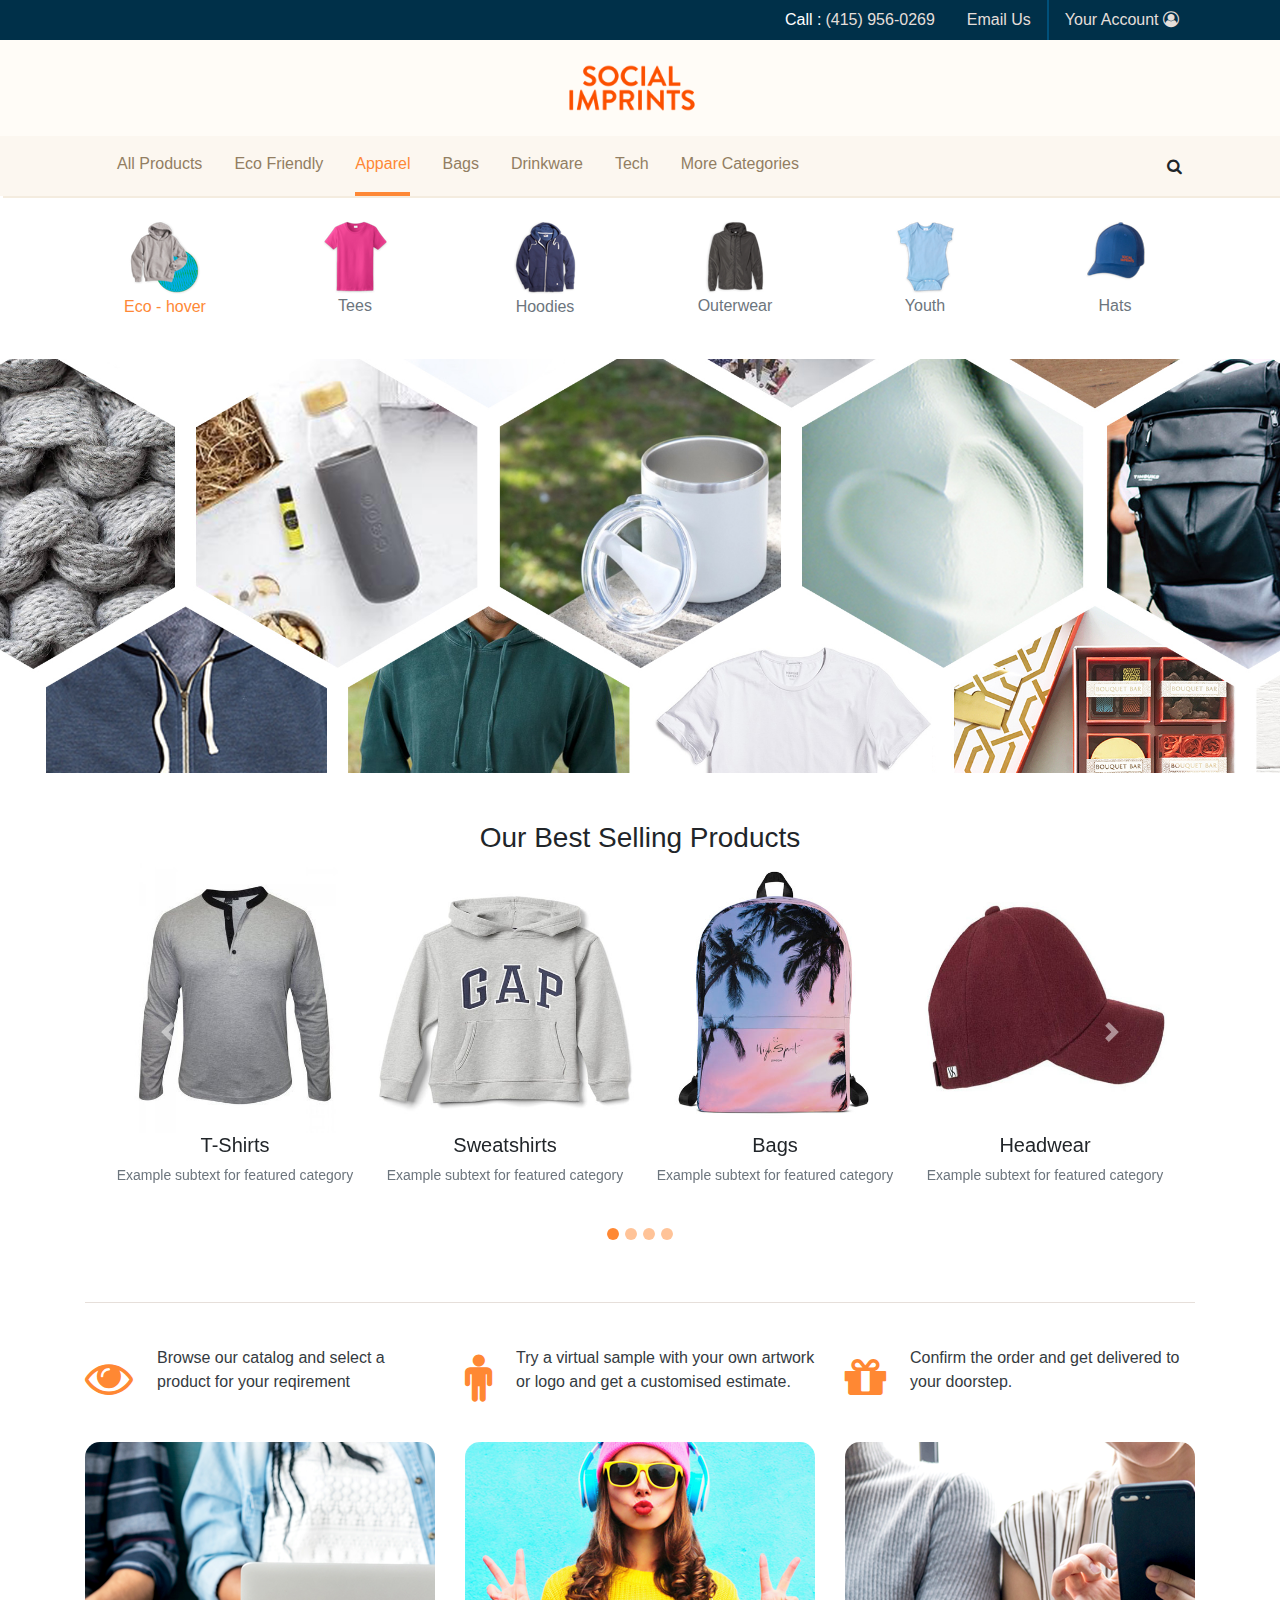
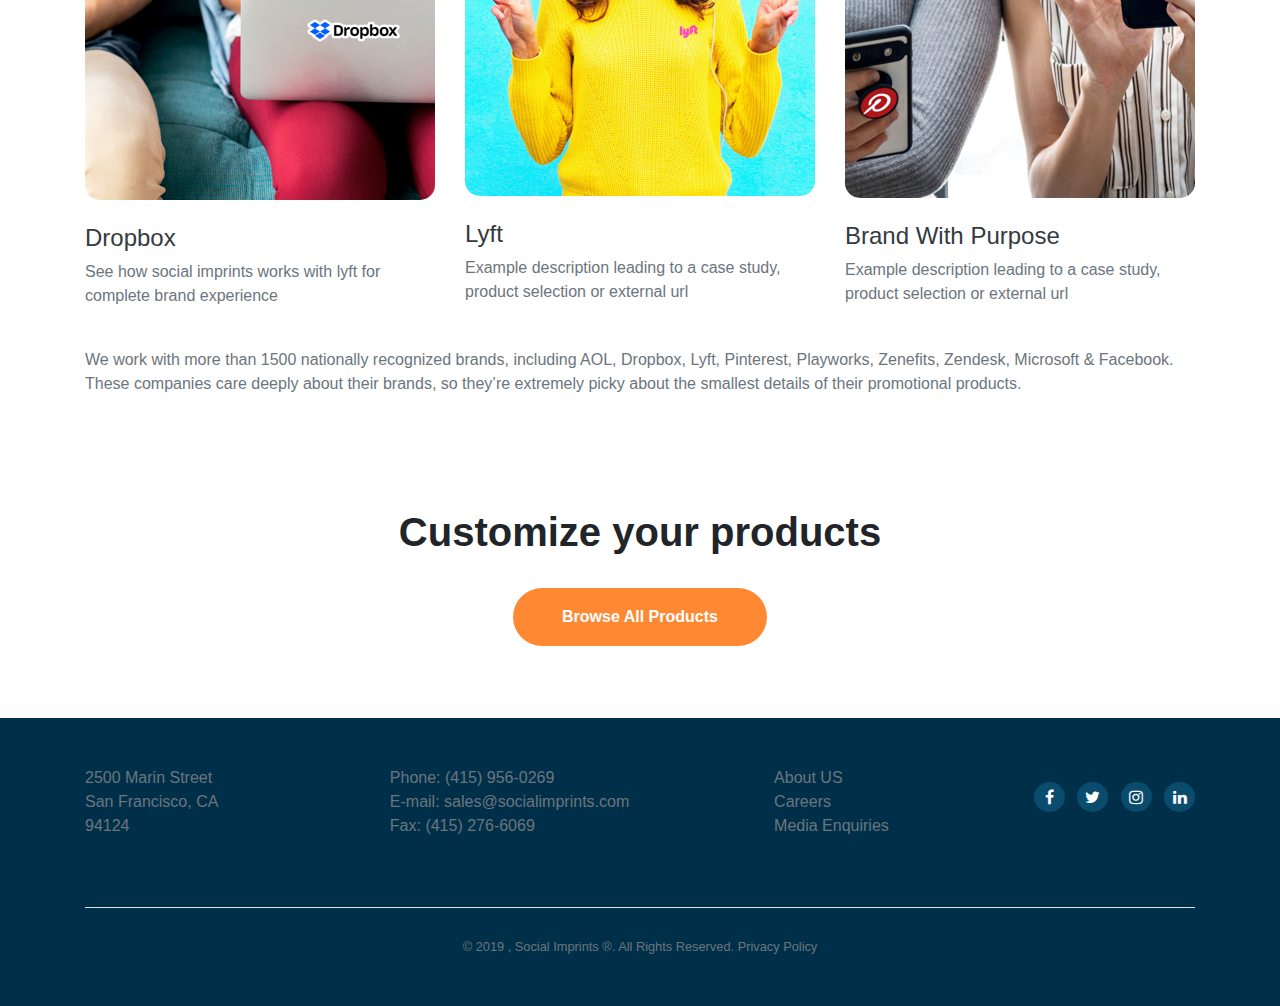
<file: socialimprint/index.html>
<!doctype html>
<html lang="en">
<head>
  <meta charset="utf-8">
  <title>Social Imprints</title>
  
  <meta name="viewport" content="width=device-width, initial-scale=1">
  <link rel="stylesheet" href="https://cdnjs.cloudflare.com/ajax/libs/font-awesome/4.7.0/css/font-awesome.min.css">
  <link rel="stylesheet" href="https://maxcdn.bootstrapcdn.com/bootstrap/4.4.1/css/bootstrap.min.css">
  <link rel="stylesheet" type="text/css" href="style.css">

</head>
<body>

  <!--starting of header-contact-->
  <div class="bg-blue">
    <div class="container">
      <ul class="nav jc-center justify-content-md-end">
        <li class="nav-item d-flex align-items-center font-10">
          <span class="text-white">Call :</span>
          <a class="nav-link text-peach hover-orange pl-1" href="tel: 4159560269">(415) 956-0269</a>
        </li>
        <li class="nav-item border-info-right font-10">
          <a class="nav-link text-peach hover-orange" href="mailto: sales@socialimprints.com">Email Us
          </a>
        </li>
        <li class="nav-item font-10">
          <a class="nav-link text-peach hover-orange" href="#;">Your Account 
            <i class="fa fa-user-circle-o" aria-hidden="true"></i>
          </a>
        </li>
      </ul><!--end of nav-->
    </div><!--end of container-->
  </div><!--end of bg-blue-->

  <!--end of header-contact-->

  <!--stating of logo-->
  <div class="body-bg">
    <div class="container text-center">
      <a class="navbar-brand py-4 maxw-130" href="index.html">
        <img src="images/logo.png" alt="" class="img-fluid w-100">
      </a>
    </div><!--end of container-->
  </div><!--end of body-bg-->
  <!--end of logo-->

  <!--starting of navbar-->

  <div class="bg-light-peach">
    <div class="container">
      <div class="row">
        <div class="col-auto">
          <nav class="navbar navbar-expand-lg pb-0">
            <button class="navbar-toggler" type="button" data-toggle="collapse" data-target="#collapsibleNavbar">
              <span class="navbar-toggler-icon">
                <i class="fa fa-bars custom-toggler" aria-hidden="true"></i>
              </span>
            </button>
            <div class="collapse navbar-collapse " id="collapsibleNavbar">
              <ul class="navbar-nav">
                <li class="nav-item">
                  <a class="nav-link text-brown hover-orange hover-orange-border pb-3 px-0 mx-3" href="product.html">All Products</a>
                </li>
                <li class="nav-item">
                  <a class="nav-link text-brown hover-orange hover-orange-border pb-3 px-0 mx-3" href="#;">Eco Friendly</a>
                </li>
                <li class="nav-item">
                  <a class="nav-link text-brown hover-orange hover-orange-border pb-3 px-0 mx-3 navbar-active active-border" href="apparel.html">Apparel</a>
                </li>
                <li class="nav-item">
                  <a class="nav-link text-brown hover-orange hover-orange-border pb-3 px-0 mx-3" href="#;">Bags
                  </a>
                </li>
                <li class="nav-item">
                  <a class="nav-link text-brown hover-orange hover-orange-border pb-3 px-0 mx-3" href="#;">Drinkware</a>
                </li>
                <li class="nav-item">
                  <a class="nav-link text-brown hover-orange hover-orange-border pb-3 px-0 mx-3" href="#;">Tech
                  </a>
                </li>
                <li class="nav-item">
                  <a class="nav-link text-brown hover-orange hover-orange-border pb-3 px-0 ml-3" href="#;">More Categories</a>
                </li>   
              </ul>
            </div>
          </nav><!--end of nav-->
        </div>
        <div class="col-auto ml-auto d-flex align-items-lg-center align-sm-start">
          <div class="input-group">
            <button class="btn pt-sm-2" type="button" data-toggle="dropdown" aria-haspopup="true" aria-expanded="false">
              <i class="fa fa-search" aria-hidden="true"></i>
            </button>
            <div class="dropdown-menu dropdown-menu-right p-0">
              <div class="input-group-prepend">
                <input type="text" class="form-control custom-control border-0 pl-2" placeholder="Search here" aria-label="Search here" aria-describedby="button-addon2">
                <div class="input-group-append">
                  <button class="btn btn-orange text-white" type="button" id="button-addon2">Button</button>
                </div><!--end of input-group-append-->
              </div><!--end of input-group-prepand-->
            </div><!--end of dropdown-menu-->
          </div><!--end of input-group-->
        </div><!--end of col-->
      </div><!--end of row-->
    </div><!--end of container-->
  </div><!--end of bg-light-peach-->

  <!--end of navbar-->

  <!--starting of apparel-options-->

  <div class="container py-4">
    <div class="row text-center">
      <div class="col-lg-2 col-md-4">
        <img src="images/apparel1.png" class="img-fluid">
        <p class="navbar-active">Eco - hover</p>
      </div>
      <div class="col-lg-2 col-md-4">
        <img src="images/apparel2.png" class="img-fluid">
        <p class="text-muted hover-orange">Tees</p>
      </div>
      <div class="col-lg-2 col-md-4">
        <img src="images/apparel3.png" class="img-fluid">
        <p class="text-muted hover-orange">Hoodies</p>
      </div>
      <div class="col-lg-2 col-md-4">
        <img src="images/apparel4.png" class="img-fluid">
        <p class="text-muted hover-orange">Outerwear</p>
      </div>
      <div class="col-lg-2 col-md-4">
        <img src="images/apparel5.png" class="img-fluid">
        <p class="text-muted hover-orange">Youth</p>
      </div>
      <div class="col-lg-2 col-md-4">
        <img src="images/apparel6.png" class="img-fluid">
        <p class="text-muted hover-orange">Hats</p>
      </div>
    </div><!--end of row-->
  </div><!--end of container-->

  <!--end of apparel-options-->

  <!--starting of banner-->

  <div class="container-fluid p-0">
    <img src="images/banner.png" class="img-fluid w-100">
  </div><!--end of container-fluid-->

  <!--end of banner-->

  <!--starting of best products carousel-->

  <div class="container py-5">
    <h3 class="text-center">Our Best Selling Products</h3>
    <div id="demo" class="carousel slide" data-ride="carousel">
      <ul class="carousel-indicators">
        <li data-target="#demo" data-slide-to="0" class="active">
        </li>
        <li data-target="#demo" data-slide-to="1"></li>
        <li data-target="#demo" data-slide-to="2"></li>
        <li data-target="#demo" data-slide-to="3"></li>
      </ul>
      <div class="carousel-inner">
        <div class="carousel-item active">
          <div class="col-md-12 d-flex">
            <div class="panel panel-default">
              <div class="panel-thumbnail">
                <a href="#" title="image 1" class="thumb">
                  <img class="img-fluid w-100 mx-auto d-block" src="images/tshirt.jpg" alt="slide 1">
                </a>
                <h5 class="text-center font-sm-14">T-Shirts</h5>
                <p class="text-muted text-center font-14 font-10">Example subtext for featured category</p>
              </div>
            </div>
            <div class="panel panel-default">
              <div class="panel-thumbnail">
                <a href="#" title="image 3" class="thumb">
                  <img class="img-fluid w-100 mx-auto d-block" src="images/sweatshirt1.jpg" alt="slide 2">
                </a>
                <h5 class="text-center font-sm-14">Sweatshirts</h5>
                <p class="text-muted text-center font-14 font-10">Example subtext for featured category</p>
              </div>
            </div>
            <div class="panel panel-default">
              <div class="panel-thumbnail">
                <a href="#" title="image 3" class="thumb">
                  <img class="img-fluid w-100 mx-auto d-block" src="images/bags1.jpg" alt="slide 2">
                </a>
                <h5 class="text-center font-sm-14">Bags</h5>
                <p class="text-muted text-center font-14 font-10">Example subtext for featured category</p>
              </div>
            </div>
            <div class="panel panel-default">
              <div class="panel-thumbnail">
                <a href="#" title="image 3" class="thumb">
                  <img class="img-fluid w-100 mx-auto d-block" src="images/headwear1.jpg" alt="slide 2">
                </a>
                <h5 class="text-center font-sm-14">Headwear</h5>
                <p class="text-muted text-center font-14 font-10">Example subtext for featured category</p>
              </div>
            </div>
          </div>
        </div>
        <div class="carousel-item">
          <div class="col-md-12 d-flex">
            <div class="panel panel-default">
              <div class="panel-thumbnail">
                <a href="#" title="image 1" class="thumb">
                  <img class="img-fluid w-100 mx-auto d-block" src="images/tshirt.jpg" alt="slide 1">
                </a>
                <h5 class="text-center font-sm-14">T-Shirts</h5>
                <p class="text-muted text-center font-14 font-10">Example subtext for featured category</p>
              </div>
            </div>
            <div class="panel panel-default">
              <div class="panel-thumbnail">
                <a href="#" title="image 3" class="thumb">
                  <img class="img-fluid w-100 mx-auto d-block" src="images/sweatshirt1.jpg" alt="slide 2">
                </a>
                <h5 class="text-center font-sm-14">Sweatshirts</h5>
                <p class="text-muted text-center font-14 font-10">Example subtext for featured category</p>
              </div>
            </div>
            <div class="panel panel-default">
              <div class="panel-thumbnail">
                <a href="#" title="image 3" class="thumb">
                  <img class="img-fluid w-100 mx-auto d-block" src="images/bags1.jpg" alt="slide 2">
                </a>
                <h5 class="text-center font-sm-14">Bags</h5>
                <p class="text-muted text-center font-14 font-10">Example subtext for featured category</p>
              </div>
            </div>
            <div class="panel panel-default">
              <div class="panel-thumbnail">
                <a href="#" title="image 3" class="thumb">
                  <img class="img-fluid w-100 mx-auto d-block" src="images/headwear1.jpg" alt="slide 2">
                </a>
                <h5 class="text-center font-sm-14">Headwear</h5>
                <p class="text-muted text-center font-14 font-10">Example subtext for featured category</p>
              </div>
            </div>
          </div>
        </div>
        <div class="carousel-item">
          <div class="col-md-12 d-flex">
            <div class="panel panel-default">
              <div class="panel-thumbnail">
                <a href="#" title="image 1" class="thumb">
                  <img class="img-fluid w-100 mx-auto d-block" src="images/tshirt.jpg" alt="slide 1">
                </a>
                <h5 class="text-center font-sm-14">T-Shirts</h5>
                <p class="text-muted text-center font-14 font-10">Example subtext for featured category</p>
              </div>
            </div>
            <div class="panel panel-default">
              <div class="panel-thumbnail">
                <a href="#" title="image 3" class="thumb">
                  <img class="img-fluid w-100 mx-auto d-block" src="images/sweatshirt1.jpg" alt="slide 2">
                </a>
                <h5 class="text-center font-sm-14">Sweatshirts</h5>
                <p class="text-muted text-center font-14 font-10">Example subtext for featured category</p>
              </div>
            </div>
            <div class="panel panel-default">
              <div class="panel-thumbnail">
                <a href="#" title="image 3" class="thumb">
                  <img class="img-fluid w-100 mx-auto d-block" src="images/bags1.jpg" alt="slide 2">
                </a>
                <h5 class="text-center font-sm-14">Bags</h5>
                <p class="text-muted text-center font-14 font-10">Example subtext for featured category</p>
              </div>
            </div>
            <div class="panel panel-default">
              <div class="panel-thumbnail">
                <a href="#" title="image 3" class="thumb">
                  <img class="img-fluid w-100 mx-auto d-block" src="images/headwear1.jpg" alt="slide 2">
                </a>
                <h5 class="text-center font-sm-14">Headwear</h5>
                <p class="text-muted text-center font-14 font-10">Example subtext for featured category</p>
              </div>
            </div>
          </div>
        </div>
        <div class="carousel-item">
          <div class="col-md-12 d-flex">
            <div class="panel panel-default">
              <div class="panel-thumbnail">
                <a href="#" title="image 1" class="thumb">
                  <img class="img-fluid w-100 mx-auto d-block" src="images/tshirt.jpg" alt="slide 1">
                </a>
                <h5 class="text-center font-sm-14">T-Shirts</h5>
                <p class="text-muted text-center font-14 font-10">Example subtext for featured category</p>
              </div>
            </div>
            <div class="panel panel-default">
              <div class="panel-thumbnail">
                <a href="#" title="image 3" class="thumb">
                  <img class="img-fluid w-100 mx-auto d-block" src="images/sweatshirt1.jpg" alt="slide 2">
                </a>
                <h5 class="text-center font-sm-14">Sweatshirts</h5>
                <p class="text-muted text-center font-14 font-10">Example subtext for featured category</p>
              </div>
            </div>
            <div class="panel panel-default">
              <div class="panel-thumbnail">
                <a href="#" title="image 3" class="thumb">
                  <img class="img-fluid w-100 mx-auto d-block" src="images/bags1.jpg" alt="slide 2">
                </a>
                <h5 class="text-center font-sm-14">Bags</h5>
                <p class="text-muted text-center font-14  font-10">Example subtext for featured category</p>
              </div>
            </div>
            <div class="panel panel-default">
              <div class="panel-thumbnail">
                <a href="#" title="image 3" class="thumb">
                  <img class="img-fluid w-100 mx-auto d-block" src="images/headwear1.jpg" alt="slide 2">
                </a>
                <h5 class="text-center font-sm-14">Headwear</h5>
                <p class="text-muted text-center font-14 font-10">Example subtext for featured category</p>
              </div>
            </div>
          </div>
        </div>
      </div>
      <a class="carousel-control-prev" href="#demo" data-slide="prev">
        <span class="carousel-control-prev-icon"></span>
      </a>
      <a class="carousel-control-next" href="#demo" data-slide="next">
        <span class="carousel-control-next-icon"></span>
      </a>
    </div>
  </div>
  
  <!--end of best product carousel-->

  <!--starting of horizontal rule-->

  <div class="container pt-5 pb-3">
    <img src="images/rule.png" class="img-fluid w-100">
  </div><!--end of container-->

  <!--end of horizontal rule-->

  <!--starting of browse-->

  <div class="container">
    <div class="row py-2">
      <div class="col-lg-4 col-md-4 d-flex align-items-center">
        <i class="fa fa-eye fa-3x pr-4 text-orange" aria-hidden="true"></i>
        <p class="text-dark">Browse our catalog and select a product for your reqirement</p>
      </div><!--end of col-->
      <div class="col-lg-4 col-md-4 d-flex align-items-center">
        <i class="fa fa-male fa-3x pr-4 text-orange" aria-hidden="true"></i>
        <p class="text-dark pl-12">Try a virtual sample with your own artwork or logo and get a customised estimate.</p>
      </div><!--end of col-->
      <div class="col-lg-4 col-md-4 d-flex align-items-center">
        <i class="fa fa-gift fa-3x pr-4 text-orange" aria-hidden="true"></i>
        <p class="text-dark">Confirm the order and get delivered to your doorstep.</p>
      </div><!--end of col-->
    </div><!--end of row-->
  </div><!--end of container-->

  <!--end of browse-->

  <!--starting of drop image section-->

  <div class="container">
    <div class="row py-4">
      <div class="col-lg-4 col-md-4">
        <img src="images/drop.png" class="img-fluid rounded-xl w-100">
        <h4 class="text-dark pt-4">Dropbox</h4>
        <p class="text-muted">See how social imprints works with lyft for complete brand experience</p>
      </div><!--end of col-->
      <div class="col-lg-4 col-md-4">
        <img src="images/headphone.png" class="img-fluid rounded-xl w-100">
        <h4 class="text-dark pt-4">Lyft</h4>
        <p class="text-muted">Example description leading to a case study, product selection or external url</p>
      </div><!--end of col-->
      <div class="col-lg-4 col-md-4">
        <img src="images/phone.png" class="img-fluid rounded-xl w-100">
        <h4 class="text-dark pt-4">Brand With Purpose</h4>
        <p class="text-muted">Example description leading to a case study, product selection or external url</p>
      </div><!--end of col-->
    </div><!--end of row-->
    <div class="row pb-5">
      <div class="col-lg-12">
        <p class="text-muted">We work with more than 1500 nationally recognized brands, including AOL, Dropbox, Lyft, Pinterest, Playworks, Zenefits, Zendesk, Microsoft & Facebook. These companies care deeply about their brands, so they’re extremely picky about the smallest details of their promotional products.
        </p>
      </div><!--end of col-->
    </div><!--end of row-->
  </div><!--end of container-->

  <!--end of drop image section-->

  <!--starting of customized products-->

  <div class="container">
    <div class="row py-5">
      <div class="col-md-12 text-center">
        <h1 class="font-weight-bold">Customize your products</h1>
        <a href="product.html" class="btn btn-link bg-gradient-warning btn-orange px-5 py-3 text-white text-decoration-none font-weight-bold mt-4 rounded-pill">
          Browse All Products
        </a>
      </div><!--end of col-->
    </div><!--end of row-->
  </div><!--end of container-->

  <!--end of customized products-->

  <!--starting of footer-->

  <footer class="bg-blue mt-4">
    <div class="container">
      <div class="row py-5 justify-content-between text-align-center">
        <div class="col-lg-2 col-md-3">
          <address class="text-muted ">2500 Marin Street San Francisco, CA 94124</address>
        </div><!--end of col-->
        <div class="col-lg-auto col-md-4">
          <span class="text-muted">Phone: </span>
          <a href="tel: 4159560269" class="text-muted text-decoration-none hover">(415) 956-0269</a><br>
          <span class="text-muted">E-mail: </span>
          <a href="mailto: sales@socialimprints.com" class="text-muted text-decoration-none hover">sales@socialimprints.com</a><br>
          <span class="text-muted">Fax: </span>
          <a href="#;" class="text-muted text-decoration-none hover">(415) 276-6069</a>
        </div><!--end of col-->
        <div class="col-lg-auto col-md-3 pt-15">
          <ul class="p-0">
            <li class="list-unstyled">
              <a href="#;" class="text-muted hover">About US</a>
            </li>
            <li class="list-unstyled">
              <a href="#;" class="text-muted hover">Careers</a>
            </li>
            <li class="list-unstyled">
              <a href="#;" class="text-muted hover">Media Enquiries
              </a>
            </li>
          </ul>
        </div><!--end of col-->
        <div class="col-lg-auto col-md-2 pt-15">
          <a href="https://www.facebook.com/" class="pt-1 d-inline-block bg-icon rounded-circle mr-2 text-decoration-none">
            <i class="fa fa-facebook text-white text-center icon-wh" aria-hidden="true">
            </i>
          </a>
          <a href="https://twitter.com/" class="pt-1 d-inline-block bg-icon rounded-circle mr-2 text-decoration-none">
            <i class="fa fa-twitter text-white text-center icon-wh" aria-hidden="true"></i>
          </a>
          <a href="https://www.instagram.com/" class="pt-1 d-inline-block bg-icon rounded-circle mr-2 mt-md-3 text-decoration-none">
            <i class="fa fa-instagram text-white text-center icon-wh" aria-hidden="true"></i>
          </a>
          <a href="https://in.linkedin.com/" class="pt-1 d-inline-block bg-icon rounded-circle mt-md-3 text-decoration-none">
            <i class="fa fa-linkedin text-white text-center icon-wh" aria-hidden="true"></i>
          </a>
        </div><!--end of col-->
      </div><!--end of row-->
      <div class="row">
        <div class="col-lg-12">
          <img src="images/rule.png" class="img-fluid w-100">
        </div><!--end of col-->
        <div class="col-lg-12 text-center pb-5 pt-2">
          <small class="text-muted">© 2019 , Social Imprints ®. All Rights Reserved. 
            <a href="#;" class="text-muted hover">Privacy Policy</a>
          </small>
        </div><!--end of col-->
      </div><!--end of row-->
    </div><!--end of container-->
  </footer><!--end of footer-->

  <!--end of footer-->

  <!--starting of script-->

  <script src="https://ajax.googleapis.com/ajax/libs/jquery/3.4.1/jquery.min.js"></script>
  <script src="https://cdnjs.cloudflare.com/ajax/libs/popper.js/1.16.0/umd/popper.min.js"></script>
  <script src="https://maxcdn.bootstrapcdn.com/bootstrap/4.4.1/js/bootstrap.min.js"></script>

  <!--end of script-->

</body>
</html>
</file>
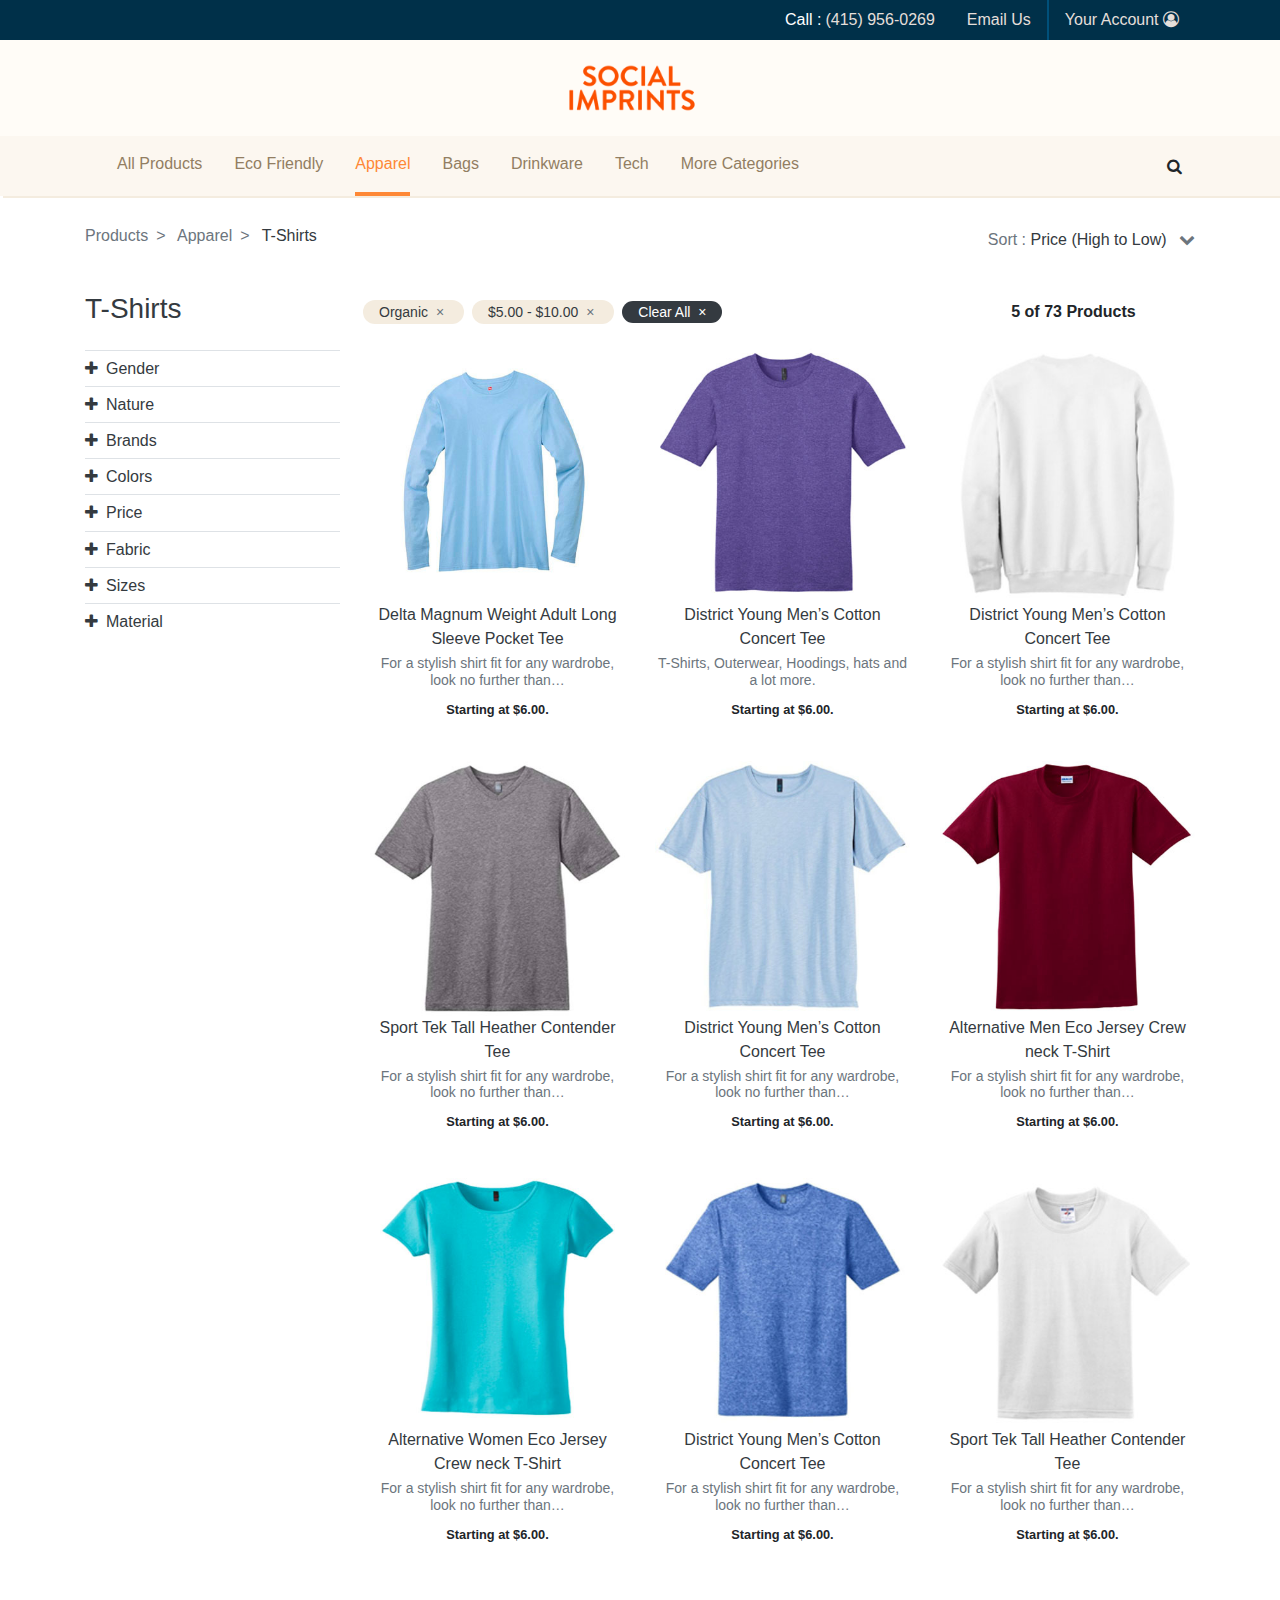
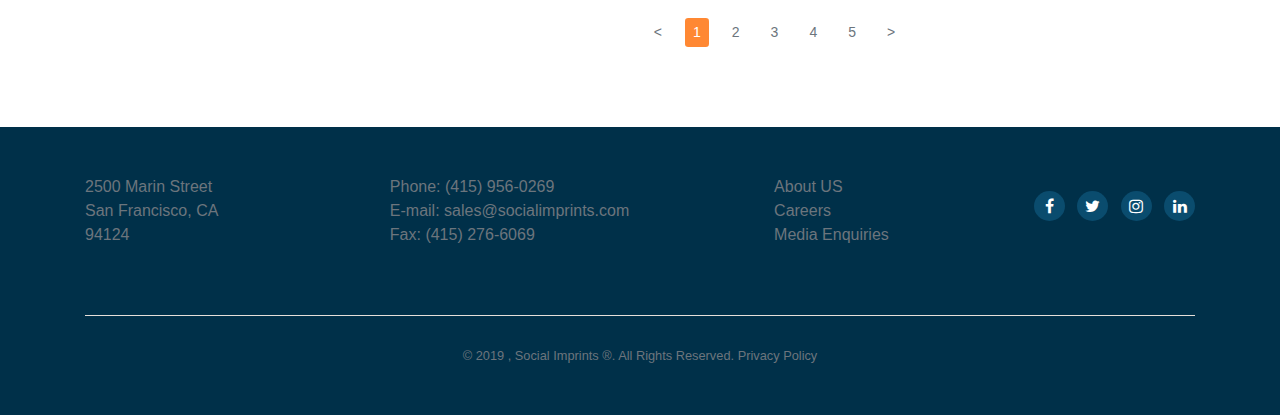
<file: socialimprint/apparel.html>
<!doctype html>
<html lan="en">
<head>
  <meta charset="utf-8">
  <title>Apparels</title>
  <link rel="stylesheet" type="text/css" href="style.css">
  <link rel="stylesheet" href="https://cdnjs.cloudflare.com/ajax/libs/font-awesome/4.7.0/css/font-awesome.min.css">

  <meta name="viewport" content="width=device-width, initial-scale=1">
  <link rel="stylesheet" href="https://maxcdn.bootstrapcdn.com/bootstrap/4.4.1/css/bootstrap.min.css">
  
</head>

<body>

  <!--starting of header-contact-->
  <div class="bg-blue">
    <div class="container">
      <ul class="nav jc-center justify-content-md-end">
        <li class="nav-item d-flex align-items-center font-10">
          <span class="text-white">Call :</span>
          <a class="nav-link text-peach hover-orange pl-1" href="tel: 4159560269">(415) 956-0269</a>
        </li>
        <li class="nav-item border-info-right font-10">
          <a class="nav-link text-peach hover-orange" href="mailto: sales@socialimprints.com">Email Us</a>
        </li>
        <li class="nav-item font-10">
          <a class="nav-link text-peach hover-orange" href="#;">Your Account 
            <i class="fa fa-user-circle-o" aria-hidden="true"></i>
          </a>
        </li>
      </ul><!--end of nav-->
    </div><!--end of container-->
  </div><!--end of bg-blue-->

  <!--end of header-contact-->

  <!--stating of logo-->
  <div class="body-bg">
    <div class="container text-center">
      <a class="navbar-brand py-4 maxw-130" href="index.html">
        <img src="images/logo.png" alt="" class="img-fluid w-100">
      </a>
    </div><!--end of container-->
  </div><!--end of body-bg-->
  <!--end of logo-->

  <!--starting of navbar-->

  <div class="bg-light-peach">
    <div class="container">
      <div class="row">
        <div class="col-auto">
          <nav class="navbar navbar-expand-lg pb-0">
            <button class="navbar-toggler" type="button" data-toggle="collapse" data-target="#collapsibleNavbar">
              <span class="navbar-toggler-icon">
                <i class="fa fa-bars custom-toggler" aria-hidden="true"></i>
              </span>
            </button>
            <div class="collapse navbar-collapse " id="collapsibleNavbar">
              <ul class="navbar-nav">
                <li class="nav-item">
                  <a class="nav-link text-brown hover-orange hover-orange-border pb-3 px-0 mx-3" href="product.html">All Products</a>
                </li>
                <li class="nav-item">
                  <a class="nav-link text-brown hover-orange hover-orange-border pb-3 px-0 mx-3" href="#;">Eco Friendly</a>
                </li>
                <li class="nav-item">
                  <a class="nav-link text-brown hover-orange hover-orange-border pb-3 px-0 mx-3 navbar-active active-border" href="apparel.html">Apparel</a>
                </li>
                <li class="nav-item">
                  <a class="nav-link text-brown hover-orange hover-orange-border pb-3 px-0 mx-3" href="#;">Bags
                  </a>
                </li>
                <li class="nav-item">
                  <a class="nav-link text-brown hover-orange hover-orange-border pb-3 px-0 mx-3" href="#;">Drinkware</a>
                </li>
                <li class="nav-item">
                  <a class="nav-link text-brown hover-orange hover-orange-border pb-3 px-0 mx-3" href="#;">Tech
                  </a>
                </li>
                <li class="nav-item">
                  <a class="nav-link text-brown hover-orange hover-orange-border pb-3 px-0 ml-3" href="#;">More Categories</a>
                </li>   
              </ul>
            </div>
          </nav><!--end of nav-->
        </div>
        <div class="col-auto ml-auto d-flex align-items-lg-center align-sm-start">
          <div class="input-group">
            <button class="btn pt-sm-2" type="button" data-toggle="dropdown" aria-haspopup="true" aria-expanded="false">
              <i class="fa fa-search" aria-hidden="true"></i>
            </button>
            <div class="dropdown-menu dropdown-menu-right p-0">
              <div class="input-group-prepend">
                <input type="text" class="form-control custom-control w-auto border-0 pl-2" placeholder="Search here" aria-label="Search here" aria-describedby="button-addon2">
                <div class="input-group-append">
                  <button class="btn btn-orange text-white" type="button" id="button-addon2">Button</button>
                </div><!--end of input-group-append-->
              </div><!--end of input-group-prepand-->
            </div><!--end of dropdown-menu-->
          </div><!--end of input-group-->
        </div><!--end of col-->
      </div><!--end of row-->
    </div><!--end of container-->
  </div><!--end of bg-light-peach-->

  <!--end of navbar-->

  <!--starting of breadcrumbs-->

  <div class="container">
    <div class="row bg-white my-3">
      <div class="col-md-auto">
        <nav>
          <ol class="breadcrumb bg-white pl-0">
            <li class="breadcrumb-item font-sm-14">
              <a href="#;" class="text-muted">Products</a>
            </li>
            <li class="breadcrumb-item font-sm-14">
              <a href="#;" class="text-muted">Apparel</a>
            </li>
            <li class="breadcrumb-item font-sm-14">
              <a href="#;" class="text-dark">T-Shirts</a>
            </li>
          </ol>
        </nav>
      </div><!--end of col-->
      <div class="col-md-auto ml-auto">
        <p class="text-muted pt-md-3 font-sm-14">Sort : 
          <span class="text-dark pr-2">Price (High to Low)</span>
          <i class="fa fa-chevron-down" aria-hidden="true"></i>
        </p>
      </div><!--end of col-->
    </div><!--end of row-->
  </div><!--end of container-->

  <!--end of breadcrumbs-->

  <!--starting of main section-->

  <div class="container position-relative">
    <div class="row">
      <div class="col-md-3">
        <div class="row">
          <div class="col-md-12 pb-3">
            <h3 class="text-dark">T-Shirts</h3>
          </div><!--end of col-->
        </div><!--end of row-->
        <div class="panel-group border-top py-2">
          <div class="panel panel-default">
            <div class="panel-heading">
              <h6 class="panel-title mb-0">
                <a data-toggle="collapse" href="#collapse1" class="text-dark text-decoration-none">
                  <i class="fa fa-plus mr-2" aria-hidden="true">
                  </i>Gender
                </a>
              </h6><!--end of panel-title-->
            </div><!--end of panel-heading-->
            <div id="collapse1" class="panel-collapse collapse">
              <ul class="list-group">
                <li class="list-group-item border border-0 p-0">
                  <a href="#;" class="color-bg">
                    <form class="label-hover">
                      <div class="custom-control custom-checkbox">
                        <input type="checkbox" name="" id="men" class="custom-control-input custom-color mr-2">
                        <label for="men" class="custom-control-label mr-sm-2 text-muted pointer ">Men
                        </label>
                      </div><!--end of custom-control-->
                    </form><!--end of label-hover-->
                  </a><!--end of color-bg-->
                </li><!--end of list-group-item-->
                <li class="list-group-item border border-0 p-0">
                  <a href="#;" class="color-bg">
                    <form class="label-hover">
                      <div class="custom-control custom-checkbox">
                        <input type="checkbox" name="" id="women" class="custom-control-input custom-color mr-2">
                        <label for="women" class="custom-control-label mr-sm-2 text-muted pointer">Women
                        </label>
                      </div><!--end of custom-control-->
                    </form><!--end of label-hover-->
                  </a><!--end of color-bg-->
                </li><!--end of list-group-item-->
                <li class="list-group-item border border-0 p-0">
                  <a href="#;" class="color-bg">
                    <form class="label-hover">
                      <div class="custom-control custom-checkbox">
                        <input type="checkbox" name="" id="unisex" class="custom-control-input custom-color mr-2">
                        <label for="unisex" class="custom-control-label mr-sm-2 text-muted pointer">Unisex
                        </label>
                      </div><!--end of custom-control-->
                    </form><!--end of label-hover-->
                  </a><!--end of color-bg-->
                </li><!--end of list-group-item-->
              </ul><!--end of list-group-->
            </div><!--end of panel-collapse-->
          </div><!--end of panel-->
        </div><!--end of panel-group-->

        <div class="panel-group border-top py-2">
          <div class="panel panel-default">
            <div class="panel-heading">
              <h6 class="panel-title mb-0">
                <a data-toggle="collapse" href="#collapse2" class="text-dark text-decoration-none">
                  <i class="fa fa-plus mr-2" aria-hidden="true">
                  </i>Nature
                </a>
              </h6>
            </div>
            <div id="collapse2" class="panel-collapse collapse">
              <ul class="list-group">
                <li class="list-group-item border border-0 p-0">
                  <a href="#;" class="color-bg">
                    <form class="label-hover">
                      <div class="custom-control custom-checkbox">
                        <input type="checkbox" name="" id="evs" class="custom-control-input custom-color mr-2">
                        <label for="evs" class="custom-control-label mr-sm-2 text-muted pointer">Environment Friendly
                        </label>
                      </div>
                    </form>
                  </a>
                </li>
                <li class="list-group-item border border-0 p-0">
                  <a href="#;" class="color-bg">
                    <form class="label-hover">
                      <div class="custom-control custom-checkbox">
                        <input type="checkbox" name="" id="recycle" class="custom-control-input custom-color mr-2">
                        <label for="recycle" class="custom-control-label mr-sm-2 text-muted pointer">Recyclable
                        </label>
                      </div>
                    </form>
                  </a>
                </li>
                <li class="list-group-item border border-0 p-0">
                  <a href="#;" class="color-bg">
                    <form class="label-hover">
                      <div class="custom-control custom-checkbox">
                        <input type="checkbox" name="" id="organic" class="custom-control-input custom-color mr-2">
                        <label for="organic" class="custom-control-label mr-sm-2 text-muted pointer">Organic
                        </label>
                      </div>
                    </form>
                  </a>
                </li>
                <li class="list-group-item border border-0 p-0">
                  <a href="#;" class="color-bg">
                    <form class="label-hover">
                      <div class="custom-control custom-checkbox">
                        <input type="checkbox" name="" id="usa" class="custom-control-input custom-color mr-2">
                        <label for="usa" class="custom-control-label mr-sm-2 text-muted pointer">Made in USA
                        </label>
                      </div><!--end of custom-control-->
                    </form><!--end of label-hover-->
                  </a><!--end of color-bg-->
                </li><!--end of list-group-item-->
              </ul><!--end of list-group-->
            </div><!--end of panel-collapse-->
          </div><!--end of panel-->
        </div><!--end of panel-group-->

        <div class="panel-group border-top py-2">
          <div class="panel panel-default">
            <div class="panel-heading">
              <h6 class="panel-title mb-0">
                <a data-toggle="collapse" href="#collapse3" class="text-dark text-decoration-none">
                  <i class="fa fa-plus mr-2" aria-hidden="true">
                  </i>Brands
                </a>
              </h6><!--end of panel-title-->
            </div><!--end of panel-heading-->
            <div id="collapse3" class="panel-collapse collapse">
              <ul class="list-group">
                <li class="list-group-item border border-0 p-0">
                  <a href="#;" class="color-bg">
                    <form class="label-hover">
                      <div class="custom-control custom-checkbox">
                        <input type="checkbox" name="" id="nike" class="custom-control-input custom-color mr-2">
                        <label for="nike" class="custom-control-label mr-sm-2 text-muted pointer">Nike
                        </label>
                      </div><!--end of custom-control-->
                    </form><!--end of label-hover-->
                  </a><!--end of color-bg-->
                </li><!--end of list-group-item-->
                <li class="list-group-item border border-0 p-0">
                  <a href="#;" class="color-bg">
                    <form class="label-hover">
                      <div class="custom-control custom-checkbox">
                        <input type="checkbox" name="" id="wood" class="custom-control-input custom-color mr-2">
                        <label for="wood" class="custom-control-label mr-sm-2 text-muted pointer">Woodland
                        </label>
                      </div><!--end of custom-control-->
                    </form><!--end of label-hover-->
                  </a><!--end of color-bg-->
                </li><!--end of list-group-item-->
                <li class="list-group-item border border-0 p-0">
                  <a href="#;" class="color-bg">
                    <form class="label-hover">
                      <div class="custom-control custom-checkbox">
                        <input type="checkbox" name="" id="black" class="custom-control-input custom-color mr-2">
                        <label for="black" class="custom-control-label mr-sm-2 text-muted pointer">BlackBerry
                        </label>
                      </div><!--end of custom-control-->
                    </form><!--end of label-hover-->
                  </a><!--end of color-bg-->
                </li><!--end of list-group-item-->
                <li class="list-group-item border border-0 p-0">
                  <a href="#;" class="color-bg">
                    <form class="label-hover">
                      <div class="custom-control custom-checkbox">
                        <input type="checkbox" name="" id="levis" class="custom-control-input custom-color mr-2">
                        <label for="levis" class="custom-control-label mr-sm-2 text-muted pointer">Levis
                        </label>
                      </div><!--end of custom-control-->
                    </form><!--end of label-hover-->
                  </a><!--end of color-bg-->
                </li><!--end of list-group-item-->
              </ul><!--end of list-group-->
            </div><!--end of panel-collapse-->
          </div><!--end of panel-->
        </div><!--end of panel-group-->

        
        <div class="panel-group border-top py-2">
          <div class="panel panel-default">
            <div class="panel-heading">
              <h6 class="panel-title mb-0">
                <a data-toggle="collapse" href="#collapse4" class="text-dark text-decoration-none">
                  <i class="fa fa-plus mr-2" aria-hidden="true"></i>Colors
                </a>
              </h6><!--end of panel-title-->
            </div><!--end of panel-heading-->
            <div id="collapse4" class="panel-collapse collapse">
              <ul class="list-group">
                <li class="list-group-item border border-0 p-0">
                  <a href="#;" class="color-bg">
                    <form class="label-hover">
                      <div class="custom-control custom-checkbox">
                        <input type="checkbox" name="" id="beige" class="custom-control-input color-beige mr-2">
                        <label for="beige" class="custom-control-label mr-sm-2 text-muted pointer">Beige (31)
                        </label>
                      </div><!--end of custom-control-->
                    </form><!--end of label-hover-->
                  </a><!--end of color-bg-->
                </li><!--end of list-group-item-->
                <li class="list-group-item border border-0 p-0">
                  <a href="#;" class="color-bg">
                    <form class="label-hover">
                      <div class="custom-control custom-checkbox">
                        <input type="checkbox" name="" id="blkcolor" class="custom-control-input color-black mr-2">
                        <label for="blkcolor" class="custom-control-label mr-sm-2 text-muted pointer">Black (18)
                        </label>
                      </div><!--end of custom-control-->
                    </form><!--end of label-hover-->
                  </a><!--end of color-bg-->
                </li><!--end of list-group-item-->
                <li class="list-group-item border border-0 p-0">
                  <a href="#;" class="color-bg text-muted">
                    <form class="position-relative blue-hover label-hover">
                      <div class="custom-control custom-checkbox">
                        <input type="checkbox" name="" id="blue" class="custom-control-input color-blue mr-2 bg-warning" checked>
                        <label for="blue" class="custom-control-label mr-sm-2 pointer">Blue (96)</label>
                      </div><!--end of custom-control-->
                      <div class="hover-color hide bg-white shadow-lg rounded-lg pl-3 pr-4 py-3 position-relative">
                        <i class="fa fa-caret-left text-white left-arrow" aria-hidden="true"></i>
                        <div class="row">
                          <div class="col-md-6">
                            <div class="custom-control custom-checkbox">
                              <input type="checkbox" class="custom-control-input custom-color" id="select">
                              <label class="custom-control-label pointer" for="select">Select All
                              </label>
                            </div>
                            <div class="custom-control custom-checkbox">
                              <input type="checkbox" class="custom-control-input custom-color" id="r1">
                              <label class="custom-control-label pointer" for="r1">
                                <img src="images/baby.png" class="img-fluid rounded-circle pr-1">Stonewashed Blue
                              </label>
                            </div>
                            <div class="custom-control custom-checkbox">
                              <input type="checkbox" class="custom-control-input custom-color " checked id="r2">
                              <label class="custom-control-label pointer" for="r2">
                                <img src="images/as.png" class="img-fluid rounded-circle pr-1">Antique Sapphire
                              </label>
                            </div>
                            <div class="custom-control custom-checkbox">
                              <input type="checkbox" class="custom-control-input custom-color " id="r3">
                              <label class="custom-control-label pointer" for="r3">
                                <img src="images/baby.png" class="img-fluid rounded-circle pr-1">Iris
                              </label>
                            </div>
                            <div class="custom-control custom-checkbox">
                              <input type="checkbox" class="custom-control-input custom-color " id="r4">
                              <label class="custom-control-label pointer" for="r4">
                                <img src="images/marine.png" class="img-fluid rounded-circle pr-1">Deep Royal
                              </label>
                            </div>
                            <div class="custom-control custom-checkbox">
                              <input type="checkbox" class="custom-control-input custom-color " id="r5">
                              <label class="custom-control-label pointer" for="r5">
                                <img src="images/mist.png" class="img-fluid rounded-circle pr-1">Mist
                              </label>
                            </div>
                            <div class="custom-control custom-checkbox">
                              <input type="checkbox" class="custom-control-input custom-color" checked id="r6">
                              <label class="custom-control-label pointer" for="r6">
                                <img src="images/indigo.png" class="img-fluid rounded-circle pr-1">Indigo Blue
                              </label>
                            </div>
                            <div class="custom-control custom-checkbox">
                              <input type="checkbox" class="custom-control-input custom-color" id="r7">
                              <label class="custom-control-label pointer" for="r7">
                                <img src="images/mid.png" class="img-fluid rounded-circle pr-1">Midnight
                              </label>
                            </div>
                            <div class="custom-control custom-checkbox">
                              <input type="checkbox" class="custom-control-input custom-color " id="r8">
                              <label class="custom-control-label pointer" for="r8">
                                <img src="images/baby.png" class="img-fluid rounded-circle pr-1">Pacific Blue
                              </label>
                            </div>
                            <div class="custom-control custom-checkbox">
                              <input type="checkbox" class="custom-control-input custom-color " id="r9">
                              <label class="custom-control-label pointer" for="r9">
                                <img src="images/deep.png" class="img-fluid rounded-circle pr-1">Heather Blue
                              </label>
                            </div>
                            <div class="custom-control custom-checkbox">
                              <input type="checkbox" class="custom-control-input custom-color " id="r10">
                              <label class="custom-control-label pointer" for="r10">
                                <img src="images/marine.png" class="img-fluid rounded-circle pr-1">Denim Blue
                              </label>
                            </div>
                            <div class="custom-control custom-checkbox">
                              <input type="checkbox" class="custom-control-input custom-color " id="r11">
                              <label class="custom-control-label pointer" for="r11">
                                <img src="images/caribbean.png" class="img-fluid rounded-circle pr-1">Caribbean Blue
                              </label>
                            </div>
                            <div class="custom-control custom-checkbox">
                              <input type="checkbox" class="custom-control-input custom-color " id="r12">
                              <label class="custom-control-label pointer" for="r12">
                                <img src="images/turquoise.png" class="img-fluid rounded-circle pr-1">Light Turquoise
                              </label>
                            </div>
                            <div class="custom-control custom-checkbox">
                              <input type="checkbox" class="custom-control-input custom-color " id="r13">
                              <label class="custom-control-label pointer" for="r13">
                                <img src="images/baby.png" class="img-fluid rounded-circle pr-1">Ice Blue
                              </label>
                            </div>
                            <div class="custom-control custom-checkbox">
                              <input type="checkbox" class="custom-control-input custom-color " id="r14">
                              <label class="custom-control-label pointer" for="r14">
                                <img src="images/aquatic.png" class="img-fluid rounded-circle pr-1">Aquatic Blue</label>
                              </div>
                            </div><!--end of col-->
                            <div class="col-md-6">
                              <div class="custom-control custom-checkbox">
                                <input type="checkbox" class="custom-control-input custom-color " checked id="r15">
                                <label class="custom-control-label pointer" for="r15">
                                  <img src="images/deep.png" class="img-fluid rounded-circle pr-1">Maritime Blue
                                </label>
                              </div>
                              <div class="custom-control custom-checkbox">
                                <input type="checkbox" class="custom-control-input custom-color " id="r16">
                                <label class="custom-control-label pointer" for="r16">
                                  <img src="images/marine.png" class="img-fluid rounded-circle pr-1">Carolina Blue
                                </label>
                              </div>
                              <div class="custom-control custom-checkbox">
                                <input type="checkbox" class="custom-control-input custom-color " id="r17">
                                <label class="custom-control-label pointer" for="r17">
                                  <img src="images/deep.png" class="img-fluid rounded-circle pr-1">Blue Moon
                                </label>
                              </div>
                              <div class="custom-control custom-checkbox">
                                <input type="checkbox" class="custom-control-input custom-color " checked id="r18">
                                <label class="custom-control-label pointer" for="r18">
                                  <img src="images/deep.png" class="img-fluid rounded-circle pr-1">Deep Navy
                                </label>
                              </div>
                              <div class="custom-control custom-checkbox">
                                <input type="checkbox" class="custom-control-input custom-color " id="r19">
                                <label class="custom-control-label pointer" for="r19">
                                  <img src="images/baby.png" class="img-fluid rounded-circle pr-1">Baby Blue
                                </label>
                              </div>
                              <div class="custom-control custom-checkbox">
                                <input type="checkbox" class="custom-control-input custom-color " id="r20">
                                <label class="custom-control-label pointer" for="r20">
                                  <img src="images/marine.png" class="img-fluid rounded-circle pr-1">Deep Marine</label>
                                </div>
                                <div class="custom-control custom-checkbox">
                                  <input type="checkbox" class="custom-control-input custom-color " id="r21">
                                  <label class="custom-control-label pointer" for="r21">
                                    <img src="images/sapphire-1.png" class="img-fluid rounded-circle pr-1">Sapphire</label>
                                  </div>
                                </div><!--end of col-->
                              </div><!--end of row-->
                              <div class="row pl-3">
                                <div class="colsm-12">
                                  <a href="#;" class="btn btn-link border border-warning text-warning px-5 text-decoration-none mt-4 mr-2 rounded-pill">Clear
                                  </a><!--end of button-->
                                  <a href="#;" class="btn btn-link bg-gradient-warning btn-orange px-5 text-white text-decoration-none mt-4 rounded-pill">Apply
                                  </a>
                                </div><!--end of col-->
                              </div><!--end of row-->
                            </div><!--end of hover color-->
                          </form><!--end of label-hover-->
                        </a><!--end of color-bg-->
                      </li><!--end of list-group-item-->
                      <li class="list-group-item border border-0 p-0">
                        <a href="#;" class="color-bg">
                          <form class="label-hover">
                            <div class="custom-control custom-checkbox">
                              <input type="checkbox" name="" id="coral" class="custom-control-input color-coral mr-2">
                              <label for="coral" class="custom-control-label mr-sm-2 text-muted pointer">Coral (21)
                              </label>
                            </div><!--end of custom-control-->
                          </form><!--end of label-hover-->
                        </a><!--end of color-bg-->
                      </li><!--end of list-group-item-->
                      <li class="list-group-item border border-0 p-0">
                        <a href="#;" class="color-bg">
                          <form class="label-hover">
                            <div class="custom-control custom-checkbox">
                              <input type="checkbox" name="" id="magenta" class="custom-control-input color-magenta mr-2">
                              <label for="magenta" class="custom-control-label mr-sm-2 text-muted pointer">Magenta (19)
                              </label>
                            </div><!--end of custom-control-->
                          </form><!--end of label-hover-->
                        </a><!--end of color-bg-->
                      </li><!--end of list-group-item-->
                      <li class="list-group-item border border-0 p-0">
                        <a href="#;" class="color-bg">
                          <form class="label-hover">
                            <div class="custom-control custom-checkbox">
                              <input type="checkbox" name="" id="forest" class="custom-control-input color-forest mr-2">
                              <label for="forest" class="custom-control-label mr-sm-2 text-muted pointer">Forest (13)
                              </label>
                            </div><!--end of custom-control-->
                          </form><!--end of label-hover-->
                        </a><!--end of color-bg-->
                      </li><!--end of list-group-item-->
                      <li class="list-group-item border border-0 p-0">
                        <a href="#;" class="color-bg">
                          <form class="label-hover">
                            <div class="custom-control custom-checkbox">
                              <input type="checkbox" name="" id="yellow" class="custom-control-input color-yellow mr-2">
                              <label for="yellow" class="custom-control-label mr-sm-2 text-muted pointer">Yellows (28)
                              </label>
                            </div><!--end of custom-control-->
                          </form><!--end of label-hover-->
                        </a><!--end of color-bg-->
                      </li><!--end of list-group-item-->
                    </ul><!--end of list-group-->
                  </div><!--end of panel-collapse-->
                </div><!--end of panel-->
              </div><!--end of panel-group-->
              

              <div class="panel-group border-top py-2">
                <div class="panel panel-default">
                  <div class="panel-heading">
                    <h6 class="panel-title mb-0">
                      <a data-toggle="collapse" href="#collapse5" class="text-dark text-decoration-none">
                        <i class="fa fa-plus mr-2" aria-hidden="true"></i>Price
                      </a>
                    </h6><!--end of panel-title-->
                  </div><!--end of panel-heading-->
                  <div id="collapse5" class="panel-collapse collapse">
                    <form action="/action_page.php">
                      <a href="#;" class="color-bg text-dark">
                        <div class="custom-control custom-radio label-hover">
                          <input type="radio" class="custom-control-input" id="radio1" name="optradio" value="option1">
                          <label class="custom-control-label pointer" for="radio1">3.00 - $5.00
                          </label>
                        </div><!--end of custom-control-->
                      </a><!--end of color-bg-->
                      <a href="#;" class="color-bg text-dark">
                        <div class="custom-control custom-radio label-hover">
                          <input type="radio" class="custom-control-input" id="radio2" name="optradio" value="option2" checked>
                          <label class="custom-control-label pointer" for="radio2">$5.00 - $10.00
                          </label>
                        </div><!--end of custom-control-->
                      </a><!--end of color-bg-->
                      <a href="#;" class="color-bg text-dark">
                        <div class="custom-control custom-radio label-hover">
                          <input type="radio" class="custom-control-input" id="radio3" name="optradio" value="option2">
                          <label class="custom-control-label pointer" for="radio3">$10.00 - $20.00
                          </label>
                        </div><!--end of custom-control-->
                      </a><!--end of color-bg-->
                      <a href="#;" class="color-bg text-dark">
                        <div class="custom-control custom-radio label-hover">
                          <input type="radio" class="custom-control-input" id="radio4" name="optradio" value="option2">
                          <label class="custom-control-label pointer" for="radio4">$20.00 - $50.00
                          </label>
                        </div><!--end of custom-control-->
                      </a><!--end of color-bg-->
                      <a href="#;" class="color-bg text-dark">
                        <div class="custom-control custom-radio label-hover">
                          <input type="radio" class="custom-control-input" id="radio5" name="optradio" value="option2">
                          <label class="custom-control-label pointer" for="radio5">$50.00 - $100.00
                          </label>
                        </div><!--end of custom-control-->
                      </a><!--end of color-bg-->
                    </form>
                  </div><!--end of panel-collapse-->
                </div><!--end of panel-->
              </div><!--end of panel-group-->

              <div class="panel-group border-top py-2">
                <div class="panel panel-default">
                  <div class="panel-heading">
                    <h6 class="panel-title mb-0">
                      <a data-toggle="collapse" href="#collapse6" class="text-dark text-decoration-none">
                        <i class="fa fa-plus mr-2" aria-hidden="true"></i>Fabric
                      </a>
                    </h6><!--end of panle-title-->
                  </div><!--end of panel-heading-->
                  <div id="collapse6" class="panel-collapse collapse">
                    <ul class="list-group">
                      <li class="list-group-item border border-0 p-0">
                        <a href="#;" class="color-bg">
                          <form class="label-hover">
                            <div class="custom-control custom-checkbox">
                              <input type="checkbox" name="" id="cotton" class="custom-control-input custom-color mr-2">
                              <label for="cotton" class="custom-control-label mr-sm-2 text-muted pointer">Cotton
                              </label>
                            </div><!--end of custom-control-->
                          </form><!--end of label-hover-->
                        </a><!--end of color-bg-->
                      </li><!--end of list-group-item-->
                      <li class="list-group-item border border-0 p-0">
                        <a href="#;" class="color-bg">
                          <form class="label-hover">
                            <div class="custom-control custom-checkbox">
                              <input type="checkbox" name="" id="silk" class="custom-control-input custom-color mr-2">
                              <label for="silk" class="custom-control-label mr-sm-2 text-muted pointer">Silk
                              </label>
                            </div><!--end of custom-control-->
                          </form><!--end of label-hover-->
                        </a><!--end of color-bg-->
                      </li><!--end of list-group-item-->
                      <li class="list-group-item border border-0 p-0">
                        <a href="#;" class="color-bg">
                          <form class="label-hover">
                            <div class="custom-control custom-checkbox">
                              <input type="checkbox" name="" id="linen" class="custom-control-input custom-color mr-2">
                              <label for="linen" class="custom-control-label mr-sm-2 text-muted pointer">Linen
                              </label>
                            </div><!--end of custom-control-->
                          </form><!--end of label-hover-->
                        </a><!--end of color-bg-->
                      </li><!--end of list-group-item-->
                      <li class="list-group-item border border-0 p-0">
                        <a href="#;" class="color-bg">
                          <form class="label-hover">
                            <div class="custom-control custom-checkbox">
                              <input type="checkbox" name="" id="wool" class="custom-control-input custom-color mr-2">
                              <label for="wool" class="custom-control-label mr-sm-2 text-muted pointer">Wool
                              </label>
                            </div><!--end of custom-control-->
                          </form><!--end of label-hover-->
                        </a><!--end of color-bg-->
                      </li><!--end of list-group-item-->
                      <li class="list-group-item border border-0 p-0">
                        <a href="#;" class="color-bg">
                          <form class="label-hover">
                            <div class="custom-control custom-checkbox">
                              <input type="checkbox" name="" id="denim" class="custom-control-input custom-color mr-2">
                              <label for="denim" class="custom-control-label mr-sm-2 text-muted pointer">Denim
                              </label>
                            </div><!--end of custom-control-->
                          </form><!--end of label-hover-->
                        </a><!--end of color-bg-->
                      </li><!--end of list-group-item-->
                      <li class="list-group-item border border-0 p-0">
                        <a href="#;" class="color-bg">
                          <form class="label-hover">
                            <div class="custom-control custom-checkbox">
                              <input type="checkbox" name="" id="jacquard" class="custom-control-input custom-color mr-2">
                              <label for="jacquard" class="custom-control-label mr-sm-2 text-muted pointer">Jacquard
                              </label>
                            </div><!--end of custom-control-->
                          </form><!--end of label-hover-->
                        </a><!--end of color-bg-->
                      </li><!--end of list-group-item-->
                      <li class="list-group-item border border-0 p-0">
                        <a href="#;" class="color-bg">
                          <form class="label-hover">
                            <div class="custom-control custom-checkbox">
                              <input type="checkbox" name="" id="jersey" class="custom-control-input custom-color mr-2">
                              <label for="jersey" class="custom-control-label mr-sm-2 text-muted pointer">Jersey
                              </label>
                            </div><!--end of custom-control-->
                          </form><!--end of label-hover-->
                        </a><!--end of color-bg-->
                      </li><!--end of list-group-item-->
                    </ul><!--end of list-group-->
                  </div><!--end of panel-collapse-->
                </div><!--end of panel-->
              </div><!--end of panel-group-->

              <div class="panel-group border-top py-2">
                <div class="panel panel-default">
                  <div class="panel-heading">
                    <h6 class="panel-title mb-0">
                      <a data-toggle="collapse" href="#collapse7" class="text-dark text-decoration-none">
                        <i class="fa fa-plus mr-2" aria-hidden="true"></i>Sizes
                      </a>
                    </h6><!--end of panel-title-->
                  </div><!--end of panel-heading-->
                  <div id="collapse7" class="panel-collapse collapse">
                    <ul class="list-group">
                      <li class="list-group-item border border-0 p-0">
                        <a href="#;" class="color-bg">
                          <form class="label-hover">
                            <div class="custom-control custom-checkbox">
                              <input type="checkbox" name="" id="extrasmall" class="custom-control-input custom-color mr-2">
                              <label for="extrasmall" class="custom-control-label mr-sm-2 text-muted pointer">Extra Small
                              </label>
                            </div><!--end of custom-control-->
                          </form><!--end of label-hover-->
                        </a><!--end of color-bg-->
                      </li><!--end of list-group-item-->
                      <li class="list-group-item border border-0 p-0">
                        <a href="#;" class="color-bg">
                          <form class="label-hover">
                            <div class="custom-control custom-checkbox">
                              <input type="checkbox" name="" id="small" class="custom-control-input custom-color mr-2">
                              <label for="small" class="custom-control-label mr-sm-2 text-muted pointer">Small
                              </label>
                            </div><!--end of custom-control-->
                          </form><!--end of label-hover-->
                        </a><!--end of color-bg-->
                      </li><!--end of list-group-item-->
                      <li class="list-group-item border border-0 p-0">
                        <a href="#;" class="color-bg">
                          <form class="label-hover">
                            <div class="custom-control custom-checkbox">
                              <input type="checkbox" name="" id="medium" class="custom-control-input custom-color mr-2">
                              <label for="medium" class="custom-control-label mr-sm-2 text-muted pointer">Medium
                              </label>
                            </div><!--end of custom-control-->
                          </form><!--end of label-hover-->
                        </a><!--end of color-bg-->
                      </li><!--end of list-group-item-->
                      <li class="list-group-item border border-0 p-0">
                        <a href="#;" class="color-bg">
                          <form class="label-hover">
                            <div class="custom-control custom-checkbox">
                              <input type="checkbox" name="" id="large" class="custom-control-input custom-color mr-2">
                              <label for="large" class="custom-control-label mr-sm-2 text-muted pointer">Large
                              </label>
                            </div><!--end of custom-control-->
                          </form><!--end of label-hover-->
                        </a><!--end of color-bg-->
                      </li><!--end of list-group-item-->
                      <li class="list-group-item border border-0 p-0">
                        <a href="#;" class="color-bg">
                          <form class="label-hover">
                            <div class="custom-control custom-checkbox">
                              <input type="checkbox" name="" id="extralarge" class="custom-control-input custom-color mr-2">
                              <label for="extralarge" class="custom-control-label mr-sm-2 text-muted pointer">Extra Large
                              </label>
                            </div><!--end of custom-control-->
                          </form><!--end of label-hover-->
                        </a><!--end of color-bg-->
                      </li><!--end of list-group-item-->
                      <li class="list-group-item border border-0 p-0">
                        <a href="#;" class="color-bg">
                          <form class="label-hover">
                            <div class="custom-control custom-checkbox">
                              <input type="checkbox" name="" id="xxl" class="custom-control-input custom-color mr-2">
                              <label for="xxl" class="custom-control-label mr-sm-2 text-muted pointer">2XL
                              </label>
                            </div><!--end of custom-control-->
                          </form><!--end of label-hover-->
                        </a><!--end of color-bg-->
                      </li><!--end of list-group-item-->
                      <li class="list-group-item border border-0 p-0">
                        <a href="#;" class="color-bg">
                          <form class="label-hover">
                            <div class="custom-control custom-checkbox">
                              <input type="checkbox" name="" id="xxxl" class="custom-control-input custom-color mr-2">
                              <label for="xxxl" class="custom-control-label mr-sm-2 text-muted pointer">3XL
                              </label>
                            </div><!--end of custom-control-->
                          </form><!--end of label-hover-->
                        </a><!--end of color-bg-->
                      </li><!--end of list-group-item-->
                    </ul><!--end of list-group-->
                  </div><!--end of panel-collapse-->
                </div><!--end of panel-->
              </div><!--end of panel-group-->

              <div class="panel-group border-top py-2">
                <div class="panel panel-default">
                  <div class="panel-heading">
                    <h6 class="panel-title mb-0">
                      <a data-toggle="collapse" href="#collapse8" class="text-dark text-decoration-none">
                        <i class="fa fa-plus mr-2" aria-hidden="true"></i>Material
                      </a>
                    </h6><!--end of panel-title-->
                  </div><!--end of panel-heading-->
                  <div id="collapse8" class="panel-collapse collapse">
                    <ul class="list-group">
                      <li class="list-group-item border border-0 p-0">
                        <a href="#;" class="color-bg">
                          <form class="label-hover">
                            <div class="custom-control custom-checkbox">
                              <input type="checkbox" name="" id="a" class="custom-control-input custom-color mr-2">
                              <label for="a" class="custom-control-label mr-sm-2 text-muted pointer">A
                              </label>
                            </div><!--end of custom-control-->
                          </form><!--end of label-hover-->
                        </a><!--end of color-bg-->
                      </li><!--end of list-group-item-->
                      <li class="list-group-item border border-0 p-0">
                        <a href="#;" class="color-bg">
                          <form class="label-hover">
                            <div class="custom-control custom-checkbox">
                              <input type="checkbox" name="" id="b" class="custom-control-input custom-color mr-2">
                              <label for="b" class="custom-control-label mr-sm-2 text-muted pointer">B
                              </label>
                            </div><!--end of custom-control-->
                          </form><!--end of label-hover-->
                        </a><!--end of color-bg-->
                      </li><!--end of list-group-item-->
                      <li class="list-group-item border border-0 p-0">
                        <a href="#;" class="color-bg">
                          <form class="label-hover">
                            <div class="custom-control custom-checkbox">
                              <input type="checkbox" name="" id="c" class="custom-control-input custom-color mr-2">
                              <label for="c" class="custom-control-label mr-sm-2 text-muted pointer">C
                              </label>
                            </div><!--end of custom-control-->
                          </form><!--end of label-hover-->
                        </a><!--end of color-bg-->
                      </li><!--end of list-group-item-->
                      <li class="list-group-item border border-0 p-0">
                        <a href="#;" class="color-bg">
                          <form class="label-hover">
                            <div class="custom-control custom-checkbox">
                              <input type="checkbox" name="" id="d" class="custom-control-input custom-color mr-2">
                              <label for="d" class="custom-control-label mr-sm-2 text-muted pointer">D
                              </label>
                            </div><!--end of custom-control-->
                          </form><!--end of label-hover-->
                        </a><!--end of color-bg-->
                      </li><!--end of list-group-item-->
                      <li class="list-group-item border border-0 p-0">
                        <a href="#;" class="color-bg">
                          <form class="label-hover">
                            <div class="custom-control custom-checkbox">
                              <input type="checkbox" name="" id="e" class="custom-control-input custom-color mr-2">
                              <label for="e" class="custom-control-label mr-sm-2 text-muted pointer">E
                              </label>
                            </div><!--end of custom-control-->
                          </form><!--end of label-hover-->
                        </a><!--end of color-bg-->
                      </li><!--end of list-group-item-->
                      <li class="list-group-item border border-0 p-0">
                        <a href="#;" class="color-bg">
                          <form class="label-hover">
                            <div class="custom-control custom-checkbox">
                              <input type="checkbox" name="" id="f" class="custom-control-input custom-color mr-2">
                              <label for="f" class="custom-control-label mr-sm-2 text-muted pointer">F
                              </label>
                            </div><!--end of custom-control-->
                          </form><!--end of label-hover-->
                        </a><!--end of color-bg-->
                      </li><!--end of list-group-item-->
                      <li class="list-group-item border border-0 p-0">
                        <a href="#;" class="color-bg">
                          <form class="label-hover">
                            <div class="custom-control custom-checkbox">
                              <input type="checkbox" name="" id="g" class="custom-control-input custom-color mr-2">
                              <label for="g" class="custom-control-label mr-sm-2 text-muted pointer">G
                              </label>
                            </div><!--end of custom-control-->
                          </form><!--end of label-hover-->
                        </a><!--end of color-bg-->
                      </li><!--end of list-group-item-->
                    </ul><!--end of list-group-->
                  </div><!--end of panel-collapse-->
                </div><!--end of panel-->
              </div><!--end of panel-group-->

            </div><!--end of col-->
            <div class="col-md-9">
              <div class="row">
                <div class="col-md-7 col-sm-12 py-2 px-0">
                  <span class="close bg-skin px-3 py-1 rounded-pill font-weight-normal shadow-opacity ml-2 text-dark font-14 font-md-10 font-10" aria-label="Close">Organic 
                    <a href="" aria-hidden="true" class="pl-1 text-decoration-none text-muted">&times;
                    </a>
                  </span>
                  <span class="close bg-skin px-3 py-1 rounded-pill font-weight-normal shadow-opacity ml-2 text-dark font-14 font-md-10 font-10" aria-label="Close">$5.00 - $10.00 
                    <a href="" aria-hidden="true" class="pl-1 text-decoration-none text-muted">&times;
                    </a>
                  </span>
                  <button type="button" class="close bg-dark px-3 py-1 rounded-pill font-weight-light shadow-opacity ml-2 text-white font-14 font-md-10 font-10" aria-label="Close">Clear All 
                    <span aria-hidden="true" class="pl-1">&times;
                    </span>
                  </button>
                </div><!--end of col-->
                <div class="col-md-2"></div>
                <div class="col-md-3 col-sm-12 py-2">
                  <span class="font-weight-bold font-md-10">5 of 73 Products
                  </span>
                </div><!--end of col-->
              </div><!--end of row-->
              <div class="row">
                <div class="col-md-4 custom-shadow rounded-lg my-3 pb-2">
                  <img src="images/1.jpg" class="img-fluid w-100">
                  <div class="content text-center">
                    <a href="#;" class="text-black hover-orange">Delta Magnum Weight Adult Long Sleeve Pocket Tee</a>
                    <h6 class="text-muted font-weight-light font-14 pt-1">For a stylish shirt fit for any wardrobe, look no further than…</h6>
                    <small class="font-weight-bold pb-1">Starting at $6.00.
                    </small>
                  </div><!--end of content-->
                </div><!--end of col-->
                <div class="col-md-4 custom-shadow rounded-lg my-3 pb-2">
                  <img src="images/2.jpg" class="img-fluid w-100">
                  <div class="content text-center">
                    <a href="#;" class="text-black hover-orange">District Young Men’s Cotton Concert Tee</a>
                    <h6 class="text-muted font-weight-light font-14 pt-1">T-Shirts, Outerwear, Hoodings, hats and a lot more.</h6>
                    <small class="font-weight-bold pb-1">Starting at $6.00.
                    </small>
                  </div><!--end of content-->
                </div><!--end of col-->
                <div class="col-md-4 custom-shadow rounded-lg my-3 pb-2">
                  <img src="images/3.jpg" class="img-fluid w-100">
                  <div class="content text-center">
                    <a href="#;" class="hover-orange text-black">District Young Men’s Cotton Concert Tee</a>
                    <h6 class="text-muted font-weight-light font-14 pt-1">For a stylish shirt fit for any wardrobe, look no further than…</h6>
                    <small class="font-weight-bold pb-1">Starting at $6.00.
                    </small>
                  </div><!--end of content-->
                </div><!--end of col-->
              </div><!--end of row-->
              <div class="row">
                <div class="col-md-4 custom-shadow rounded-lg my-3 pb-2">
                  <img src="images/4.jpg" class="img-fluid w-100">
                  <div class="content text-center">
                    <a href="#;" class="text-black hover-orange">Sport Tek Tall Heather Contender Tee</a>
                    <h6 class="text-muted font-weight-light font-14 pt-1">For a stylish shirt fit for any wardrobe, look no further than…</h6>
                    <small class="font-weight-bold pb-1">Starting at $6.00.
                    </small>
                  </div><!--end of content-->
                </div><!--end of col-->
                <div class="col-md-4 custom-shadow rounded-lg my-3 pb-2">
                  <img src="images/5.jpg" class="img-fluid w-100">
                  <div class="content text-center">
                    <a href="#;" class="text-black hover-orange">District Young Men’s Cotton Concert Tee</a>
                    <h6 class="text-muted font-weight-light font-14 pt-1">For a stylish shirt fit for any wardrobe, look no further than…</h6>
                    <small class="font-weight-bold pb-1">Starting at $6.00.
                    </small>
                  </div><!--end of content-->
                </div><!--end of col-->
                <div class="col-md-4 custom-shadow rounded-lg my-3 pb-2">
                  <img src="images/6.jpg" class="img-fluid w-100">
                  <div class="content text-center">
                    <a href="#;" class="hover-orange text-black">Alternative Men Eco Jersey Crew neck T-Shirt</a>
                    <h6 class="text-muted font-weight-light font-14 pt-1">For a stylish shirt fit for any wardrobe, look no further than…</h6>
                    <small class="font-weight-bold pb-1">Starting at $6.00.
                    </small>
                  </div><!--end of content-->
                </div><!--end of col-->
              </div><!--end of row-->
              <div class="row">
                <div class="col-md-4 custom-shadow rounded-lg my-3 pb-2">
                  <img src="images/7.jpg" class="img-fluid w-100">
                  <div class="content text-center">
                    <a href="#;" class="text-black hover-orange">Alternative Women Eco Jersey Crew neck T-Shirt</a>
                    <h6 class="text-muted font-weight-light font-14 pt-1">For a stylish shirt fit for any wardrobe, look no further than…</h6>
                    <small class="font-weight-bold pb-1">Starting at $6.00.
                    </small>
                  </div><!--end of content-->
                </div><!--end of col-->
                <div class="col-md-4 custom-shadow rounded-lg my-3 pb-2">
                  <img src="images/8.jpg" class="img-fluid w-100">
                  <div class="content text-center">
                    <a href="#;" class="text-black hover-orange">District Young Men’s Cotton Concert Tee</a>
                    <h6 class="text-muted font-weight-light font-14 pt-1">For a stylish shirt fit for any wardrobe, look no further than…</h6>
                    <small class="font-weight-bold pb-1">Starting at $6.00.
                    </small>
                  </div><!--end of content-->
                </div><!--end of col-->
                <div class="col-md-4 custom-shadow rounded-lg my-3 pb-2">
                  <img src="images/9.jpg" class="img-fluid w-100">
                  <div class="content text-center">
                    <a href="#;" class="hover-orange text-black">Sport Tek Tall Heather Contender Tee</a>
                    <h6 class="text-muted font-weight-light font-14 pt-1">For a stylish shirt fit for any wardrobe, look no further than…</h6>
                    <small class="font-weight-bold pb-1">Starting at $6.00.
                    </small>
                  </div><!--end of content-->
                </div><!--end of col-->
              </div><!--end of row-->
              <div class="row my-5">
                <div class="col-md-12">
                  <ul class="pagination pagination-sm justify-content-center">
                    <li class="page-item pr-3">
                      <a class="page-link text-muted border border-0 page-hover rounded-sm" href="javascript:void(0);"><</a>
                    </li>
                    <li class="page-item pr-3">
                      <a class="page-link text-white page-active border border-0 rounded-sm" href="javascript:void(0);">1</a>
                    </li>
                    <li class="page-item pr-3">
                      <a class="page-link text-muted border border-0 page-hover rounded-sm" href="javascript:void(0);">2</a>
                    </li>
                    <li class="page-item pr-3">
                      <a class="page-link text-muted border border-0 page-hover rounded-sm" href="javascript:void(0);">3</a>
                    </li>
                    <li class="page-item pr-3">
                      <a class="page-link text-muted border border-0 page-hover rounded-sm" href="javascript:void(0);">4</a>
                    </li>
                    <li class="page-item pr-3">
                      <a class="page-link text-muted border border-0 page-hover rounded-sm" href="javascript:void(0);">5</a>
                    </li>
                    <li class="page-item pr-3">
                      <a class="page-link text-muted border border-0 page-hover rounded-sm" href="javascript:void(0);">></a>
                    </li>
                  </ul>
                </div><!--end of col-->
              </div><!--end of row-->
            </div><!--end of col-->
          </div><!--end of row-->
        </div><!--end of container-->

        <!--end of main section-->

        <!--starting of footer-->

        <footer class="bg-blue mt-3">
          <div class="container">
            <div class="row py-5 justify-content-between text-align-center">
              <div class="col-lg-2 col-md-3">
                <address class="text-muted ">2500 Marin Street San Francisco, CA 94124</address>
              </div><!--end of col-->
              <div class="col-lg-auto col-md-4">
                <span class="text-muted">Phone: </span>
                <a href="tel: 4159560269" class="text-muted text-decoration-none hover">(415) 956-0269</a><br>
                <span class="text-muted">E-mail: </span>
                <a href="mailto: sales@socialimprints.com" class="text-muted text-decoration-none hover">sales@socialimprints.com</a><br>
                <span class="text-muted">Fax: </span>
                <a href="#;" class="text-muted text-decoration-none hover">(415) 276-6069</a>
              </div><!--end of col-->
              <div class="col-lg-auto col-md-3 pt-15">
                <ul class="p-0">
                  <li class="list-unstyled">
                    <a href="#;" class="text-muted hover">About US
                    </a>
                  </li>
                  <li class="list-unstyled">
                    <a href="#;" class="text-muted hover">Careers</a>
                  </li>
                  <li class="list-unstyled">
                    <a href="#;" class="text-muted hover">Media Enquiries</a>
                  </li>
                </ul>
              </div><!--end of col-->
              <div class="col-lg-auto col-md-2 pt-15">
                <a href="https://www.facebook.com/" class="pt-1 d-inline-block bg-icon rounded-circle mr-2 text-decoration-none">
                  <i class="fa fa-facebook text-white text-center icon-wh" aria-hidden="true"></i>
                </a>
                <a href="https://twitter.com/" class="pt-1 d-inline-block bg-icon rounded-circle mr-2 text-decoration-none">
                  <i class="fa fa-twitter text-white text-center icon-wh" aria-hidden="true"></i>
                </a>
                <a href="https://www.instagram.com/" class="pt-1 d-inline-block bg-icon rounded-circle mr-2 mt-md-3 text-decoration-none">
                  <i class="fa fa-instagram text-white text-center icon-wh" aria-hidden="true"></i>
                </a>
                <a href="https://in.linkedin.com/" class="pt-1 d-inline-block bg-icon rounded-circle mt-md-3 text-decoration-none">
                  <i class="fa fa-linkedin text-white text-center icon-wh" aria-hidden="true"></i>
                </a>
              </div><!--end of col-->
            </div><!--end of row-->
            <div class="row">
              <div class="col-lg-12">
                <img src="images/rule.png" class="img-fluid w-100">
              </div><!--end of col-->
              <div class="col-lg-12 text-center pb-5 pt-2">
                <small class="text-muted">© 2019 , Social Imprints ®. All Rights Reserved. 
                  <a href="#;" class="text-muted hover">Privacy Policy</a>
                </small>
              </div><!--end of col-->
            </div><!--end of row-->
          </div><!--end of container-->
        </footer><!--end of footer-->

        <!--end of footer-->

        <script src="https://ajax.googleapis.com/ajax/libs/jquery/3.4.1/jquery.min.js">
        </script>
        <script src="https://cdnjs.cloudflare.com/ajax/libs/popper.js/1.16.0/umd/popper.min.js"></script>
        <script src="https://maxcdn.bootstrapcdn.com/bootstrap/4.4.1/js/bootstrap.min.js"></script>
        
      </body>
      </html>
</file>
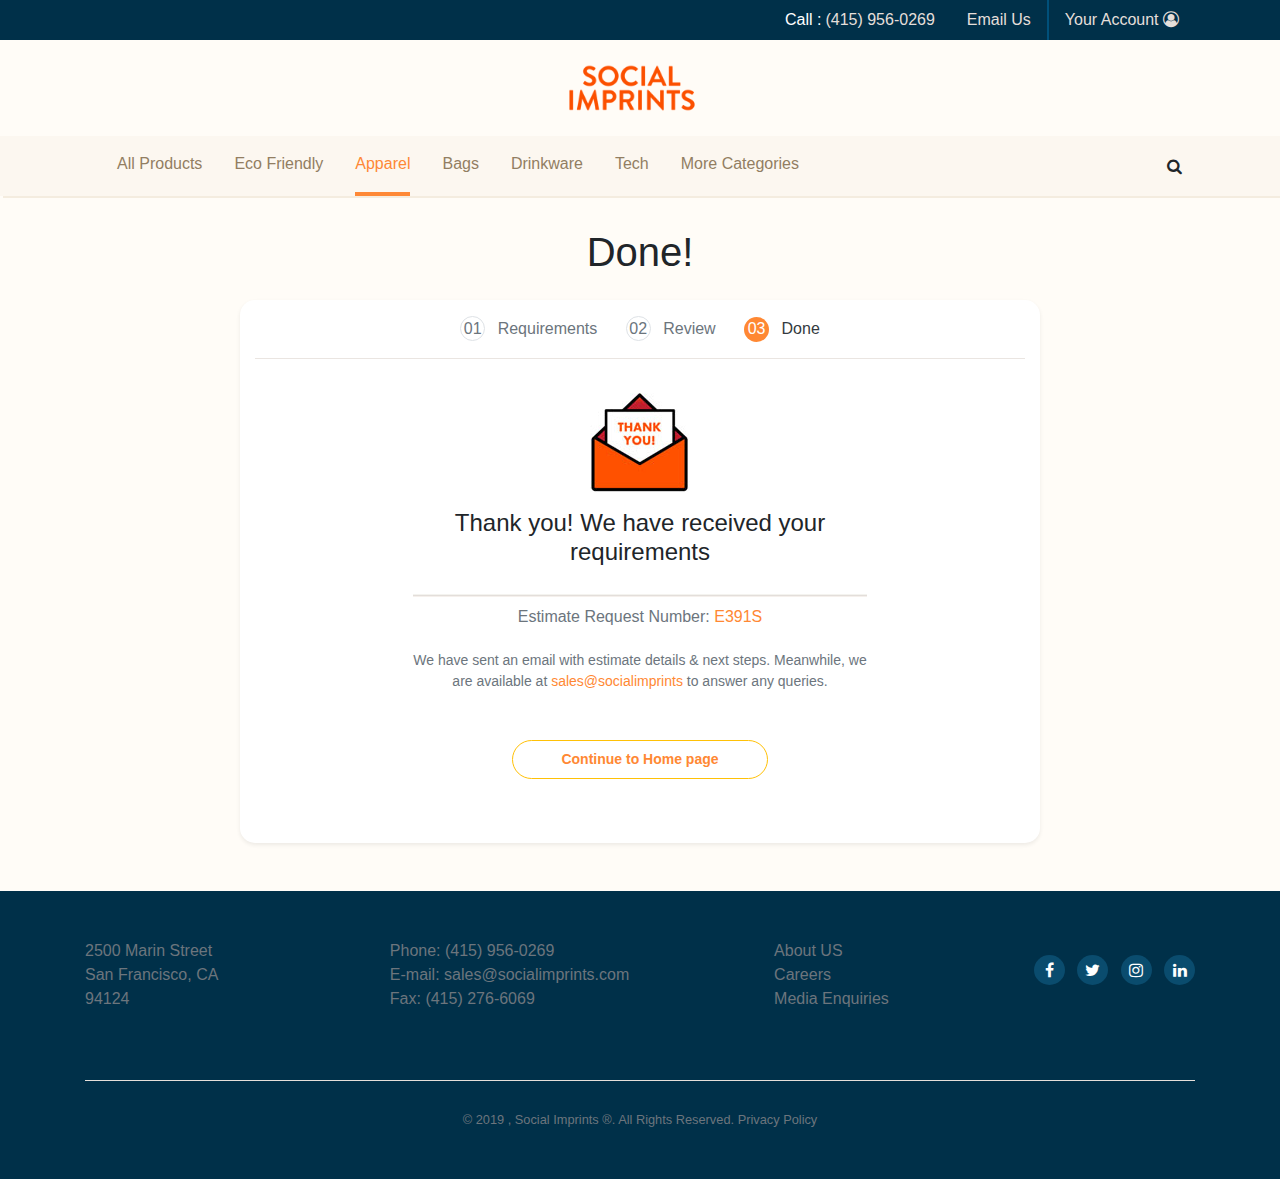
<file: socialimprint/done.html>
<!doctype html>
<html lan="en">
<head>
  <meta charset="utf-8">
  <title>Done</title>
  
  <meta name="viewport" content="width=device-width, initial-scale=1">
  <link rel="stylesheet" href="https://maxcdn.bootstrapcdn.com/bootstrap/4.4.1/css/bootstrap.min.css">
  <link rel="stylesheet" href="https://cdnjs.cloudflare.com/ajax/libs/font-awesome/4.7.0/css/font-awesome.min.css">
  <link rel="stylesheet" type="text/css" href="style.css">
  
</head>

<body class="body-bg">

  <!--starting of header-contact-->
  <div class="bg-blue">
    <div class="container">
      <ul class="nav jc-center justify-content-md-end">
        <li class="nav-item d-flex align-items-center font-10">
          <span class="text-white">Call :</span>
          <a class="nav-link text-peach hover-orange pl-1" href="tel: 4159560269">(415) 956-0269</a>
        </li>
        <li class="nav-item border-info-right font-10">
          <a class="nav-link text-peach hover-orange" href="mailto: sales@socialimprints.com">Email Us</a>
        </li>
        <li class="nav-item font-10">
          <a class="nav-link text-peach hover-orange" href="#;">Your Account 
            <i class="fa fa-user-circle-o" aria-hidden="true"></i>
          </a>
        </li>
      </ul><!--end of nav-->
    </div><!--end of container-->
  </div><!--end of bg-blue-->

  <!--end of header-contact-->

  <!--stating of logo-->

  <div class="container text-center">
    <a class="navbar-brand py-4 maxw-130" href="index.html">
      <img src="images/logo.png" alt="" class="img-fluid w-100">
    </a>
  </div><!--end of container-->

  <!--end of logo-->

  <!--starting of navbar-->

  <div class="bg-light-peach">
    <div class="container">
      <div class="row">
        <div class="col-auto">
          <nav class="navbar navbar-expand-lg pb-0">
            <button class="navbar-toggler" type="button" data-toggle="collapse" data-target="#collapsibleNavbar">
              <span class="navbar-toggler-icon">
                <i class="fa fa-bars custom-toggler" aria-hidden="true"></i>
              </span>
            </button>
            <div class="collapse navbar-collapse " id="collapsibleNavbar">
              <ul class="navbar-nav">
                <li class="nav-item">
                  <a class="nav-link text-brown hover-orange hover-orange-border pb-3 px-0 mx-3" href="product.html">All Products</a>
                </li>
                <li class="nav-item">
                  <a class="nav-link text-brown hover-orange hover-orange-border pb-3 px-0 mx-3" href="#;">Eco Friendly</a>
                </li>
                <li class="nav-item">
                  <a class="nav-link text-brown hover-orange hover-orange-border pb-3 px-0 mx-3 navbar-active active-border" href="apparel.html">Apparel</a>
                </li>
                <li class="nav-item">
                  <a class="nav-link text-brown hover-orange hover-orange-border pb-3 px-0 mx-3" href="#;">Bags
                  </a>
                </li>
                <li class="nav-item">
                  <a class="nav-link text-brown hover-orange hover-orange-border pb-3 px-0 mx-3" href="#;">Drinkware</a>
                </li>
                <li class="nav-item">
                  <a class="nav-link text-brown hover-orange hover-orange-border pb-3 px-0 mx-3" href="#;">Tech
                  </a>
                </li>
                <li class="nav-item">
                  <a class="nav-link text-brown hover-orange hover-orange-border pb-3 px-0 ml-3" href="#;">More Categories</a>
                </li>   
              </ul>
            </div>
          </nav><!--end of nav-->
        </div>
        <div class="col-auto ml-auto d-flex align-items-lg-center align-sm-start">
          <div class="input-group">
            <button class="btn pt-sm-2" type="button" data-toggle="dropdown" aria-haspopup="true" aria-expanded="false">
              <i class="fa fa-search" aria-hidden="true"></i>
            </button>
            <div class="dropdown-menu dropdown-menu-right p-0">
              <div class="input-group-prepend">
                <input type="text" class="form-control custom-control border-0 pl-2" placeholder="Search here" aria-label="Search here" aria-describedby="button-addon2">
                <div class="input-group-append">
                  <button class="btn btn-orange text-white" type="button" id="button-addon2">Button</button>
                </div><!--end of input-group-append-->
              </div><!--end of input-group-prepand-->
            </div><!--end of dropdown-menu-->
          </div><!--end of input-group-->
        </div><!--end of col-->
      </div><!--end of row-->
    </div><!--end of container-->
  </div><!--end of bg-light-peach-->

  <!--end of navbar-->

  <!--starting of request section-->

  <div class="container mt-3">
    <div class="row text-center py-3">
      <div class="col-sm-12">
        <h4 class="font-40">Done!</h4>
      </div><!--end of col-->
    </div><!--end of row-->
  </div><!--end of container-->

  <div class="container mb-5">
    <div class="request-container bg-white shadow-sm rounded-xl">
      <div class="row pt-3 text-align-center">
        <div class="col-md-auto m-auto">
          <span class="border border-muted text-muted rounded-circle d-inline-block text-center font-10 wh-25 wh-15 mr-2">01
          </span>
          <a href="request.html" class="text-muted font-weight-light mr-4 text-decoration-none font-10">Requirements</a>
          <span class="border border-muted text-muted rounded-circle d-inline-block text-center font-10 wh-25 wh-15 mr-2">02
          </span>
          <a href="review.html" class="text-muted font-weight-light mr-4 text-decoration-none font-10">Review</a>
          <span class="text-white btn-orange rounded-circle d-inline-block text-center font-10 wh-25 wh-15 font-weight-light mr-2">03</span>
          <a href="done.html" class="text-dark text-decoration-none font-10">Done</a>
        </div><!--end of col-->
      </div><!--end of row-->

      <div class="row">
        <div class="col-md-12">
          <img src="images/rule.png" class="img-fluid w-100 pt-3">
        </div><!--end of col-->
      </div><!--end of row-->

      <div class="done-container text-center px-md-5">
        <div class="row">
          <div class="col-md-12 pt-4">
            <img src="images/envelope.jpg" class="img-fluid">
          </div><!--end of col-->
        </div><!--end of row-->

        <div class="row pt-3">
          <div class="col-md-12">
            <h4 class="text-center">Thank you! We have received your requirements</h4>
          </div><!--end of col-->
        </div><!--end of row-->

        <div class="row">
          <div class="col-md-12 pb-2">
            <img src="images/rule1.jpg" class="img-fluid w-100 pt-3">
          </div><!--end of col-->
        </div><!--end of row-->

        <div class="row">
          <div class="col-md-12">
            <h6 class="text-center text-muted">Estimate Request Number: <span class="text-orange">E391S</span>
            </h6>
          </div><!--end of col-->
        </div><!--end of row-->

        <div class="row">
          <div class="col-md-12 pt-3 pb-2">
            <p class="text-muted font-14">We have sent an email with estimate details & next steps. Meanwhile, we are available at 
              <a href="mailto: sales@socialimprints.com" class="text-orange text-decoration-none">sales@socialimprints</a> to answer any queries.
            </p>
          </div><!--end of col-->
        </div><!--end of row-->

        <div class="row pt-3 text-center">
          <div class="col-md-12 mb-3">
            <a href="index.html" class="btn btn-link border border-warning text-orange px-md-5 py-2 rounded-pill text-decoration-none font-weight-bold mt-2 mb-5 font-14">Continue to Home page
            </a>
          </div><!--end of col-->
        </div><!--end of row-->
      </div><!--end of done-container-->
    </div><!--end of request container-->
  </div><!--end of container-->


  <!--end of request section-->

  <!--starting of footer-->

  <footer class="bg-blue">
    <div class="container">
      <div class="row py-5 justify-content-between text-align-center">
        <div class="col-lg-2 col-md-3">
          <address class="text-muted ">2500 Marin Street San Francisco, CA 94124</address>
        </div><!--end of col-->
        <div class="col-lg-auto col-md-4">
          <span class="text-muted">Phone: </span>
          <a href="tel: 4159560269" class="text-muted text-decoration-none hover">(415) 956-0269</a><br>
          <span class="text-muted">E-mail: </span>
          <a href="mailto: sales@socialimprints.com" class="text-muted text-decoration-none hover">sales@socialimprints.com</a><br>
          <span class="text-muted">Fax: </span>
          <a href="#;" class="text-muted text-decoration-none hover">(415) 276-6069</a>
        </div><!--end of col-->
        <div class="col-lg-auto col-md-3 pt-15">
          <ul class="p-0">
            <li class="list-unstyled">
              <a href="#;" class="text-muted hover">About US</a>
            </li>
            <li class="list-unstyled">
              <a href="#;" class="text-muted hover">Careers</a>
            </li>
            <li class="list-unstyled">
              <a href="#;" class="text-muted hover">Media Enquiries
              </a>
            </li>
          </ul>
        </div><!--end of col-->
        <div class="col-lg-auto col-md-2 pt-15">
          <a href="https://www.facebook.com/" class="pt-1 d-inline-block bg-icon rounded-circle text-decoration-none mr-2">
            <i class="fa fa-facebook text-white text-center icon-wh" aria-hidden="true"></i>
          </a>
          <a href="https://twitter.com/" class="pt-1 d-inline-block bg-icon rounded-circle text-decoration-none mr-2">
            <i class="fa fa-twitter text-white text-center icon-wh" aria-hidden="true"></i>
          </a>
          <a href="https://www.instagram.com/" class="pt-1 d-inline-block bg-icon rounded-circle text-decoration-none mr-2 mt-md-3">
            <i class="fa fa-instagram text-white text-center icon-wh" aria-hidden="true"></i>
          </a>
          <a href="https://in.linkedin.com/" class="pt-1 d-inline-block bg-icon rounded-circle mt-md-3 text-decoration-none">
            <i class="fa fa-linkedin text-white text-center icon-wh" aria-hidden="true"></i>
          </a>
        </div><!--end of col-->
      </div><!--end of row-->
      <div class="row">
        <div class="col-lg-12">
          <img src="images/rule.png" class="img-fluid w-100">
        </div><!--end of col-->
        <div class="col-lg-12 text-center pb-5 pt-2">
          <small class="text-muted">© 2019 , Social Imprints ®. All Rights Reserved. 
            <a href="#;" class="text-muted hover">Privacy Policy</a>
          </small>
        </div><!--end of col-->
      </div><!--end of row-->
    </div><!--end of container-->
  </footer><!--end of footer-->

  <!--end of footer-->

  <script src="https://ajax.googleapis.com/ajax/libs/jquery/3.4.1/jquery.min.js"></script>
  <script src="https://cdnjs.cloudflare.com/ajax/libs/popper.js/1.16.0/umd/popper.min.js"></script>
  <script src="https://maxcdn.bootstrapcdn.com/bootstrap/4.4.1/js/bootstrap.min.js"></script>
  
</body>
</html>
</file>
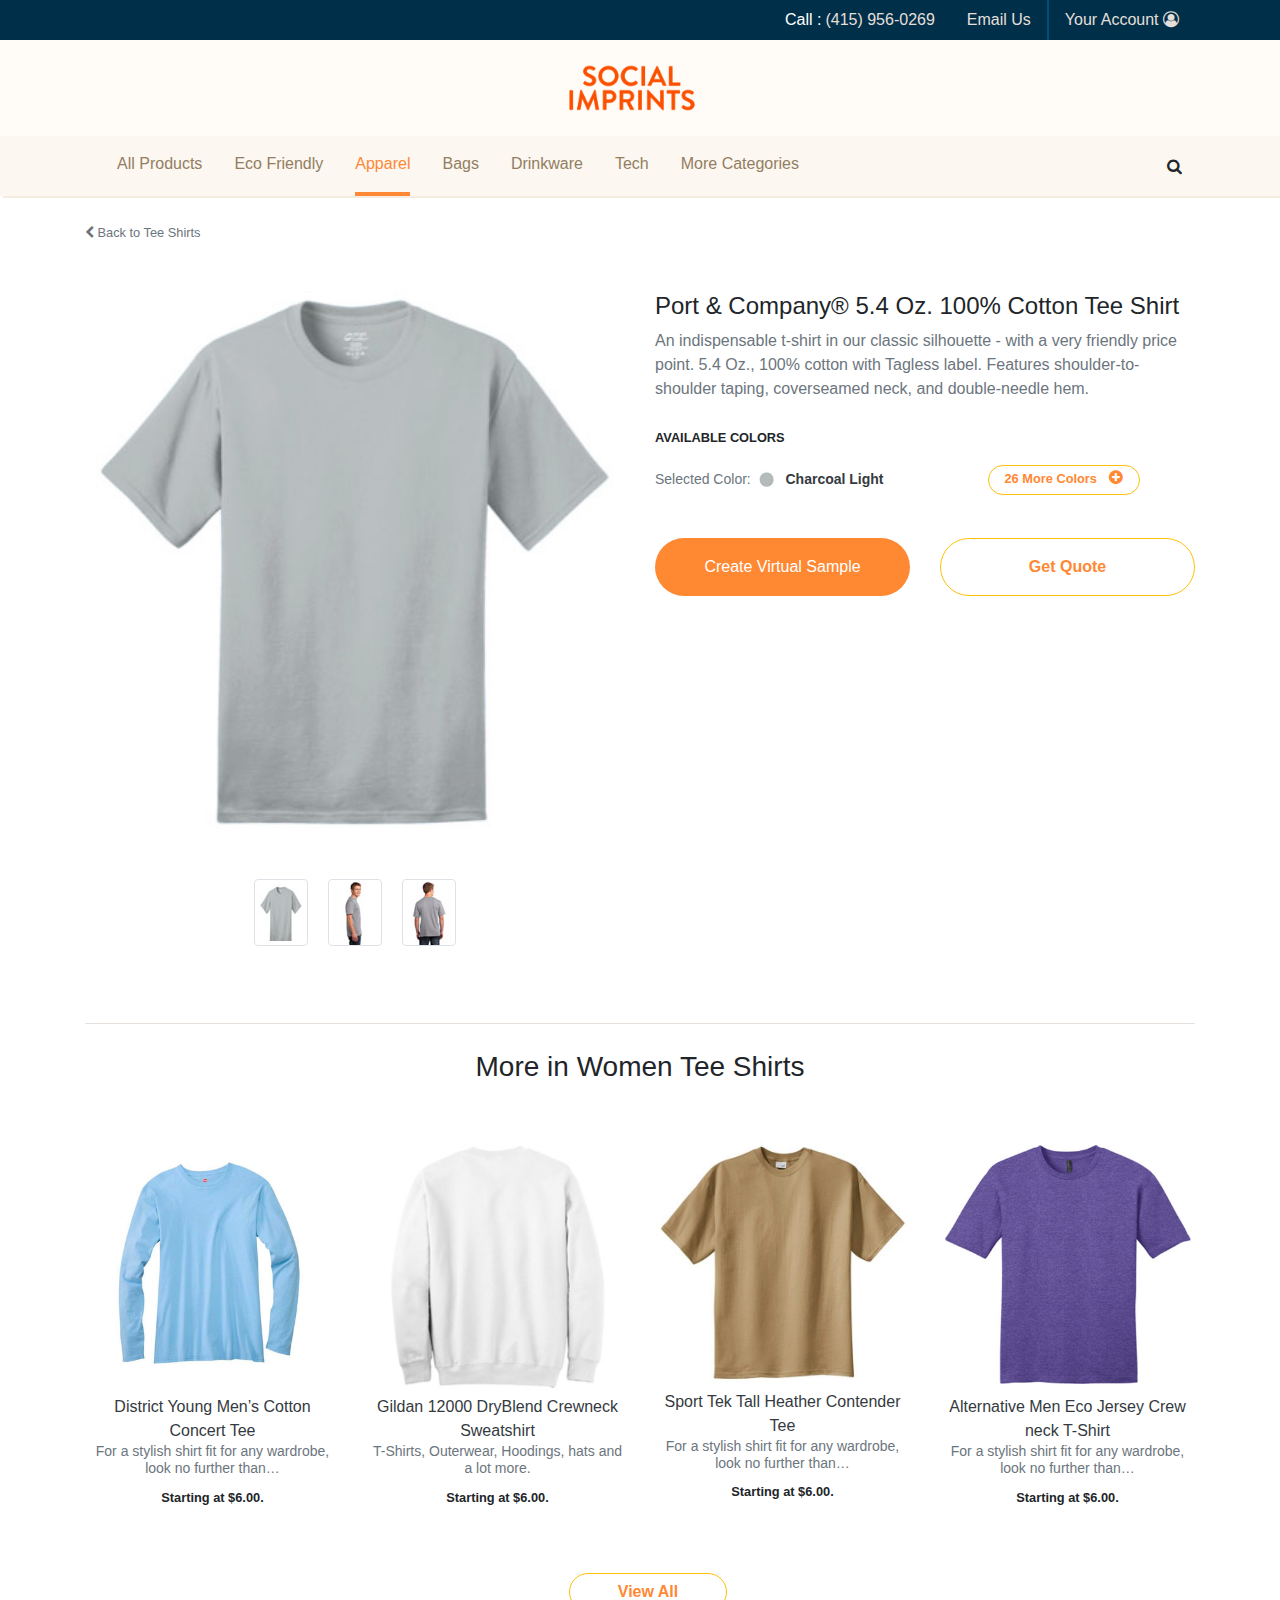
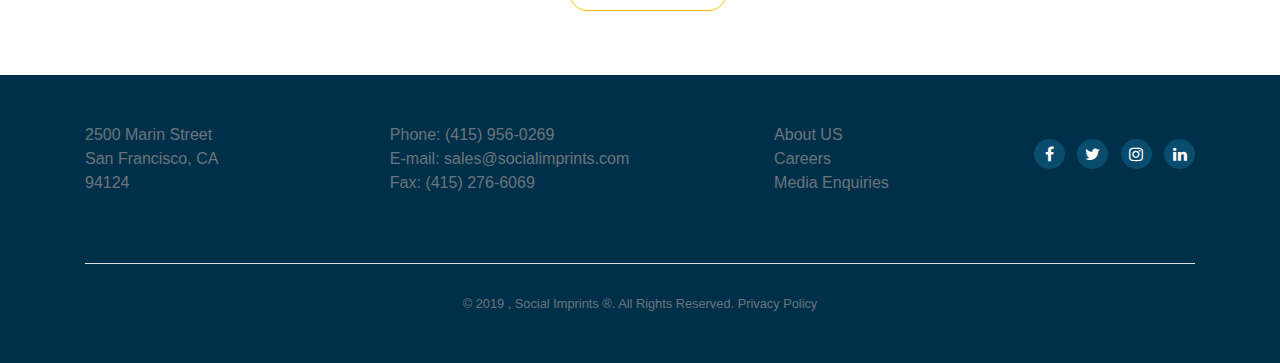
<file: socialimprint/prodetail.html>
<!doctype html>
<html lan="en">
<head>
  <meta charset="utf-8">
  <title>Product Detail</title>
  
  <meta name="viewport" content="width=device-width, initial-scale=1">
  <link rel="stylesheet" href="https://maxcdn.bootstrapcdn.com/bootstrap/4.4.1/css/bootstrap.min.css">
  <link rel="stylesheet" href="https://cdnjs.cloudflare.com/ajax/libs/font-awesome/4.7.0/css/font-awesome.min.css">
  <link rel="stylesheet" type="text/css" href="style.css">
  
</head>
<body>

  <!--starting of header-contact-->
  <div class="bg-blue">
    <div class="container">
      <ul class="nav jc-center justify-content-md-end">
        <li class="nav-item d-flex align-items-center font-10">
          <span class="text-white">Call :</span>
          <a class="nav-link text-peach hover-orange pl-1" href="tel: 4159560269">(415) 956-0269</a>
        </li>
        <li class="nav-item border-info-right font-10">
          <a class="nav-link text-peach hover-orange" href="mailto: sales@socialimprints.com">Email Us</a>
        </li>
        <li class="nav-item font-10">
          <a class="nav-link text-peach hover-orange" href="#;">Your Account 
            <i class="fa fa-user-circle-o" aria-hidden="true"></i>
          </a>
        </li>
      </ul><!--end of nav-->
    </div><!--end of container-->
  </div><!--end of bg-blue-->

  <!--end of header-contact-->

  <!--stating of logo-->
  <div class="body-bg">
    <div class="container text-center">
      <a class="navbar-brand py-4 maxw-130" href="index.html">
        <img src="images/logo.png" alt="" class="img-fluid w-100">
      </a>
    </div><!--end of container-->
  </div><!--end of body-bg-->
  <!--end of logo-->

  <!--starting of navbar-->

  <div class="bg-light-peach">
    <div class="container">
      <div class="row">
        <div class="col-auto">
          <nav class="navbar navbar-expand-lg pb-0">
            <button class="navbar-toggler" type="button" data-toggle="collapse" data-target="#collapsibleNavbar">
              <span class="navbar-toggler-icon">
                <i class="fa fa-bars custom-toggler" aria-hidden="true"></i>
              </span>
            </button>
            <div class="collapse navbar-collapse " id="collapsibleNavbar">
              <ul class="navbar-nav">
                <li class="nav-item">
                  <a class="nav-link text-brown hover-orange hover-orange-border pb-3 px-0 mx-3" href="product.html">All Products</a>
                </li>
                <li class="nav-item">
                  <a class="nav-link text-brown hover-orange hover-orange-border pb-3 px-0 mx-3" href="#;">Eco Friendly</a>
                </li>
                <li class="nav-item">
                  <a class="nav-link text-brown hover-orange hover-orange-border pb-3 px-0 mx-3 navbar-active active-border" href="apparel.html">Apparel</a>
                </li>
                <li class="nav-item">
                  <a class="nav-link text-brown hover-orange hover-orange-border pb-3 px-0 mx-3" href="#;">Bags
                  </a>
                </li>
                <li class="nav-item">
                  <a class="nav-link text-brown hover-orange hover-orange-border pb-3 px-0 mx-3" href="#;">Drinkware</a>
                </li>
                <li class="nav-item">
                  <a class="nav-link text-brown hover-orange hover-orange-border pb-3 px-0 mx-3" href="#;">Tech
                  </a>
                </li>
                <li class="nav-item">
                  <a class="nav-link text-brown hover-orange hover-orange-border pb-3 px-0 ml-3" href="#;">More Categories</a>
                </li>   
              </ul>
            </div>
          </nav><!--end of nav-->
        </div>
        <div class="col-auto ml-auto d-flex align-items-lg-center align-sm-start">
          <div class="input-group">
            <button class="btn pt-sm-2" type="button" data-toggle="dropdown" aria-haspopup="true" aria-expanded="false">
              <i class="fa fa-search" aria-hidden="true"></i>
            </button>
            <div class="dropdown-menu dropdown-menu-right p-0">
              <div class="input-group-prepend">
                <input type="text" class="form-control custom-control border-0 pl-2" placeholder="Search here" aria-label="Search here" aria-describedby="button-addon2">
                <div class="input-group-append">
                  <button class="btn btn-orange text-white" type="button" id="button-addon2">Button</button>
                </div><!--end of input-group-append-->
              </div><!--end of input-group-prepand-->
            </div><!--end of dropdown-menu-->
          </div><!--end of input-group-->
        </div><!--end of col-->
      </div><!--end of row-->
    </div><!--end of container-->
  </div><!--end of bg-light-peach-->

  <!--end of navbar-->

  <!--starting of back to tshirts-->

  <div class="container">
    <div class="row mt-4">
      <div class="col-sm-12">
        <small class="display-5 text-muted"><i class="fa fa-chevron-left" aria-hidden="true"></i> Back to Tee Shirts</small>
      </div><!--end of col-->
    </div><!--end of row-->
  </div><!--end of container-->

  <!--end of back to tshirts-->

  <!--starting of product section-->

  <div class="container">
    <div class="row">
      <div class="col-md-6 pt-4">
        <img src="images/product1.jpg" class="img-fluid w-100">
        <div class="row text-center">
          <div class="col-sm-12">
            <img src="images/thumbnail1.jpg" class="img-thumbnail img-fluid">
            <img src="images/thumbnail2.jpg" class="img-thumbnail img-fluid py-0 ml-3">
            <img src="images/thumbnail3.jpg" class="img-thumbnail img-fluid py-0 ml-3">
          </div><!--end of col-->
        </div><!--end of row-->
      </div><!--end of col-->
      <div class="col-md-6 pt-5">
        <h4>Port & Company® 5.4 Oz. 100% Cotton Tee Shirt</h4>
        <p class="text-muted font-weight-light">An indispensable t-shirt in our classic silhouette - with a very friendly price point. 5.4 Oz., 100% cotton with Tagless label. Features shoulder-to-shoulder taping, coverseamed neck, and double-needle hem.</p>
        <div class="row pt-2">
          <div class="col-sm-12">
            <small class="font-weight-bold">AVAILABLE COLORS
            </small>
          </div><!--end of col-->
        </div><!--end of row-->
        <div class="row pt-3">
          <div class="col-lg-7 col-md-6 pt-1">
            <p class="text-muted font-14">Selected Color: 
              <img src="images/gray.jpg" class="pl-1">
              <span class="ml-2 text-dark font-weight-bold">Charcoal Light</span>
            </p>
          </div><!--end of col-->
          <div class="col-lg-5 col-md-6">
            <a href="#;" class="btn btn-link border border-warning text-orange text-decoration-none rounded-pill px-lg-3 pt-0 pb-1">
              <small class="font-weight-bold pr-2">26 More Colors
              </small>
              <i class="fa fa-plus-circle" aria-hidden="true"></i>
            </a>
          </div><!--end of col-->
        </div><!--end of row-->
        <div class="row pt-2">
          <div class="col-md-6">
            <a href="#;" class="btn btn-link bg-gradient-warning btn-orange py-lg-3 px-lg-4 py-sm-15 w-100 text-white font-sm-14 text-decoration-none mt-4 rounded-pill">Create Virtual Sample
            </a>
          </div><!--end of col-->
          <div class="col-md-6">
            <a href="request.html" class="btn btn-link border border-warning text-orange px-lg-5 py-3 w-100 font-sm-14 font-weight-bold text-decoration-none mt-4 rounded-pill"> Get Quote 
            </a>
          </div><!--end of col-->
        </div><!--end of row-->
      </div><!--end of col-->
    </div><!--end of row-->
  </div><!--end of container-->

  <!--end of product section-->

  <!--starting of rule-->

  <div class="container">
    <div class="row pt-5">
      <div class="col-sm-12 pt-4">
        <img src="images/rule.png" class="img-fluid w-100">
      </div><!--end of col-->
    </div><!--end of row-->
  </div><!--end of container-->

  <!--end of rule-->

  <!--starting of women tshirt-->

  <div class="container">
    <div class="row">
      <div class="col-md-12 pt-2">
        <h3 class="text-center font-20">More in Women Tee Shirts</h3>
      </div><!--end of col-->
    </div><!--end of row-->
    <div class="row pt-md-5">
      <div class="col-md-3 pt-sm-40 custom-shadow rounded-lg pb-3">
        <img src="images/1.jpg" class="img-fluid w-100">
        <div class="content text-center">
          <a href="#;" class="text-black hover-orange">District Young Men’s Cotton Concert Tee</a>
          <h6 class="text-muted font-weight-light font-14">For a stylish shirt fit for any wardrobe, look no further than…</h6>
          <small class="font-weight-bold pb-1">Starting at $6.00.
          </small>
        </div><!--end of content-->
      </div><!--end of col-->
      <div class="col-md-3 pt-sm-40 custom-shadow rounded-lg pb-3">
        <img src="images/3.jpg" class="img-fluid w-100">
        <div class="content text-center">
          <a href="#;" class="text-black hover-orange">Gildan 12000 DryBlend Crewneck Sweatshirt</a>
          <h6 class="text-muted font-weight-light font-14">T-Shirts, Outerwear, Hoodings, hats and a lot more. </h6>
          <small class="font-weight-bold pb-1">Starting at $6.00.
          </small>
        </div><!--end of content-->
      </div><!--end of col-->
      <div class="col-md-3 pt-sm-40 custom-shadow rounded-lg pb-3">
        <img src="images/10.jpg" class="img-fluid w-100">
        <div class="content text-center">
          <a href="#;" class="text-black hover-orange">Sport Tek Tall Heather Contender Tee</a>
          <h6 class="text-muted font-weight-light font-14">For a stylish shirt fit for any wardrobe, look no further than…</h6>
          <small class="font-weight-bold pb-1">Starting at $6.00.
          </small>
        </div><!--end of content-->
      </div><!--end of col-->
      <div class="col-md-3 pt-sm-40 custom-shadow rounded-lg pb-3">
        <img src="images/2.jpg" class="img-fluid w-100">
        <div class="content text-center">
          <a href="#;" class="text-black hover-orange">Alternative Men Eco Jersey Crew neck T-Shirt</a>
          <h6 class="text-muted font-weight-light font-14">For a stylish shirt fit for any wardrobe, look no further than…</h6>
          <small class="font-weight-bold pb-1">Starting at $6.00.
          </small>
        </div><!--end of content-->
      </div><!--end of col-->
    </div><!--end of row-->
    <div class="row text-center pt-4 pb-5">
      <div class="col-md-12 pb-3">
        <a href="#;" class="btn btn-link border border-warning text-orange px-5 font-weight-bold text-decoration-none mt-4 ml-3 rounded-pill">View All
        </a>
      </div><!--end of col-->
    </div><!--end of row-->
  </div><!--end of container-->

  <!--end of women tshirt-->

  <!--starting of footer-->

  <footer class="bg-blue">
    <div class="container">
      <div class="row py-5 justify-content-between text-align-center">
        <div class="col-lg-2 col-md-3">
          <address class="text-muted ">2500 Marin Street San Francisco, CA 94124</address>
        </div><!--end of col-->
        <div class="col-lg-auto col-md-4">
          <span class="text-muted">Phone: </span>
          <a href="tel: 4159560269" class="text-muted text-decoration-none hover">(415) 956-0269</a><br>
          <span class="text-muted">E-mail: </span>
          <a href="mailto: sales@socialimprints.com" class="text-muted text-decoration-none hover">sales@socialimprints.com</a><br>
          <span class="text-muted">Fax: </span>
          <a href="#;" class="text-muted text-decoration-none hover">(415) 276-6069</a>
        </div><!--end of col-->
        <div class="col-lg-auto col-md-3 pt-15">
          <ul class="p-0">
            <li class="list-unstyled">
              <a href="#;" class="text-muted hover">About US</a>
            </li>
            <li class="list-unstyled">
              <a href="#;" class="text-muted hover">Careers</a>
            </li>
            <li class="list-unstyled">
              <a href="#;" class="text-muted hover">Media Enquiries
              </a>
            </li>
          </ul>
        </div><!--end of col-->
        <div class="col-lg-auto col-md-2 pt-15">
          <a href="https://www.facebook.com/" class="pt-1 d-inline-block bg-icon rounded-circle text-decoration-none mr-2">
            <i class="fa fa-facebook text-white text-center icon-wh" aria-hidden="true">
            </i>
          </a>
          <a href="https://twitter.com/" class="pt-1 d-inline-block bg-icon rounded-circle text-decoration-none mr-2">
            <i class="fa fa-twitter text-white text-center icon-wh" aria-hidden="true"></i>
          </a>
          <a href="https://www.instagram.com/" class="pt-1 d-inline-block bg-icon rounded-circle text-decoration-none mr-2 mt-md-3">
            <i class="fa fa-instagram text-white text-center icon-wh" aria-hidden="true">
            </i>
          </a>
          <a href="https://in.linkedin.com/" class="pt-1 d-inline-block bg-icon rounded-circle mt-md-3 text-decoration-none">
            <i class="fa fa-linkedin text-white text-center icon-wh" aria-hidden="true">
            </i>
          </a>
        </div><!--end of col-->
      </div><!--end of row-->
      <div class="row">
        <div class="col-lg-12">
          <img src="images/rule.png" class="img-fluid w-100">
        </div><!--end of col-->
        <div class="col-lg-12 text-center pb-5 pt-2">
          <small class="text-muted">© 2019 , Social Imprints ®. All Rights Reserved. 
            <a href="#;" class="text-muted hover">Privacy Policy</a>
          </small>
        </div><!--end of col-->
      </div><!--end of row-->
    </div><!--end of container-->
  </footer><!--end of footer-->

  <!--end of footer-->

  <script src="https://ajax.googleapis.com/ajax/libs/jquery/3.4.1/jquery.min.js"></script>
  <script src="https://cdnjs.cloudflare.com/ajax/libs/popper.js/1.16.0/umd/popper.min.js"></script>
  <script src="https://maxcdn.bootstrapcdn.com/bootstrap/4.4.1/js/bootstrap.min.js"></script>
  
</body>
</html>
</file>
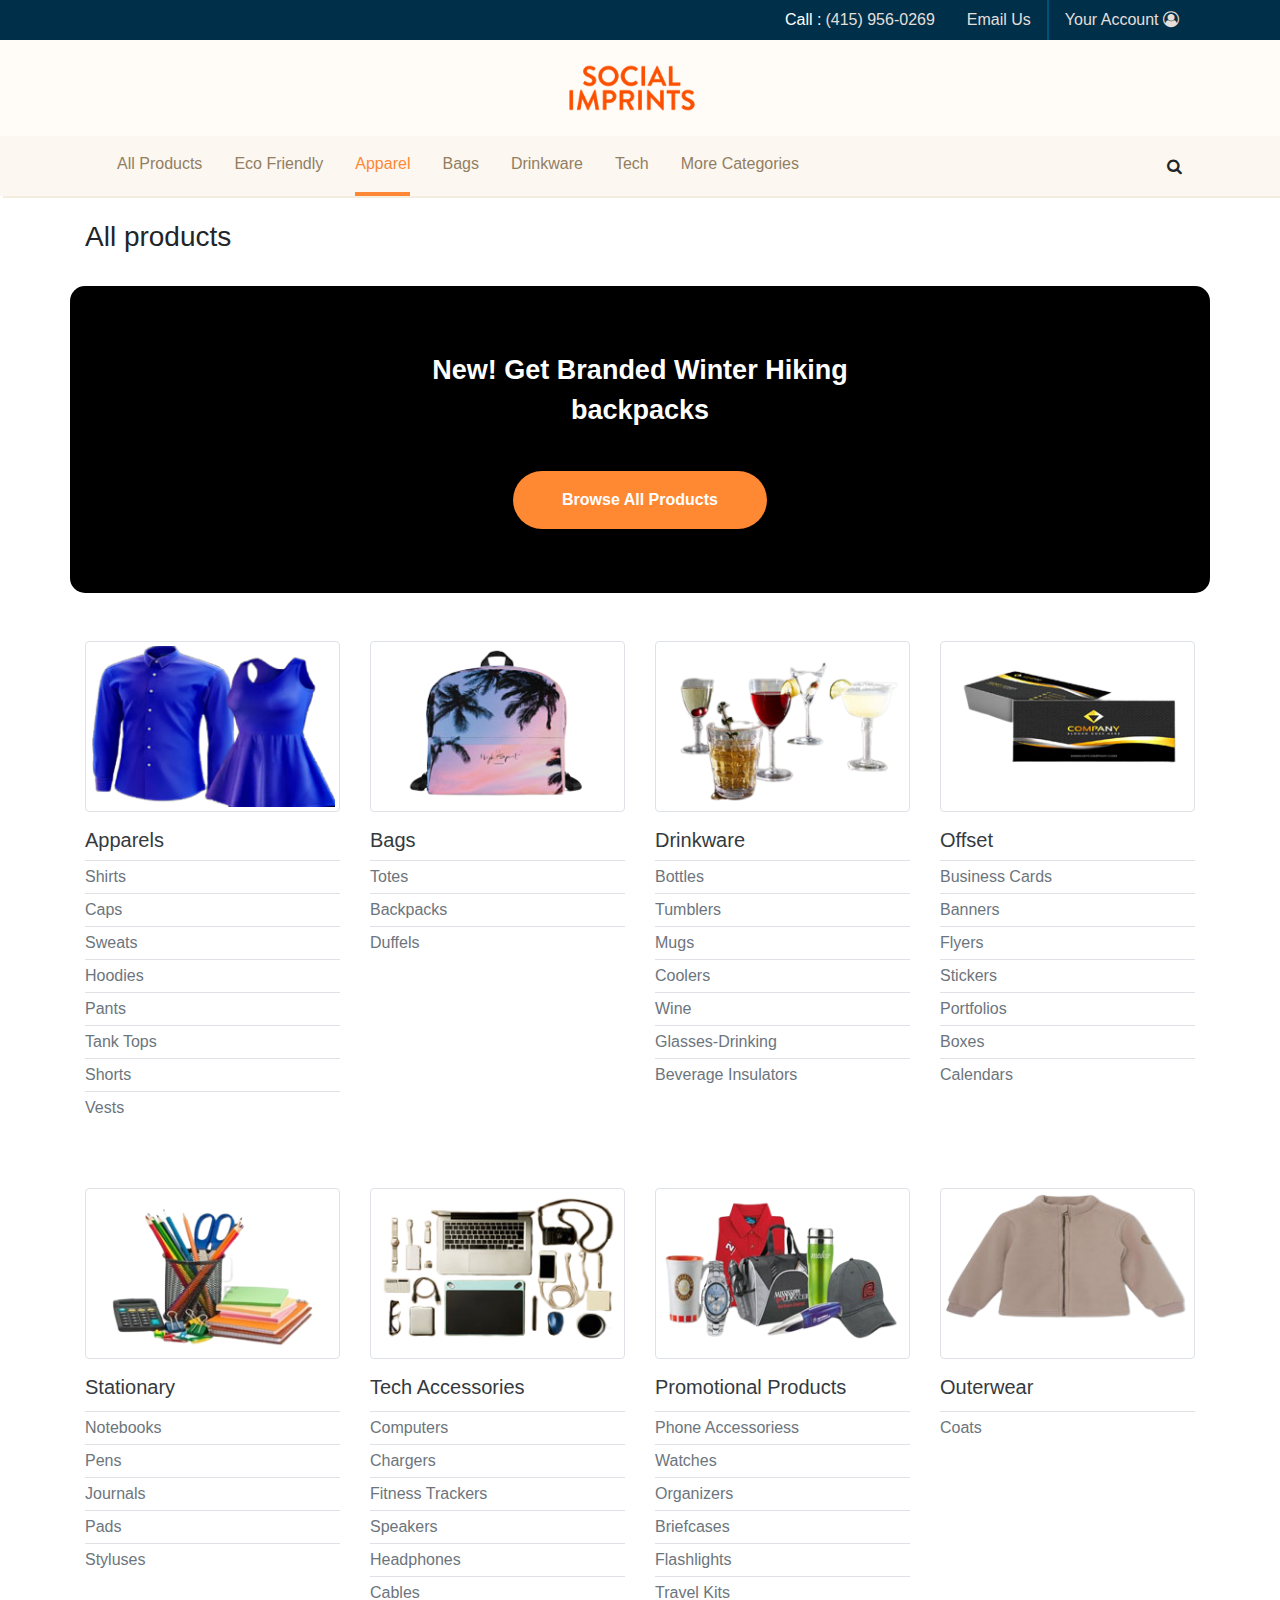
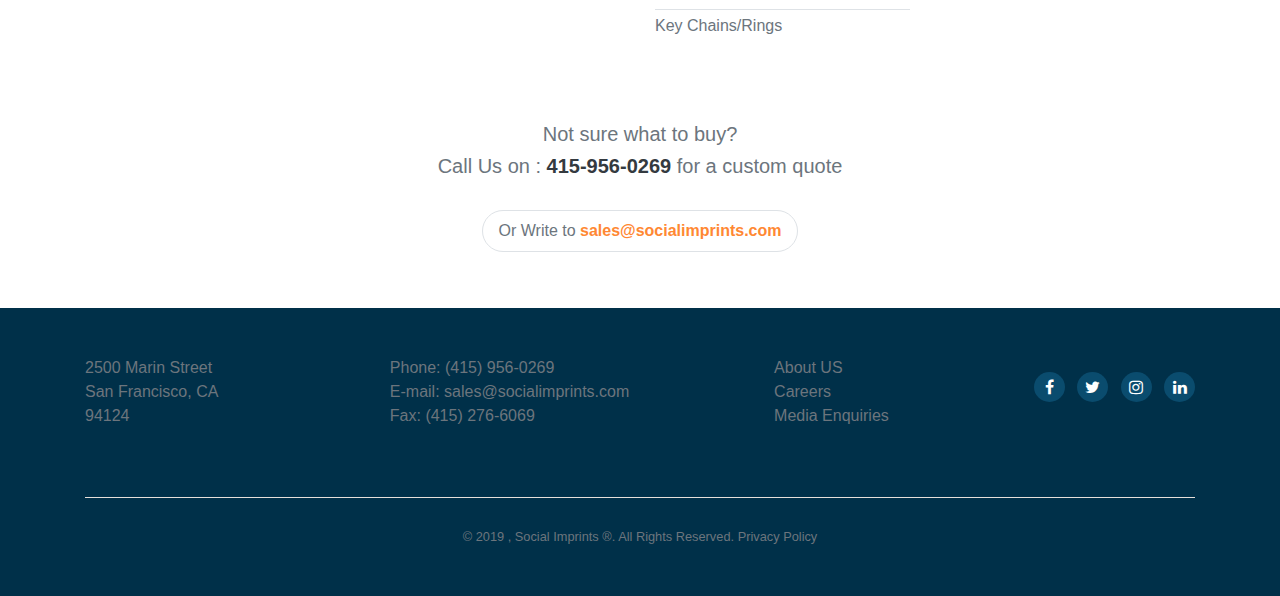
<file: socialimprint/product.html>
<!doctype html>
<html lan="en">
<head>
  <meta charset="utf-8">
  <title>All Products</title>
  
  <meta name="viewport" content="width=device-width, initial-scale=1">
  <link rel="stylesheet" href="https://maxcdn.bootstrapcdn.com/bootstrap/4.4.1/css/bootstrap.min.css">
  <link rel="stylesheet" href="https://cdnjs.cloudflare.com/ajax/libs/font-awesome/4.7.0/css/font-awesome.min.css">
  <link rel="stylesheet" type="text/css" href="style.css">
  
</head>

<body>
  <!--starting of header-contact-->
  <div class="bg-blue">
    <div class="container">
      <ul class="nav jc-center justify-content-md-end">
        <li class="nav-item d-flex align-items-center font-10">
          <span class="text-white">Call :</span>
          <a class="nav-link text-peach hover-orange pl-1" href="tel: 415956-0269">(415) 956-0269</a>
        </li>
        <li class="nav-item border-info-right font-10">
          <a class="nav-link text-peach hover-orange" href="mailto: sales@socialimprints.com">Email Us</a>
        </li>
        <li class="nav-item font-10">
          <a class="nav-link text-peach hover-orange" href="#;">Your Account 
            <i class="fa fa-user-circle-o" aria-hidden="true"></i>
          </a>
        </li>
      </ul><!--end of nav-->
    </div><!--end of container-->
  </div><!--end of bg-blue-->

  <!--end of header-contact-->

  <!--stating of logo-->
  <div class="body-bg">
    <div class="container text-center">
      <a class="navbar-brand py-4 maxw-130" href="index.html">
        <img src="images/logo.png" alt="" class="img-fluid w-100">
      </a>
    </div><!--end of container-->
  </div><!--end of body-bg-->
  <!--end of logo-->

  <!--starting of navbar-->

  <div class="bg-light-peach">
    <div class="container">
      <div class="row">
        <div class="col-auto">
          <nav class="navbar navbar-expand-lg pb-0">
            <button class="navbar-toggler" type="button" data-toggle="collapse" data-target="#collapsibleNavbar">
              <span class="navbar-toggler-icon">
                <i class="fa fa-bars custom-toggler" aria-hidden="true"></i>
              </span>
            </button>
            <div class="collapse navbar-collapse " id="collapsibleNavbar">
              <ul class="navbar-nav">
                <li class="nav-item">
                  <a class="nav-link text-brown hover-orange hover-orange-border pb-3 px-0 mx-3" href="product.html">All Products</a>
                </li>
                <li class="nav-item">
                  <a class="nav-link text-brown hover-orange hover-orange-border pb-3 px-0 mx-3" href="#;">Eco Friendly</a>
                </li>
                <li class="nav-item">
                  <a class="nav-link text-brown hover-orange hover-orange-border pb-3 px-0 mx-3 navbar-active active-border" href="apparel.html">Apparel</a>
                </li>
                <li class="nav-item">
                  <a class="nav-link text-brown hover-orange hover-orange-border pb-3 px-0 mx-3" href="#;">Bags
                  </a>
                </li>
                <li class="nav-item">
                  <a class="nav-link text-brown hover-orange hover-orange-border pb-3 px-0 mx-3" href="#;">Drinkware</a>
                </li>
                <li class="nav-item">
                  <a class="nav-link text-brown hover-orange hover-orange-border pb-3 px-0 mx-3" href="#;">Tech
                  </a>
                </li>
                <li class="nav-item">
                  <a class="nav-link text-brown hover-orange hover-orange-border pb-3 px-0 ml-3" href="#;">More Categories</a>
                </li>   
              </ul>
            </div>
          </nav><!--end of nav-->
        </div>
        <div class="col-auto ml-auto d-flex align-items-lg-center align-sm-start">
          <div class="input-group">
            <button class="btn pt-sm-2" type="button" data-toggle="dropdown" aria-haspopup="true" aria-expanded="false">
              <i class="fa fa-search" aria-hidden="true"></i>
            </button>
            <div class="dropdown-menu dropdown-menu-right p-0">
              <div class="input-group-prepend">
                <input type="text" class="form-control custom-control border-0 pl-2" placeholder="Search here" aria-label="Search here" aria-describedby="button-addon2">
                <div class="input-group-append">
                  <button class="btn btn-orange text-white" type="button" id="button-addon2">Button</button>
                </div><!--end of input-group-append-->
              </div><!--end of input-group-prepand-->
            </div><!--end of dropdown-menu-->
          </div><!--end of input-group-->
        </div><!--end of col-->
      </div><!--end of row-->
    </div><!--end of container-->
  </div><!--end of bg-light-peach-->

  <!--end of navbar-->

  <!--starting of all products-->

  <div class="container">
    <div class="row py-4">
      <div class="col-md-12">
        <h3 class="">All products</h3>
      </div><!--end of col-->
    </div><!--end of row-->
    <div class="row bg-dark-black py-5 rounded-xl">
      <div class="col-md-5 mx-auto py-3 text-center">
        <p class="text-white font-weight-bold font-size-20 font-sm-14">New! Get Branded Winter Hiking backpacks
        </p>
        <a href="product.html" class="btn btn-link bg-gradient-warning btn-orange px-5 py-3 text-white text-decoration-none font-weight-bold font-10 mt-4 rounded-pill">Browse All Products
        </a>
      </div><!--end of col-->
    </div><!--end of row-->
  </div><!--end of container-->


  <!--end of all products-->

  <!--starting of thumbnail section-->

  <div class="container">
    <div class="row pt-5">
      <div class="col-md-3">
        <img src="images/thumbnail1.png" class="img-fluid img-thumbnail w-100">
      </div><!--end of col-->
      <div class="col-md-3">
        <img src="images/bag.png" class="img-fluid img-thumbnail w-100 mt-sm-20">
      </div><!--end of col-->
      <div class="col-md-3">
        <img src="images/thumbnail2.png" class="img-fluid img-thumbnail w-100 mt-sm-20">
      </div><!--end of col-->
      <div class="col-md-3">
        <img src="images/thumbnail3.png" class="img-fluid img-thumbnail w-100 mt-sm-20">
      </div><!--end of col-->
    </div><!--end of row-->

    <div class="row pt-3">
      <div class="col-md-3">
        <h5 class="text-dark">Apparels</h5>
        <ul class="pl-none">
          <li class="list-unstyled border-top py-1">
            <a href="#;" class="text-muted text-decoration-none hover-orange">Shirts</a>
          </li>
          <li class="list-unstyled border-top py-1">
            <a href="#;" class="text-muted text-decoration-none hover-orange">Caps</a>
          </li>
          <li class="list-unstyled border-top py-1">
            <a href="#;" class="text-muted text-decoration-none hover-orange">Sweats</a>
          </li>
          <li class="list-unstyled border-top py-1">
            <a href="#;" class="text-muted text-decoration-none hover-orange">Hoodies</a>
          </li>
          <li class="list-unstyled border-top py-1">
            <a href="#;" class="text-muted text-decoration-none hover-orange">Pants</a>
          </li>
          <li class="list-unstyled border-top py-1">
            <a href="#;" class="text-muted text-decoration-none hover-orange">Tank Tops</a>
          </li>
          <li class="list-unstyled border-top py-1">
            <a href="#;" class="text-muted text-decoration-none hover-orange">Shorts</a>
          </li>
          <li class="list-unstyled border-top py-1">
            <a href="#;" class="text-muted text-decoration-none hover-orange">Vests</a>
          </li>
        </ul>
      </div><!--end of col-->

      <div class="col-md-3">
        <h5 class="text-dark">Bags</h5>
        <ul class="pl-none">
          <li class="list-unstyled border-top py-1">
            <a href="#;" class="text-muted text-decoration-none hover-orange">Totes</a>
          </li>
          <li class="list-unstyled border-top py-1">
            <a href="#;" class="text-muted text-decoration-none hover-orange">Backpacks</a>
          </li>
          <li class="list-unstyled border-top py-1">
            <a href="#;" class="text-muted text-decoration-none hover-orange">Duffels</a>
          </li>
        </ul>
      </div><!--end of col-->

      <div class="col-md-3">
        <h5 class="text-dark">Drinkware</h5>
        <ul class="pl-none">
          <li class="list-unstyled border-top py-1">
            <a href="#;" class="text-muted text-decoration-none hover-orange">Bottles</a>
          </li>
          <li class="list-unstyled border-top py-1">
            <a href="#;" class="text-muted text-decoration-none hover-orange">Tumblers</a>
          </li>
          <li class="list-unstyled border-top py-1">
            <a href="#;" class="text-muted text-decoration-none hover-orange">Mugs</a>
          </li>
          <li class="list-unstyled border-top py-1">
            <a href="#;" class="text-muted text-decoration-none hover-orange">Coolers</a>
          </li>
          <li class="list-unstyled border-top py-1">
            <a href="#;" class="text-muted text-decoration-none hover-orange">Wine</a>
          </li>
          <li class="list-unstyled border-top py-1">
            <a href="#;" class="text-muted text-decoration-none hover-orange">Glasses-Drinking</a>
          </li>
          <li class="list-unstyled border-top py-1">
            <a href="#;" class="text-muted text-decoration-none hover-orange">Beverage Insulators</a>
          </li>
        </ul>
      </div><!--end of col-->

      <div class="col-md-3">
        <h5 class="text-dark">Offset</h5>
        <ul class="pl-none">
          <li class="list-unstyled border-top py-1">
            <a href="#;" class="text-muted text-decoration-none hover-orange">Business Cards</a>
          </li>
          <li class="list-unstyled border-top py-1">
            <a href="#;" class="text-muted text-decoration-none hover-orange">Banners</a>
          </li>
          <li class="list-unstyled border-top py-1">
            <a href="#;" class="text-muted text-decoration-none hover-orange">Flyers</a>
          </li>
          <li class="list-unstyled border-top py-1">
            <a href="#;" class="text-muted text-decoration-none hover-orange">Stickers</a>
          </li>
          <li class="list-unstyled border-top py-1">
            <a href="#;" class="text-muted text-decoration-none hover-orange">Portfolios</a>
          </li>
          <li class="list-unstyled border-top py-1">
            <a href="#;" class="text-muted text-decoration-none hover-orange">Boxes</a>
          </li>
          <li class="list-unstyled border-top py-1">
            <a href="#;" class="text-muted text-decoration-none hover-orange">Calendars</a>
          </li>
        </ul>
      </div><!--end of col-->
    </div><!--end of row-->

    <div class="row pt-5">
      <div class="col-md-3">
        <img src="images/stationary.png" class="img-thumbnail img-fluid w-100">
      </div><!--end of col-->
      <div class="col-md-3 mt-sm-20">
        <img src="images/tech.png" class="img-thumbnail img-fluid w-100 mt-sm-20">
      </div><!--end of col-->
      <div class="col-md-3 mt-sm-20">
        <img src="images/pro.png" class="img-thumbnail img-fluid w-100 mt-sm-20">
      </div><!--end of col-->
      <div class="col-md-3 mt-sm-20">
        <img src="images/outwear.png" class="img-thumbnail img-fluid w-100 mt-sm-20">
      </div><!--end of col-->
    </div><!--end of row-->

    <div class="row pt-3">
      <div class="col-md-3">
        <h5 class="text-dark pb-1">Stationary</h5>
        <ul class="pl-none">
          <li class="list-unstyled border-top py-1">
            <a href="#;" class="text-muted text-decoration-none hover-orange">Notebooks</a>
          </li>
          <li class="list-unstyled border-top py-1">
            <a href="#;" class="text-muted text-decoration-none hover-orange">Pens</a>
          </li>
          <li class="list-unstyled border-top py-1">
            <a href="#;" class="text-muted text-decoration-none hover-orange">Journals</a>
          </li>
          <li class="list-unstyled border-top py-1">
            <a href="#;" class="text-muted text-decoration-none hover-orange">Pads</a>
          </li>
          <li class="list-unstyled border-top py-1">
            <a href="#;" class="text-muted text-decoration-none hover-orange">Styluses</a>
          </li>
        </ul>
      </div><!--end of col-->

      <div class="col-md-3">
        <h5 class="text-dark pb-1">Tech Accessories</h5>
        <ul class="pl-none">
          <li class="list-unstyled border-top py-1">
            <a href="#;" class="text-muted text-decoration-none hover-orange">Computers</a>
          </li>
          <li class="list-unstyled border-top py-1">
            <a href="#;" class="text-muted text-decoration-none hover-orange">Chargers</a>
          </li>
          <li class="list-unstyled border-top py-1">
            <a href="#;" class="text-muted text-decoration-none hover-orange">Fitness Trackers</a>
          </li>
          <li class="list-unstyled border-top py-1">
            <a href="#;" class="text-muted text-decoration-none hover-orange">Speakers</a>
          </li>
          <li class="list-unstyled border-top py-1">
            <a href="#;" class="text-muted text-decoration-none hover-orange">Headphones</a>
          </li>
          <li class="list-unstyled border-top py-1">
            <a href="#;" class="text-muted text-decoration-none hover-orange">Cables</a>
          </li>
        </ul>
      </div><!--end of col-->

      <div class="col-md-3">
        <h5 class="text-dark pb-1">Promotional Products</h5>
        <ul class="pl-none">
          <li class="list-unstyled border-top py-1">
            <a href="#;" class="text-muted text-decoration-none hover-orange">Phone Accessoriess</a>
          </li>
          <li class="list-unstyled border-top py-1">
            <a href="#;" class="text-muted text-decoration-none hover-orange">Watches</a>
          </li>
          <li class="list-unstyled border-top py-1">
            <a href="#;" class="text-muted text-decoration-none hover-orange">Organizers</a>
          </li>
          <li class="list-unstyled border-top py-1">
            <a href="#;" class="text-muted text-decoration-none hover-orange">Briefcases</a>
          </li>
          <li class="list-unstyled border-top py-1">
            <a href="#;" class="text-muted text-decoration-none hover-orange">Flashlights</a>
          </li>
          <li class="list-unstyled border-top py-1">
            <a href="#;" class="text-muted text-decoration-none hover-orange">Travel Kits</a>
          </li>
          <li class="list-unstyled border-top py-1">
            <a href="#;" class="text-muted text-decoration-none hover-orange">Key Chains/Rings</a>
          </li>
        </ul>
      </div><!--end of col-->

      <div class="col-md-3">
        <h5 class="text-dark pb-1">Outerwear</h5>
        <ul class="pl-none">
          <li class="list-unstyled border-top py-1">
            <a href="#;" class="text-muted text-decoration-none hover-orange">Coats</a>
          </li>
        </ul>
      </div><!--end of col-->
    </div><!--end of row-->
  </div><!--end of container-->

  <!--end of thumbnail section-->

  <!--starting of what to buy-->

  <div class="container">
    <div class="row py-5">
      <div class="col-md-12 text-center">
        <h5 class="text-muted font-weight-normal font-sm-14 pt-3">Not sure what to buy?</h5>
        <h5 class="text-muted font-sm-14">Call Us on : 
          <a href="tel: 4159560269" class="text-decoration-none text-dark font-weight-bold">415-956-0269</a>
          for a custom quote
        </h5>
        <button type="button" class="btn border border-muted px-3 py-2 text-muted text-decoration-none mt-4 rounded-pill">Or Write to 
          <a href="mailto: sales@socialimprints.com" class="text-orange font-weight-bold text-decoration-none hover-muted">sales@socialimprints.com</a>
        </button>
      </div><!--end of col-->
    </div><!--end of row-->
  </div><!--end of container-->

  <!--end of what to buy-->

  <!--starting of footer-->

  <footer class="bg-blue mt-2">
    <div class="container">
      <div class="row py-5 justify-content-between text-align-center">
        <div class="col-lg-2 col-md-3">
          <address class="text-muted ">2500 Marin Street San Francisco, CA 94124</address>
        </div><!--end of col-->
        <div class="col-lg-auto col-md-4">
          <span class="text-muted">Phone: </span>
          <a href="tel: 4159560269" class="text-muted text-decoration-none hover">(415) 956-0269</a><br>
          <span class="text-muted">E-mail: </span>
          <a href="mailto: sales@socialimprints.com" class="text-muted text-decoration-none hover">sales@socialimprints.com</a><br>
          <span class="text-muted">Fax: </span>
          <a href="#;" class="text-muted text-decoration-none hover">(415) 276-6069</a>
        </div><!--end of col-->
        <div class="col-lg-auto col-md-3 pt-15">
          <ul class="p-0">
            <li class="list-unstyled">
              <a href="#;" class="text-muted hover">About US</a>
            </li>
            <li class="list-unstyled">
              <a href="#;" class="text-muted hover">Careers</a>
            </li>
            <li class="list-unstyled">
              <a href="#;" class="text-muted hover">Media Enquiries
              </a>
            </li>
          </ul>
        </div><!--end of col-->
        <div class="col-lg-auto col-md-2 pt-15">
          <a href="https://www.facebook.com/" class="pt-1 d-inline-block bg-icon rounded-circle text-decoration-none mr-2">
            <i class="fa fa-facebook text-white text-center icon-wh" aria-hidden="true">
            </i>
          </a>
          <a href="https://twitter.com/" class="pt-1 d-inline-block bg-icon rounded-circle text-decoration-none mr-2">
            <i class="fa fa-twitter text-white text-center icon-wh" aria-hidden="true">
            </i>
          </a>
          <a href="https://www.instagram.com/" class="pt-1 d-inline-block bg-icon rounded-circle text-decoration-none mr-2 mt-md-3">
            <i class="fa fa-instagram text-white text-center icon-wh" aria-hidden="true"></i>
          </a>
          <a href="https://in.linkedin.com/" class="pt-1 d-inline-block bg-icon rounded-circle mt-md-3 text-decoration-none">
            <i class="fa fa-linkedin text-white text-center icon-wh" aria-hidden="true">
            </i>
          </a>
        </div><!--end of col-->
      </div><!--end of row-->
      <div class="row">
        <div class="col-lg-12">
          <img src="images/rule.png" class="img-fluid w-100">
        </div><!--end of col-->
        <div class="col-lg-12 text-center pb-5 pt-2">
          <small class="text-muted">© 2019 , Social Imprints ®. All Rights Reserved. 
            <a href="#;" class="text-muted hover">Privacy Policy</a>
          </small>
        </div><!--end of col-->
      </div><!--end of row-->
    </div><!--end of container-->
  </footer><!--end of footer-->

  <!--end of footer-->
  <script src="https://ajax.googleapis.com/ajax/libs/jquery/3.4.1/jquery.min.js"></script>
  <script src="https://cdnjs.cloudflare.com/ajax/libs/popper.js/1.16.0/umd/popper.min.js"></script>
  <script src="https://maxcdn.bootstrapcdn.com/bootstrap/4.4.1/js/bootstrap.min.js"></script>

</body>
</html>
</file>
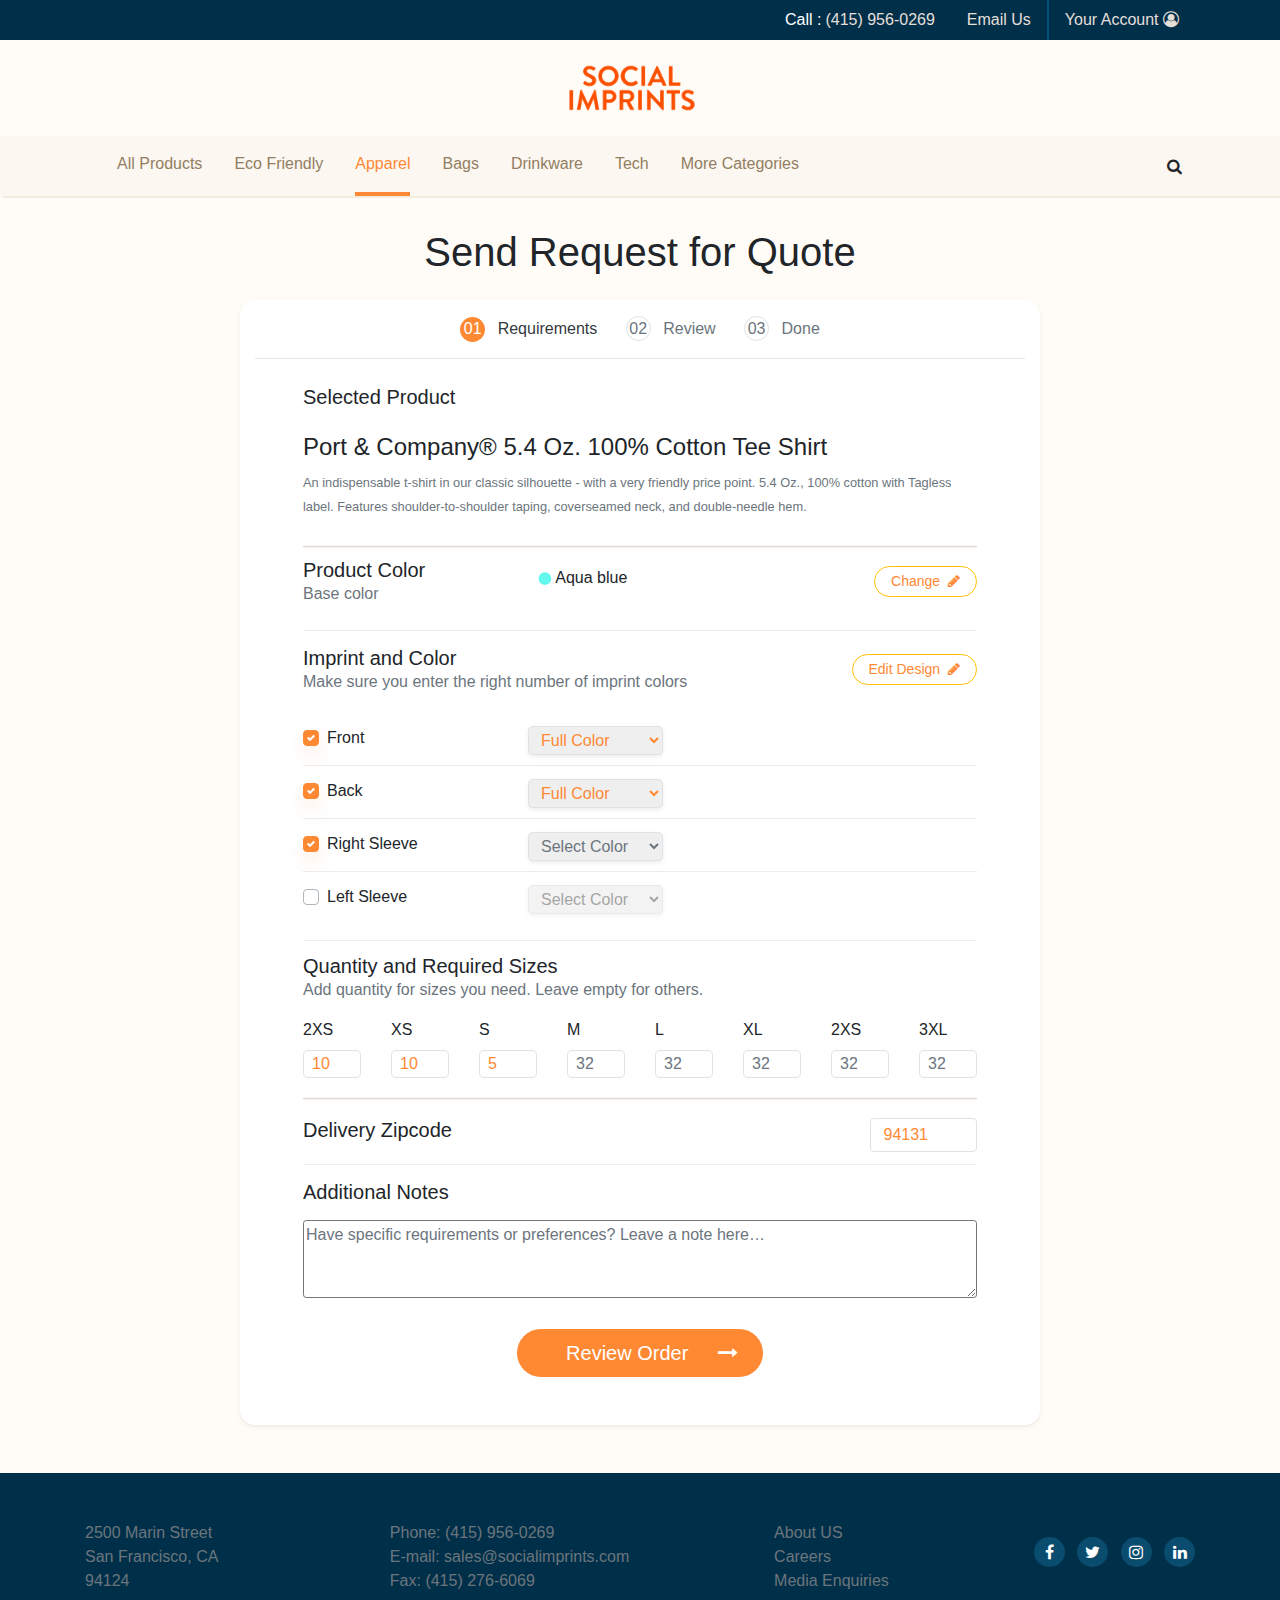
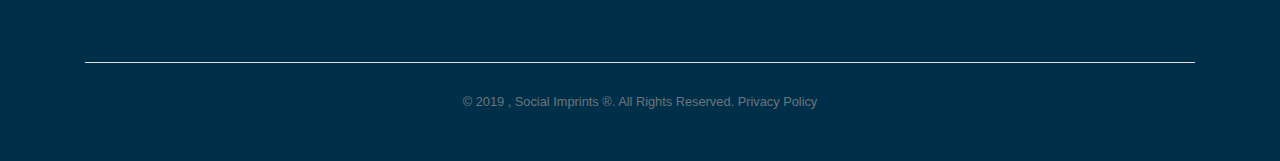
<file: socialimprint/request.html>
<!doctype html>
<html lan="en">
<head>
  <meta charset="utf-8">
  <title>Request</title>

  <meta name="viewport" content="width=device-width, initial-scale=1">
  <link rel="stylesheet" href="https://maxcdn.bootstrapcdn.com/bootstrap/4.4.1/css/bootstrap.min.css">
  <link rel="stylesheet" href="https://cdnjs.cloudflare.com/ajax/libs/font-awesome/4.7.0/css/font-awesome.min.css">
  <link rel="stylesheet" type="text/css" href="style.css">
  
</head>

<body class="body-bg">

  <!--starting of header-contact-->
  <div class="bg-blue">
    <div class="container">
      <ul class="nav jc-center justify-content-md-end">
        <li class="nav-item d-flex align-items-center font-10">
          <span class="text-white">Call :</span>
          <a class="nav-link text-peach hover-orange pl-1" href="tel: 4159560269">(415) 956-0269</a>
        </li>
        <li class="nav-item border-info-right font-10">
          <a class="nav-link text-peach hover-orange" href="mailto: sales@socialimprints.com">Email Us</a>
        </li>
        <li class="nav-item font-10">
          <a class="nav-link text-peach hover-orange" href="#;">Your Account
            <i class="fa fa-user-circle-o" aria-hidden="true"></i>
          </a>
        </li>
      </ul><!--end of nav-->
    </div><!--end of container-->
  </div><!--end of bg-blue-->

  <!--end of header-contact-->

  <!--stating of logo-->
  <div class="container text-center">
    <a class="navbar-brand py-4 maxw-130" href="index.html">
      <img src="images/logo.png" alt="" class="img-fluid w-100">
    </a>
  </div><!--end of container-->
  <!--end of logo-->

  <!--starting of navbar-->

  <div class="bg-light-peach">
    <div class="container">
      <div class="row">
        <div class="col-auto">
          <nav class="navbar navbar-expand-lg pb-0">
            <button class="navbar-toggler" type="button" data-toggle="collapse" data-target="#collapsibleNavbar">
              <span class="navbar-toggler-icon">
                <i class="fa fa-bars custom-toggler" aria-hidden="true"></i>
              </span>
            </button>
            <div class="collapse navbar-collapse " id="collapsibleNavbar">
              <ul class="navbar-nav">
                <li class="nav-item">
                  <a class="nav-link text-brown hover-orange hover-orange-border pb-3 px-0 mx-3" href="product.html">All Products</a>
                </li>
                <li class="nav-item">
                  <a class="nav-link text-brown hover-orange hover-orange-border pb-3 px-0 mx-3" href="#;">Eco Friendly</a>
                </li>
                <li class="nav-item">
                  <a class="nav-link text-brown hover-orange hover-orange-border pb-3 px-0 mx-3 navbar-active active-border" href="apparel.html">Apparel</a>
                </li>
                <li class="nav-item">
                  <a class="nav-link text-brown hover-orange hover-orange-border pb-3 px-0 mx-3" href="#;">Bags
                  </a>
                </li>
                <li class="nav-item">
                  <a class="nav-link text-brown hover-orange hover-orange-border pb-3 px-0 mx-3" href="#;">Drinkware</a>
                </li>
                <li class="nav-item">
                  <a class="nav-link text-brown hover-orange hover-orange-border pb-3 px-0 mx-3" href="#;">Tech
                  </a>
                </li>
                <li class="nav-item">
                  <a class="nav-link text-brown hover-orange hover-orange-border pb-3 px-0 ml-3" href="#;">More Categories</a>
                </li>   
              </ul>
            </div>
          </nav><!--end of nav-->
        </div>
        <div class="col-auto ml-auto d-flex align-items-lg-center align-sm-start">
          <div class="input-group">
            <button class="btn pt-sm-2" type="button" data-toggle="dropdown" aria-haspopup="true" aria-expanded="false">
              <i class="fa fa-search" aria-hidden="true"></i>
            </button>
            <div class="dropdown-menu dropdown-menu-right p-0">
              <div class="input-group-prepend">
                <input type="text" class="form-control custom-control border-0 pl-2" placeholder="Search here" aria-label="Search here" aria-describedby="button-addon2">
                <div class="input-group-append">
                  <button class="btn btn-orange text-white" type="button" id="button-addon2">Button</button>
                </div><!--end of input-group-append-->
              </div><!--end of input-group-prepand-->
            </div><!--end of dropdown-menu-->
          </div><!--end of input-group-->
        </div><!--end of col-->
      </div><!--end of row-->
    </div><!--end of container-->
  </div><!--end of bg-light-peach-->

  <!--end of navbar-->

  <!--starting of request section-->

  <div class="container mt-3">
    <div class="row text-center py-3">
      <div class="col-sm-12">
        <h4 class="font-40 font-20">Send Request for Quote</h4>
      </div><!--end of col-->
    </div><!--end of row-->
  </div><!--end of container-->

  <div class="container mb-5">
    <div class="request-container bg-white shadow-sm rounded-xl">
      <div class="row pt-3 text-align-center">
        <div class="col-md-auto m-auto">
          <span class="text-white btn-orange rounded-circle d-inline-block text-center font-10 wh-15 wh-25 font-weight-light mr-2">01</span>
          <a href="request.html" class="text-dark mr-4 text-decoration-none font-10">Requirements</a>
          <span class="border border-muted text-muted rounded-circle d-inline-block text-center text-align-center font-10 wh-15 wh-25 mr-2">02
          </span>
          <a href="review.html" class="text-muted font-weight-light mr-4 text-decoration-none font-10">Review</a>
          <span class="border border-muted text-muted rounded-circle d-inline-block text-center font-10 wh-15 wh-25 mr-2">03
          </span>
          <a href="done.html" class="text-muted font-weight-light text-decoration-none font-10">Done</a>
        </div><!--end of col-->
      </div><!--end of row-->

      <div class="row">
        <div class="col-md-12">
          <img src="images/rule.png" class="img-fluid w-100 pt-3">
        </div><!--end of col-->
      </div><!--end of row-->

      <div class="px-md-5">
        <div class="row">
          <div class="col-md-9 pt-3">
            <h5>Selected Product</h5>
          </div><!--end of col-->
        </div><!--end of row-->
        <div class="row">
          <div class="col-md-12 pt-3">
            <h4 class="font-sm-14">Port & Company® 5.4 Oz. 100% Cotton Tee Shirt</h4>
            <small class="text-muted">An indispensable t-shirt in our classic silhouette - with a very friendly price point. 5.4 Oz., 100% cotton with Tagless label. Features shoulder-to-shoulder taping, coverseamed neck, and double-needle hem.</small>
          </div><!--end of col-->
        </div><!--end of row-->
        <div class="row">
          <div class="col-md-12 pt-2">
            <img src="images/rule1.jpg" class="img-fluid w-100 pt-3">
          </div><!--end of col-->
        </div><!--end of row-->

        <div class="row pt-2">
          <div class="col-md-4">
            <h5 class="mb-0">Product Color</h5>
            <p class="text-muted mt-0">Base color</p>
          </div><!--end of col-->
          <div class="col-md-4">
            <p class="pt-2">
              <img src="images/sapphire-1.png" class="img-fluid">
              Aqua blue
            </p>
          </div><!--end of col-->
          <div class="col-md-4">
            <button type="button" class="btn btn-link border border-warning text-orange px-3 py-1 rounded-pill text-decoration-none mt-2 float-md-right font-14">Change 
              <i class="fa fa-pencil small pl-1" aria-hidden="true">
              </i>
            </button>
          </div><!--end of col-->
        </div><!--end of row-->

        <div class="row">
          <div class="col-md-12">
            <img src="images/rule.png" class="img-fluid w-100">
          </div><!--end of col-->
        </div><!--end of row-->

        <div class="row">
          <div class="col-md-8">
            <h5 class="my-0">Imprint and Color</h5>
            <p class="text-muted mt-0">Make sure you enter the right number of imprint colors</p>
          </div><!--end of col-->
          <div class="col-md-4">
            <button type="button" class="btn btn-link border border-warning text-orange px-3 py-1 rounded-pill text-decoration-none mt-2 float-md-right font-14">Edit Design 
              <i class="fa fa-pencil small pl-1" aria-hidden="true">
              </i>
            </button>
          </div><!--end of col-->
        </div><!--end of row-->

        <form>
          <div class="form-row pt-3">
            <div class="col-auto">
              <div class="custom-control custom-checkbox">
                <input type="checkbox" class="custom-control-input custom-color mr-2" id="check1" name="front" checked>
                <label for="check1" class="custom-control-label font-sm-14">Front</label>
              </div><!--end of custom-control-->
            </div><!--end of col-->
            <div class="col-auto ml-xs-auto">
              <select class="select-custom font-sm-14 pr-3 pl-2 py-1 text-orange shadow-sm rounded-lg border border-muted">
                <option>Full Color</option>
                <option>Full Color</option>
                <option>Full Color</option>
                <option>Full Color</option>
                <option>Full Color</option>
              </select>
            </div>
          </div>
        </form>

        <div class="row">
          <div class="col-md-12">
            <img src="images/rule.png" class="img-fluid w-100 pt-1">
          </div><!--end of col-->
        </div><!--end of row-->

        <form>
          <div class="form-row">
            <div class="col-auto">
              <div class="custom-control custom-checkbox">
                <input type="checkbox" class="custom-control-input custom-color mr-2" id="check2" name="back" checked>
                <label for="check2" class="custom-control-label font-sm-14">Back
                </label>
              </div><!--end of custom-control-->
            </div><!--end of col-->
            <div class="col-auto ml-xs-auto">
              <select class="select-custom font-sm-14 pr-3 pl-2 py-1 text-orange shadow-sm rounded-lg border border-muted">
                <option>Full Color</option>
                <option>Full Color</option>
                <option>Full Color</option>
                <option>Full Color</option>
                <option>Full Color</option>
              </select>
            </div>
          </div>
        </form>

        <div class="row">
          <div class="col-md-12">
            <img src="images/rule.png" class="img-fluid w-100 pt-1">
          </div><!--end of col-->
        </div><!--end of row-->

        <form>
          <div class="form-row">
            <div class="col-auto">
              <div class="custom-control custom-checkbox">
                <input type="checkbox" class="custom-control-input custom-color mr-2" id="check3" name="right" checked>
                <label for="check3" class="custom-control-label font-sm-14">Right Sleeve</label>
              </div>
            </div>
            <div class="col-auto ml-xs-auto">
              <select class="select-custom font-sm-14 pr-3 pl-2 py-1 text-muted shadow-sm rounded-lg border border-muted">
                <option>Select Color</option>
                <option>Select Color</option>
                <option>Select Color</option>
                <option>Select Color</option>
                <option>Select Color</option>
              </select>
            </div>
          </div>
        </form>

        <div class="row">
          <div class="col-md-12">
            <img src="images/rule.png" class="img-fluid w-100 pt-1">
          </div><!--end of col-->
        </div><!--end of row-->

        <form>
          <div class="form-row">
            <div class="col-auto">
              <div class="custom-control custom-checkbox">
                <input type="checkbox" class="custom-control-input custom-checked mr-2" id="check4" name="left">
                <label for="check4" class="custom-control-label font-sm-14">Left Sleeve</label>
              </div><!--end of custom-control-->
            </div><!--end of col-->
            <div class="col-auto ml-xs-auto">
              <select class="select-custom font-sm-14 pr-3 pl-2 py-1 shadow-sm rounded-lg border border-muted" disabled="">
                <option>Select Color</option>
                <option>Select Color</option>
                <option>Select Color</option>
                <option>Select Color</option>
                <option>Select Color</option>
              </select>
            </div>
          </div>
        </form>

        <div class="row pt-3">
          <div class="col-md-12">
            <img src="images/rule.png" class="img-fluid w-100 pt-1">
          </div><!--end of col-->
        </div><!--end of row-->

        <div class="row">
          <div class="col-md-12">
            <h5 class="my-0">Quantity and Required Sizes</h5>
            <p class="text-muted mt-0">Add quantity for sizes you need. Leave empty for others.</p>
          </div><!--end of col-->
        </div><!--end of row-->

        <div class="row">
          <div class="col">
            <label class="d-block">2XS</label>
            <input type="number" name="" value="10" class="text-orange w-100 rounded-lg border border-1 pl-2">
          </div>
          <div class="col">
            <label class="d-block">XS</label>
            <input type="number" name="" value="10" class="text-orange w-100 rounded-lg border border-1 pl-2">
          </div>
          <div class="col">
            <label class="d-block">S</label>
            <input type="number" name="" value="5" class="text-orange w-100 rounded-lg border border-1 pl-2">
          </div>
          <div class="col">
            <label class="d-block">M</label>
            <input type="number" name="" value="32" class="text-muted bg-white w-100 rounded-lg border border-1 pl-2" disabled>
          </div>
          <div class="col">
            <label class="d-block">L</label>
            <input type="number" name="" value="32" class="text-muted bg-white w-100 rounded-lg border border-1 pl-2" disabled>
          </div>
          <div class="col">
            <label class="d-block">XL</label>
            <input type="number" name="" value="32" class="text-muted bg-white w-100 rounded-lg border border-1 pl-2" disabled>
          </div>
          <div class="col">
            <label class="d-block">2XS</label>
            <input type="number" name="" value="32" class="text-muted bg-white w-100 rounded-lg border border-1 pl-2" disabled>
          </div>
          <div class="col">
            <label class="d-block">3XL</label>
            <input type="number" name="" value="32" class="text-muted bg-white w-100 rounded-lg border border-1 pl-2" disabled>
          </div>
        </div><!--end of row-->

        <div class="row pt-3">
          <div class="col-md-12">
            <img src="images/rule1.jpg" class="img-fluid w-100 pb-3">
          </div><!--end of col-->
        </div><!--end of row-->

        <div class="row">
          <div class="col-md-8 col-sm-8">
            <h5 class="my-0">Delivery Zipcode</h5>
          </div><!--end of col-->
          <div class="col-md-4 col-sm-4 mt-sm-20">
            <button type="button" class="btn btn-link border border-muted text-orange pr-5 py-1 text-decoration-none float-md-right">94131 </button>
          </div><!--end of col-->
        </div><!--end of row-->
        <div class="row pt-1">
          <div class="col-md-12">
            <img src="images/rule.png" class="img-fluid w-100">
          </div><!--end of col-->
        </div><!--end of row-->

        <div class="row">
          <div class="col-md-12">
            <h5 class="my-0">Additional Notes</h5>
          </div><!--end of col-->
        </div><!--end of row-->

        <div class="row">
          <div class="col-md-12">
            <textarea rows="3" class="w-100 text-muted rounded-sm mt-3">Have specific requirements or preferences? Leave a note here…</textarea>
          </div>
        </div><!--end of row-->
        <div class="row text-center">
          <div class="col-md-12 mb-5">
            <a href="review.html">
              <button type="button" class="btn btn-lg btn-link bg-gradient-warning btn-orange py-2 pr-4 pl-5 text-white text-decoration-none mt-4 rounded-pill">Review Order 
                <i class="fa fa-long-arrow-right pl-4" aria-hidden="true"></i>
              </button>
            </a>
          </div><!--end of col-->
        </div><!--end of row-->
      </div><!--end of px-5-->
    </div><!--end of request container-->
  </div><!--end of container-->

  <!--end of request section-->

  <!--starting of footer-->

  <footer class="bg-blue">
    <div class="container">
      <div class="row py-5 justify-content-between text-align-center">
        <div class="col-lg-2 col-md-3">
          <address class="text-muted ">2500 Marin Street San Francisco, CA 94124</address>
        </div><!--end of col-->
        <div class="col-lg-auto col-md-4">
          <span class="text-muted">Phone: </span>
          <a href="tel: 4159560269" class="text-muted text-decoration-none hover">(415) 956-0269</a><br>
          <span class="text-muted">E-mail: </span>
          <a href="mailto: sales@socialimprints.com" class="text-muted text-decoration-none hover">sales@socialimprints.com</a><br>
          <span class="text-muted">Fax: </span>
          <a href="#;" class="text-muted text-decoration-none hover">(415) 276-6069</a>
        </div><!--end of col-->
        <div class="col-lg-auto col-md-3 pt-15">
          <ul class="p-0">
            <li class="list-unstyled">
              <a href="#;" class="text-muted hover">About US</a>
            </li>
            <li class="list-unstyled">
              <a href="#;" class="text-muted hover">Careers</a>
            </li>
            <li class="list-unstyled">
              <a href="#;" class="text-muted hover">Media Enquiries</a>
            </li>
          </ul>
        </div><!--end of col-->
        <div class="col-lg-auto col-md-2 pt-15">
          <a href="https://www.facebook.com/" class="pt-1 d-inline-block bg-icon rounded-circle text-decoration-none mr-2">
            <i class="fa fa-facebook text-white text-center icon-wh" aria-hidden="true">
            </i>
          </a>
          <a href="https://twitter.com/" class="pt-1 d-inline-block bg-icon rounded-circle text-decoration-none mr-2">
            <i class="fa fa-twitter text-white text-center icon-wh" aria-hidden="true"></i>
          </a>
          <a href="https://www.instagram.com/" class="pt-1 d-inline-block bg-icon rounded-circle text-decoration-none mr-2 mt-md-3">
            <i class="fa fa-instagram text-white text-center icon-wh" aria-hidden="true">
            </i>
          </a>
          <a href="https://in.linkedin.com/" class="pt-1 d-inline-block bg-icon rounded-circle mt-md-3 text-decoration-none">
            <i class="fa fa-linkedin text-white text-center icon-wh" aria-hidden="true">
            </i>
          </a>
        </div><!--end of col-->
      </div><!--end of row-->
      <div class="row">
        <div class="col-lg-12">
          <img src="images/rule.png" class="img-fluid w-100">
        </div><!--end of col-->
        <div class="col-lg-12 text-center pb-5 pt-2">
          <small class="text-muted">© 2019 , Social Imprints ®. All Rights Reserved. 
            <a href="#;" class="text-muted hover">Privacy Policy</a>
          </small>
        </div><!--end of col-->
      </div><!--end of row-->
    </div><!--end of container-->
  </footer><!--end of footer-->

  <!--end of footer-->

  <script src="https://ajax.googleapis.com/ajax/libs/jquery/3.4.1/jquery.min.js"></script>
  <script src="https://cdnjs.cloudflare.com/ajax/libs/popper.js/1.16.0/umd/popper.min.js"></script>
  <script src="https://maxcdn.bootstrapcdn.com/bootstrap/4.4.1/js/bootstrap.min.js"></script>

</body>
</html>
</file>
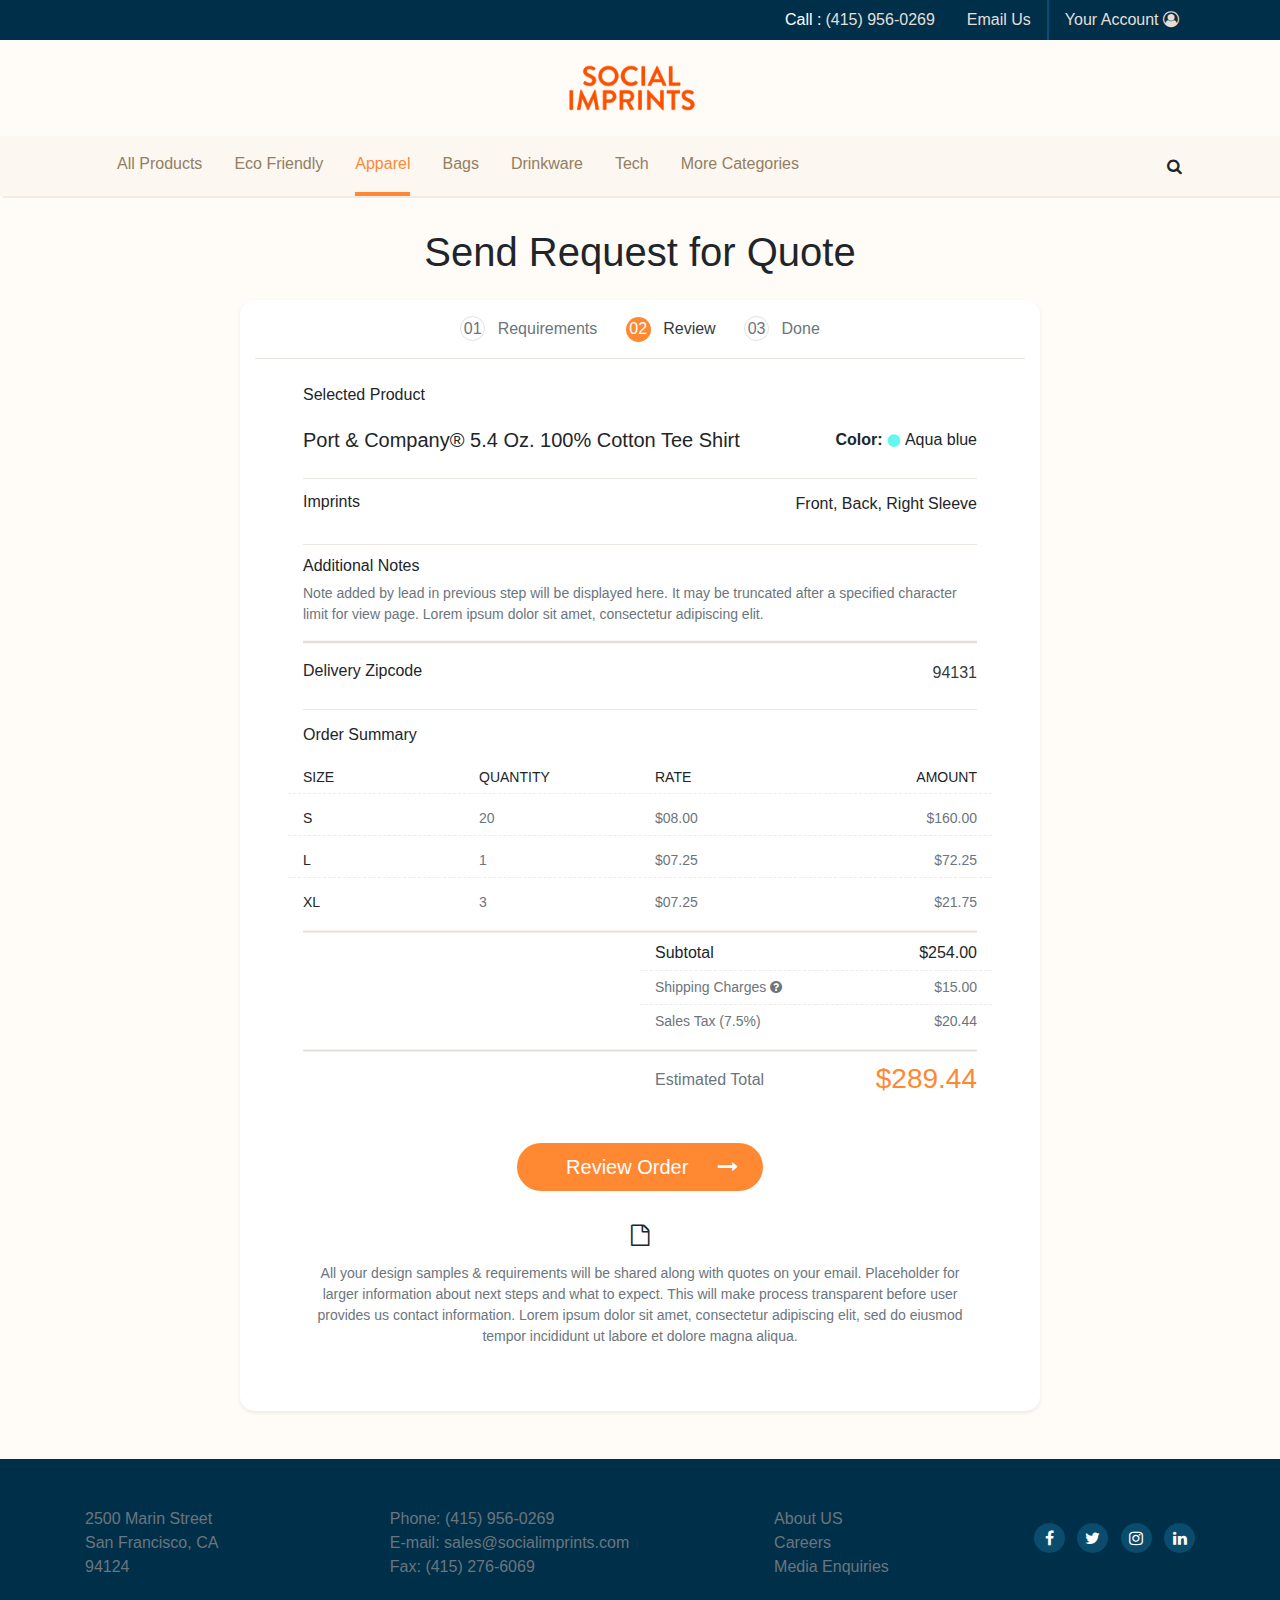
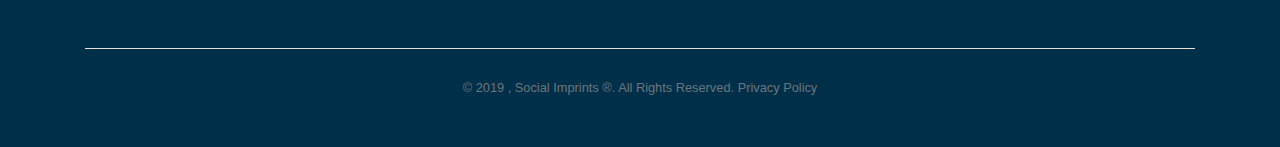
<file: socialimprint/review.html>
<!doctype html>
<html lan="en">
<head>
  <meta charset="utf-8">
  <title>Review</title>
  
  <meta name="viewport" content="width=device-width, initial-scale=1">
  <link rel="stylesheet" href="https://maxcdn.bootstrapcdn.com/bootstrap/4.4.1/css/bootstrap.min.css">
  <link rel="stylesheet" href="https://cdnjs.cloudflare.com/ajax/libs/font-awesome/4.7.0/css/font-awesome.min.css">
  <link rel="stylesheet" type="text/css" href="style.css">

</head>

<body class="body-bg">

  <!--starting of header-contact-->
  <div class="bg-blue">
    <div class="container">
      <ul class="nav jc-center justify-content-md-end">
        <li class="nav-item d-flex align-items-center font-10">
          <span class="text-white">Call :</span>
          <a class="nav-link text-peach hover-orange pl-1" href="tel: 4159560269">(415) 956-0269</a>
        </li>
        <li class="nav-item border-info-right font-10">
          <a class="nav-link text-peach hover-orange" href="mailto: sales@socialimprints.com">Email Us</a>
        </li>
        <li class="nav-item font-10">
          <a class="nav-link text-peach hover-orange" href="#;">Your Account 
            <i class="fa fa-user-circle-o" aria-hidden="true"></i>
          </a>
        </li>
      </ul><!--end of nav-->
    </div><!--end of container-->
  </div><!--end of bg-blue-->

  <!--end of header-contact-->

  <!--stating of logo-->
  <div class="container text-center">
    <a class="navbar-brand py-4 maxw-130" href="index.html">
      <img src="images/logo.png" alt="" class="img-fluid w-100">
    </a>
  </div><!--end of container-->
  <!--end of logo-->

  <!--starting of navbar-->

  <div class="bg-light-peach">
    <div class="container">
      <div class="row">
        <div class="col-auto">
          <nav class="navbar navbar-expand-lg pb-0">
            <button class="navbar-toggler" type="button" data-toggle="collapse" data-target="#collapsibleNavbar">
              <span class="navbar-toggler-icon">
                <i class="fa fa-bars custom-toggler" aria-hidden="true"></i>
              </span>
            </button>
            <div class="collapse navbar-collapse " id="collapsibleNavbar">
              <ul class="navbar-nav">
                <li class="nav-item">
                  <a class="nav-link text-brown hover-orange hover-orange-border pb-3 px-0 mx-3" href="product.html">All Products</a>
                </li>
                <li class="nav-item">
                  <a class="nav-link text-brown hover-orange hover-orange-border pb-3 px-0 mx-3" href="#;">Eco Friendly</a>
                </li>
                <li class="nav-item">
                  <a class="nav-link text-brown hover-orange hover-orange-border pb-3 px-0 mx-3 navbar-active active-border" href="apparel.html">Apparel</a>
                </li>
                <li class="nav-item">
                  <a class="nav-link text-brown hover-orange hover-orange-border pb-3 px-0 mx-3" href="#;">Bags
                  </a>
                </li>
                <li class="nav-item">
                  <a class="nav-link text-brown hover-orange hover-orange-border pb-3 px-0 mx-3" href="#;">Drinkware</a>
                </li>
                <li class="nav-item">
                  <a class="nav-link text-brown hover-orange hover-orange-border pb-3 px-0 mx-3" href="#;">Tech
                  </a>
                </li>
                <li class="nav-item">
                  <a class="nav-link text-brown hover-orange hover-orange-border pb-3 px-0 ml-3" href="#;">More Categories</a>
                </li>   
              </ul>
            </div>
          </nav><!--end of nav-->
        </div>
        <div class="col-auto ml-auto d-flex align-items-lg-center align-sm-start">
          <div class="input-group">
            <button class="btn pt-sm-2" type="button" data-toggle="dropdown" aria-haspopup="true" aria-expanded="false">
              <i class="fa fa-search" aria-hidden="true"></i>
            </button>
            <div class="dropdown-menu dropdown-menu-right p-0">
              <div class="input-group-prepend">
                <input type="text" class="form-control custom-control border-0 pl-2" placeholder="Search here" aria-label="Search here" aria-describedby="button-addon2">
                <div class="input-group-append">
                  <button class="btn btn-orange text-white" type="button" id="button-addon2">Button</button>
                </div><!--end of input-group-append-->
              </div><!--end of input-group-prepand-->
            </div><!--end of dropdown-menu-->
          </div><!--end of input-group-->
        </div><!--end of col-->
      </div><!--end of row-->
    </div><!--end of container-->
  </div><!--end of bg-light-peach-->

  <!--end of navbar-->

  <!--starting of request section-->

  <div class="container mt-3">
    <div class="row text-center py-3">
      <div class="col-sm-12">
        <h4 class="font-40 font-20">Send Request for Quote</h4>
      </div><!--end of col-->
    </div><!--end of row-->
  </div><!--end of container-->

  <div class="container mb-5">
    <div class="request-container bg-white shadow-sm rounded-xl">
      <div class="row pt-3 text-align-center">
        <div class="col-md-auto m-auto">
          <span class="border border-muted text-muted rounded-circle d-inline-block text-center font-10 wh-15 wh-25 mr-2">01
          </span>
          <a href="request.html" class="text-muted font-weight-light mr-4 text-decoration-none font-10">Requirements</a>
          <span class="text-white btn-orange rounded-circle d-inline-block text-center font-10 wh-15 wh-25 font-weight-light mr-2">02</span>
          <a href="review.html" class="text-dark mr-4 text-decoration-none font-10">Review</a>
          <span class="border border-muted text-muted rounded-circle d-inline-block text-center font-10 wh-15 wh-25 mr-2">03
          </span>
          <a href="done.html" class="text-muted font-weight-light text-decoration-none font-10">Done</a>
        </div><!--end of col-->
      </div><!--end of row-->

      <div class="row">
        <div class="col-md-12">
          <img src="images/rule.png" class="img-fluid w-100 pt-3">
        </div><!--end of col-->
      </div><!--end of row-->

      <div class="px-md-5">
        <div class="row">
          <div class="col-md-9 pt-3">
            <h6>Selected Product</h6>
          </div><!--end of col-->
        </div><!--end of row-->
        <div class="row">
          <div class="col-md-8 pt-3">
            <h5 class="font-weight-light font-sm-14">Port & Company® 5.4 Oz. 100% Cotton Tee Shirt</h5>
          </div><!--end of col-->
          <div class="col-md-4 pt-2">
            <p class="pt-2 float-md-right">
              <span class="font-weight-bold">Color: </span>
              <img src="images/sapphire-1.png" class="img-fluid pr-1">Aqua blue
            </p>
          </div><!--end of col-->
        </div><!--end of row-->
        <div class="row">
          <div class="col-md-12">
            <img src="images/rule.png" class="img-fluid w-100 pt-1">
          </div><!--end of col-->
        </div><!--end of row-->

        <div class="row">
          <div class="col-auto col-md-6">
            <h6>Imprints</h6>
          </div><!--end of col-->
          <div class="col-auto col-md-6">
            <p class="font-sm-14 float-md-right">Front, Back, Right Sleeve</p>
          </div><!--end of col-->
        </div><!--end of row-->

        <div class="row">
          <div class="col-md-12">
            <img src="images/rule.png" class="img-fluid w-100 pt-2">
          </div><!--end of col-->
        </div><!--end of row-->

        <div class="row">
          <div class="col-md-12">
            <h6>Additional Notes</h6>
            <p class="text-muted mt-0 font-14 mb-1">Note added by lead in previous step will be displayed here. It may be truncated after a specified character limit for view page. Lorem ipsum dolor sit amet, consectetur adipiscing elit.</p>
          </div><!--end of col-->
        </div><!--end of row-->

        <div class="row">
          <div class="col-md-12 pb-2">
            <img src="images/rule1.jpg" class="img-fluid w-100">
          </div><!--end of col-->
        </div><!--end of row-->

        <div class="row">
          <div class="col-md-8 col-sm-8">
            <h6 class="my-0">Delivery Zipcode</h6>
          </div><!--end of col-->
          <div class="col-md-4 col-sm-4 mt-sm-20">
            <p class="text-dark float-md-right">94131 </p>
          </div><!--end of col-->
        </div><!--end of row-->

        <div class="row">
          <div class="col-md-12">
            <img src="images/rule.png" class="img-fluid w-100">
          </div><!--end of col-->
        </div><!--end of row-->

        <div class="row">
          <div class="col-sm-12">
            <h6>Order Summary</h6>
          </div><!--end of col-->
        </div><!--end of row-->

        <div class="row pt-3 border-dash">
          <div class="col-md-3 col-sm-3">
            <h6 class="font-14">SIZE</h6>
          </div><!--end of col-->
          <div class="col-md-3 col-sm-3">
            <h6 class="font-14">QUANTITY</h6>
          </div><!--end of col-->
          <div class="col-md-3 col-sm-3">
            <h6 class="font-14">RATE</h6>
          </div><!--end of col-->
          <div class="col-md-3 col-sm-3">
            <h6 class="font-14 float-md-right">AMOUNT</h6>
          </div><!--end of col-->
        </div><!--end of row-->

        <div class="row pt-3 border-dash">
          <div class="col-md-3 col-sm-3">
            <h6 class="font-14">S</h6>
          </div><!--end of col-->
          <div class="col-md-3 col-sm-3">
            <h6 class="font-14 text-muted">20</h6>
          </div><!--end of col-->
          <div class="col-md-3 col-sm-3">
            <h6 class="font-14 text-muted">$08.00</h6>
          </div><!--end of col-->
          <div class="col-md-3 col-sm-3">
            <h6 class="font-14 float-md-right text-muted">$160.00
            </h6>
          </div><!--end of col-->
        </div><!--end of row-->
        <div class="row pt-3 border-dash">
          <div class="col-md-3 col-sm-3">
            <h6 class="font-14">L</h6>
          </div><!--end of col-->
          <div class="col-md-3 col-sm-3">
            <h6 class="font-14 text-muted">1</h6>
          </div><!--end of col-->
          <div class="col-md-3 col-sm-3">
            <h6 class="font-14 text-muted">$07.25</h6>
          </div><!--end of col-->
          <div class="col-md-3 col-sm-3">
            <h6 class="font-14 float-md-right text-muted">$72.25
            </h6>
          </div><!--end of col-->
        </div><!--end of row-->
        <div class="row pt-3">
          <div class="col-md-3 col-sm-3">
            <h6 class="font-14">XL</h6>
          </div><!--end of col-->
          <div class="col-md-3 col-sm-3">
            <h6 class="font-14 text-muted">3</h6>
          </div><!--end of col-->
          <div class="col-md-3 col-sm-3">
            <h6 class="font-14 text-muted">$07.25</h6>
          </div><!--end of col-->
          <div class="col-md-3 col-sm-3">
            <h6 class="font-14 float-md-right text-muted">$21.75
            </h6>
          </div><!--end of col-->
        </div><!--end of row-->

        <div class="row">
          <div class="col-md-12">
            <img src="images/rule1.jpg" class="img-fluid w-100">
          </div><!--end of col-->
        </div><!--end of row-->

        <div class="row">
          <div class="col-md-3 col-sm-3">

          </div><!--end of col-->
          <div class="col-md-3 col-sm-3">

          </div><!--end of col-->
          <div class="col-md-3 col-sm-3 border-dash">
            <h6>Subtotal</h6>
          </div><!--end of col-->
          <div class="col-md-3 col-sm-3 border-dash">
            <h6 class="float-md-right">$254.00</h6>
          </div><!--end of col-->
        </div><!--end of row-->

        <div class="row pt-2">
          <div class="col-md-3 col-sm-3">

          </div><!--end of col-->
          <div class="col-md-3 col-sm-3">

          </div><!--end of col-->
          <div class="col-md-3 col-sm-3 border-dash">
            <h6 class="font-14 text-muted">Shipping Charges
              <a href="#;" data-toggle="tooltip" data-placement="top" title="Shipping via ground in the USA only" class="text-muted">
                <i class="fa fa-question-circle" aria-hidden="true">
                </i>
              </a>
            </h6>
          </div><!--end of col-->
          <div class="col-md-3 col-sm-3 border-dash">
            <h6 class="float-md-right font-14 text-muted">$15.00
            </h6>
          </div><!--end of col-->
        </div><!--end of row-->
        <div class="row pt-2">
          <div class="col-md-3 col-sm-3">

          </div><!--end of col-->
          <div class="col-md-3 col-sm-3">

          </div><!--end of col-->
          <div class="col-md-3 col-sm-3">
            <h6 class="font-14 text-muted">Sales Tax (7.5%)</h6>
          </div><!--end of col-->
          <div class="col-md-3 col-sm-3">
            <h6 class="float-md-right font-14 text-muted">$20.44
            </h6>
          </div><!--end of col-->
        </div><!--end of row-->

        <div class="row">
          <div class="col-md-12">
            <img src="images/rule1.jpg" class="img-fluid w-100">
          </div><!--end of col-->
        </div><!--end of row-->

        <div class="row">
          <div class="col-md-3 col-sm-3">

          </div><!--end of col-->
          <div class="col-md-3 col-sm-3">

          </div><!--end of col-->
          <div class="col-md-3 col-sm-3">
            <h6 class="pt-2 text-muted">Estimated Total</h6>
          </div><!--end of col-->
          <div class="col-md-3 col-sm-3">
            <h3 class="float-md-right text-orange">$289.44</h3>
          </div><!--end of col-->
        </div><!--end of row-->
        <div class="row pt-3 text-center">
          <div class="col-md-12 mb-3">
            <a href="#;">
              <button type="button" class="btn btn-lg btn-link bg-gradient-warning btn-orange py-2 pr-4 pl-5 text-white text-decoration-none mt-4 rounded-pill">Review Order 
                <i class="fa fa-long-arrow-right pl-4" aria-hidden="true"></i>
              </button>
            </a>
          </div><!--end of col-->
        </div><!--end of row-->

        <div class="row pt-3 text-center">
          <div class="col-md-12">
            <i class="fa fa-file-o fa-lg" aria-hidden="true"></i>
          </div><!--end of col-->
        </div><!--end of row-->

        <div class="row pt-3 text-center">
          <div class="col-md-12">
            <p class="text-muted font-14 pb-5">All your design samples & requirements will be shared along with quotes on your email. Placeholder for larger information about next steps and what to expect. This will make process transparent before user provides us contact information. Lorem ipsum dolor sit amet, consectetur adipiscing elit, sed do eiusmod tempor incididunt ut labore et dolore magna aliqua. 
            </p>
          </div><!--end of col-->
        </div><!--end of row-->
      </div><!--end of px-5-->
    </div><!--end of request container-->
  </div><!--end of container-->

  <!--end of request section-->

  <!--starting of footer-->

  <footer class="bg-blue">
    <div class="container">
      <div class="row py-5 justify-content-between text-align-center">
        <div class="col-lg-2 col-md-3">
          <address class="text-muted ">2500 Marin Street San Francisco, CA 94124</address>
        </div><!--end of col-->
        <div class="col-lg-auto col-md-4">
          <span class="text-muted">Phone: </span>
          <a href="tel: 4159560269" class="text-muted text-decoration-none hover">(415) 956-0269</a><br>
          <span class="text-muted">E-mail: </span>
          <a href="mailto: sales@socialimprints.com" class="text-muted text-decoration-none hover">sales@socialimprints.com</a><br>
          <span class="text-muted">Fax: </span>
          <a href="#;" class="text-muted text-decoration-none hover">(415) 276-6069</a>
        </div><!--end of col-->
        <div class="col-lg-auto col-md-3 pt-15">
          <ul class="p-0">
            <li class="list-unstyled">
              <a href="#;" class="text-muted hover">About US</a>
            </li>
            <li class="list-unstyled">
              <a href="#;" class="text-muted hover">Careers</a>
            </li>
            <li class="list-unstyled">
              <a href="#;" class="text-muted hover">Media Enquiries
              </a>
            </li>
          </ul>
        </div><!--end of col-->
        <div class="col-lg-auto col-md-2 pt-15">
          <a href="https://www.facebook.com/" class="pt-1 d-inline-block bg-icon rounded-circle text-decoration-none mr-2">
            <i class="fa fa-facebook text-white text-center icon-wh" aria-hidden="true"></i>
          </a>
          <a href="https://twitter.com/" class="pt-1 d-inline-block bg-icon rounded-circle text-decoration-none mr-2">
            <i class="fa fa-twitter text-white text-center icon-wh" aria-hidden="true"></i>
          </a>
          <a href="https://www.instagram.com/" class="pt-1 d-inline-block bg-icon rounded-circle text-decoration-none mr-2 mt-md-3">
            <i class="fa fa-instagram text-white text-center icon-wh" aria-hidden="true"></i>
          </a>
          <a href="https://in.linkedin.com/" class="pt-1 d-inline-block bg-icon rounded-circle mt-md-3 text-decoration-none">
            <i class="fa fa-linkedin text-white text-center icon-wh" aria-hidden="true"></i>
          </a>
        </div><!--end of col-->
      </div><!--end of row-->
      <div class="row">
        <div class="col-lg-12">
          <img src="images/rule.png" class="img-fluid w-100">
        </div><!--end of col-->
        <div class="col-lg-12 text-center pb-5 pt-2">
          <small class="text-muted">© 2019 , Social Imprints ®. All Rights Reserved. 
            <a href="#;" class="text-muted hover">Privacy Policy</a>
          </small>
        </div><!--end of col-->
      </div><!--end of row-->
    </div><!--end of container-->
  </footer><!--end of footer-->

  <!--end of footer-->

  <script src="https://ajax.googleapis.com/ajax/libs/jquery/3.4.1/jquery.min.js"></script>
  <script src="https://cdnjs.cloudflare.com/ajax/libs/popper.js/1.16.0/umd/popper.min.js"></script>
  <script src="https://maxcdn.bootstrapcdn.com/bootstrap/4.4.1/js/bootstrap.min.js"></script>

  <!--starting of script for tooltip-->
  <script>
    $(document).ready(function(){
      $('[data-toggle="tooltip"]').tooltip();   
    });
  </script>
  <!--end of script for tooltip-->

</body>
</html>
</file>
<file: socialimprint/style.css>
.body-bg {
  background-color: #fffcf7;
}

.hover-color {
  max-width: 550px!important;
}

.bg-blue {
  background-color: #003049;
}

.text-peach {
  color: #e5dfda;
}

.custom-toggler {
  color: #fe8836;
}

.border-info-right {
  border-right: 2px solid #00507a;
}

.hover-orange:hover {
  color: #fe8836!important;
}

.hover-orange-border:hover {
  border-bottom: 4px solid #fe8836;
}

.maxw-130 {
  max-width: 130px;
}

.bg-light-peach {
  background-color: #fcf7f0;
  box-shadow: 3px 2px #f4ecdf;
}

.text-brown {
  color: #927e62;
}

.active-border {
  border-bottom: 4px solid #fe8836;
}

.navbar-active {
  color: #fe8836;
}

.custom-control {
  max-width: 215px;
  width: 250px;
}

.icon-wh {
  width: 31px;
  height: 23px;
}

/***starting of carousel***/

.carousel-indicators {
  bottom: -19%!important;
}

.carousel-indicators li {
  width: 12px!important;
  height: 12px!important;
  background-color: #ff8833!important;
  border-radius: 50%!important;
}

/***end of carousel***/

.text-orange {
  color: #ff5100;
}

.rounded-xl {
  border-radius: 15px;
}

.btn-orange {
  background-color: #ff8833!important;
}

.bg-icon {
  background-color: #0a4c6e;
}

.hover:hover {
  color: white!important;
}

.wh-25 {
  width: 25px;
  height: 25px;
}

.width-30 {
  width: 30px;
  height: 30px;
}

/***starting for all products page***/

.font-size-20 {
  font-size: 27px!important;
}

.bg-dark-black {
  background-color: #000000!important;
}

.pl-none {
  padding-left: 0;
}

.border-top {
  border-top: 1px solid #f2f2f2;
}

.hover-muted:hover {
  color: #6c757d!important;
}

/***end for all products page***/

/***starting of apparel page***/

.breadcrumb-item + .breadcrumb-item:before {
  content: ">"!important;
}

.bg-skin {
  background-color: #f4ecdf!important;
}

.shadow-opacity {
  text-shadow: none!important;
  opacity: 1!important;
  float: none!important;
}

.text-black {
  color: #343a40;
}

.custom-checkbox .custom-control-input.custom-color~.custom-control-label::before{
  border: 0.1em solid #c7ccd2!important;
  box-shadow: 0 .5rem 1rem rgba(255,136,51,.15)!important;
}

.custom-checkbox .custom-control-input:checked.custom-color~.custom-control-label::before {
  background-color: #ff8833!important;
  border: 0.1em solid #ff8833!important;
}

.custom-checkbox .custom-control-input.color-beige~.custom-control-label::before,
.custom-checkbox .custom-control-input:checked.color-beige~.custom-control-label::before {
  background-color: #ebecf0!important;
  border: 0.1em solid #ebecf0!important;
  box-shadow: none;
}

.custom-checkbox .custom-control-input.color-black~.custom-control-label::before,
.custom-checkbox .custom-control-input:checked.color-black~.custom-control-label::before {
  background-color: #2c3c49!important;
  border: 0.1em solid #2c3c49!important;
  box-shadow: none;
}

.custom-checkbox .custom-control-input.color-blue~.custom-control-label::before,
.custom-checkbox .custom-control-input:checked.color-blue~.custom-control-label::before {
  background-color: #7ec7ff!important;
  border: 0.1em solid #7ec7ff!important;
  box-shadow: none;
}

.custom-checkbox .custom-control-input.color-coral~.custom-control-label::before,
.custom-checkbox .custom-control-input:checked.color-coral~.custom-control-label::before {
  background-color: #ff5f43!important;
  border: 0.1em solid #ff5f43!important;
  box-shadow: none;
}

.custom-checkbox .custom-control-input.color-magenta~.custom-control-label::before,
.custom-checkbox .custom-control-input:checked.color-magenta~.custom-control-label::before {
  background-color: #ff6f86!important;
  border: 0.1em solid #ff6f86!important;
  box-shadow: none;
}

.custom-checkbox .custom-control-input.color-forest~.custom-control-label::before,
.custom-checkbox .custom-control-input:checked.color-forest~.custom-control-label::before {
  background-color: #5f901d!important;
  border: 0.1em solid #5f901d!important;
  box-shadow: none;
}

.custom-checkbox .custom-control-input.color-yellow~.custom-control-label::before,
.custom-checkbox .custom-control-input:checked.color-yellow~.custom-control-label::before {
  background-color: #f5d14b!important;
  border: 0.1em solid #f5d14b!important;
  box-shadow: none;
}

.custom-radio .custom-control-input:checked ~ .custom-control-label::before {
  color: #fff;
  background-color: #ff8833;
  border: 0.1em solid #ff8833;
  box-shadow: 0 .5rem 1rem rgba(255,136,51,.15)!important;
}

.custom-shadow:hover {
  box-shadow: 0 .5rem 1rem rgba(0,0,0,.15)!important;
}

.page-active {
  background-color: #ff8833!important;
}

.page-hover:hover {
  background-color: #ff8833!important;
  color: white!important;
}

.hover-color {
  position: absolute!important;
  top: 9%;
  left: 16%;
  z-index: 1;
}

.pointer {
  cursor: pointer;
}

.blue-hover .hide {
  display: none;
  position: absolute!important;
  width: 450px;
  height: auto;
  top: -867%;
  left: 55%;
}

.blue-hover:hover .hide {
  display: block!important;
}

.text-orange {
  color: #ff8833!important;
}

.color-bg:hover .label-hover {
  background-color: #fcf9f5;
}

.left-arrow {
  position: absolute;
  left: -1%;
  top: 47%;
}

/***end of apparel page***/

/***starting of request page***/

.request-container {
  max-width: 800px;
  padding-right: 15px;
  padding-left: 15px;
  margin-right: auto;
  margin-left: auto;
}

.font-14 {
  font-size: 14px!important;
}

.select-custom {
  min-width: 135px!important;
}

.custom-checkbox .custom-control-input.custom-checked~.custom-control-label::before {
  box-shadow: none;
}

.custom-checkbox .custom-control-input:checked.custom-checked~.custom-control-label::before {
  background-color: #ff8833!important;
  border: 0.1em solid #ff8833!important;
}

/***end of request page***/

/***starting of review***/

.font-40 {
  font-size: 40px;
  font-weight: 400;
}

.border-dash {
  border-bottom: 1px dashed #efebe8;
}

.done-container {
  max-width: 550px;
  margin: auto;
}

.bg-pale {
  background-color: #fffcf7;
}

/***end of review***/

/***starting of breakpoint for mobile-view***/

@media only screen and (max-width: 767px) {

  .pl-12 {
    padding-left: 12px!important;
  }

  .text-align-center {
    text-align: center;
  }

  .jc-center {
    justify-content: center;
  }

  .pt-15 {
    padding-top: 15px;
  }

  .blue-hover .hide {
    width: 298px;
    top: -1315%;
    left: 31%;
  }

  .pt-sm-40 {
    padding-top: 40px;
  }

  .py-sm-15 {
    padding-top: 15px;
    padding-bottom: 15px;
  }

  .mt-sm-20 {
    margin-top: 20px;
  }

  .border-info-right {
    border: none;
  }

  .font-10 {
    font-size: 10px!important;
  }

  .font-sm-14 {
    font-size: 14px!important;
  }

  .wh-15 {
    width: 15px;
    height: 15px;
  }

  .font-20 {
    font-size: 20px;
  }

  .custom-control {
    max-width: unset;
    width: unset;
  }

  .ml-xs-auto {
    margin-left: auto;
  }

  .align-sm-start {
    align-items: flex-start!important;
  }
}

/***end of breakpoint for mobile-view***/

/***starting of breakpoint for tablet-view***/

@media only screen and (max-width: 991px) {

  .align-sm-start {
    align-items: flex-start!important;
  }

  .font-md-10 {
    font-size: 10px!important;
  }
}

/***end of breakpoint for tablet-view***/
</file>
